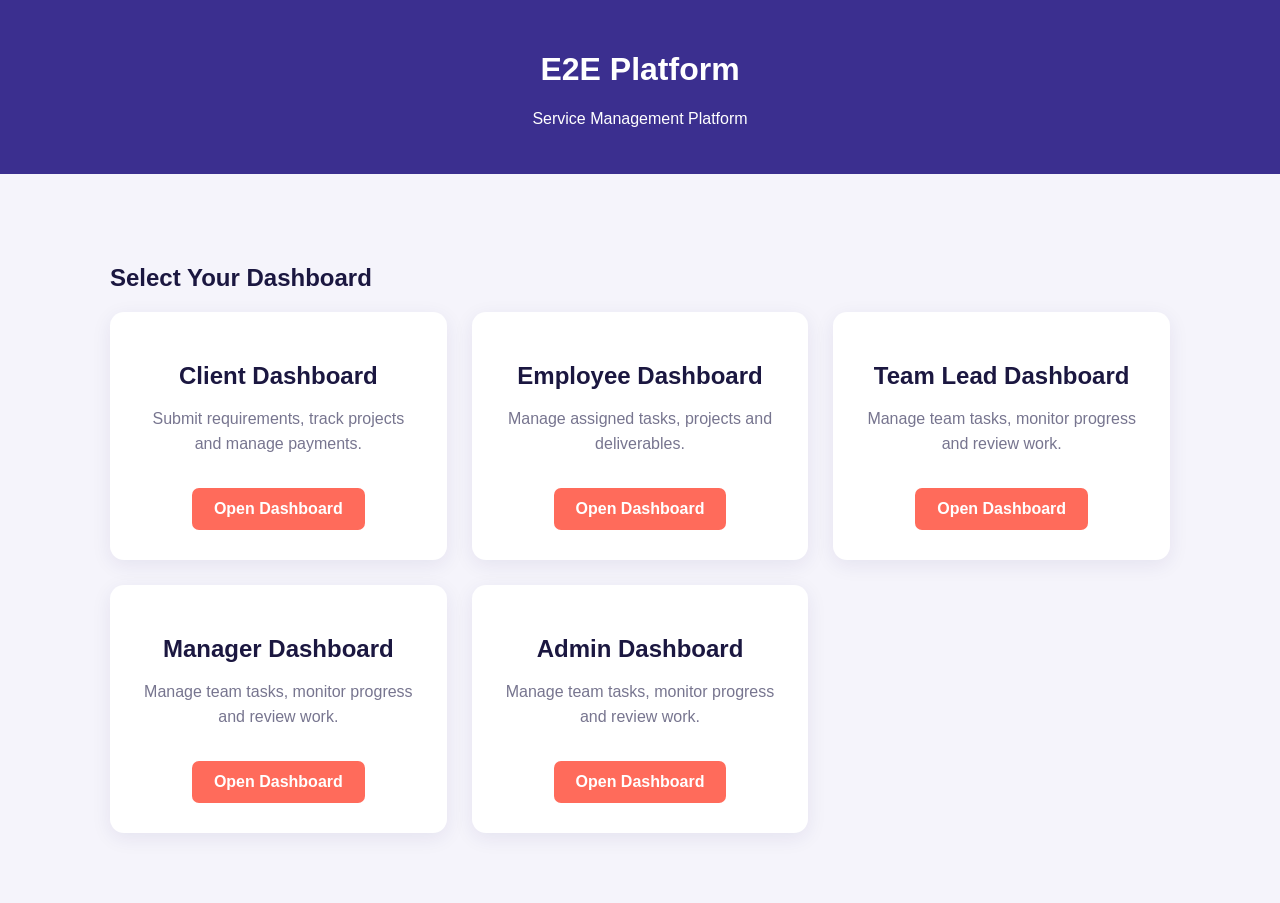
<file: index.html>
<!DOCTYPE html>
<html lang="en">
<head>
    <meta charset="UTF-8">
    <meta name="viewport" content="width=device-width, initial-scale=1.0">
    <title>E2E Platform</title>
    <style>
        * {
            box-sizing: border-box;
        }

        body {
            margin: 0;
            font-family: Arial, sans-serif;
            background: #f5f4fb;
            color: #1b1740;
        }

        header {
            background: #3b2f8f;
            color: white;
            padding: 30px;
            text-align: center;
        }

        .container {
            max-width: 1100px;
            margin: 50px auto;
            padding: 20px;
        }

        .dashboard-grid {
            display: grid;
            grid-template-columns: repeat(auto-fit, minmax(250px, 1fr));
            gap: 25px;
        }

        .dashboard-card {
            background: white;
            padding: 30px;
            border-radius: 14px;
            text-align: center;
            box-shadow: 0 5px 20px rgba(42, 31, 101, 0.08);
        }

        .dashboard-card h2 {
            margin-bottom: 12px;
        }

        .dashboard-card p {
            color: #77758f;
            line-height: 1.6;
        }

        .dashboard-card a {
            display: inline-block;
            margin-top: 15px;
            padding: 12px 22px;
            background: #ff6b5b;
            color: white;
            text-decoration: none;
            border-radius: 7px;
            font-weight: bold;
        }

        .dashboard-card a:hover {
            opacity: 0.9;
        }
    </style>
</head>
<body>

<header>
    <h1>E2E Platform</h1>
    <p>Service Management Platform</p>
</header>

<main class="container">
    <h2>Select Your Dashboard</h2>

    <div class="dashboard-grid">

        <div class="dashboard-card">
            <h2>Client Dashboard</h2>
            <p>Submit requirements, track projects and manage payments.</p>
            <a href="./E2E-Client-Dashboard/index.html">Open Dashboard</a>
        </div>

        <div class="dashboard-card">
            <h2>Employee Dashboard</h2>
            <p>Manage assigned tasks, projects and deliverables.</p>
            <a href="./E2E_Developer_Dashboard/index.html">Open Dashboard</a>
        </div>

        <div class="dashboard-card">
            <h2>Team Lead Dashboard</h2>
            <p>Manage team tasks, monitor progress and review work.</p>
            <a href="./E2E-TeamLead-Dashboard/index.html">Open Dashboard</a>
        </div>

        <div class="dashboard-card">
            <h2>Manager Dashboard</h2>
            <p>Manage team tasks, monitor progress and review work.</p>
            <a href="./E2E-Manager-Dashboard/index.html">Open Dashboard</a>
        </div>

        <div class="dashboard-card">
            <h2>Admin Dashboard</h2>
            <p>Manage team tasks, monitor progress and review work.</p>
            <a href="./E2E_Admin_Dashboard/index.html">Open Dashboard</a>
        </div>

    </div>
</main>

</body>
</html>
</file>
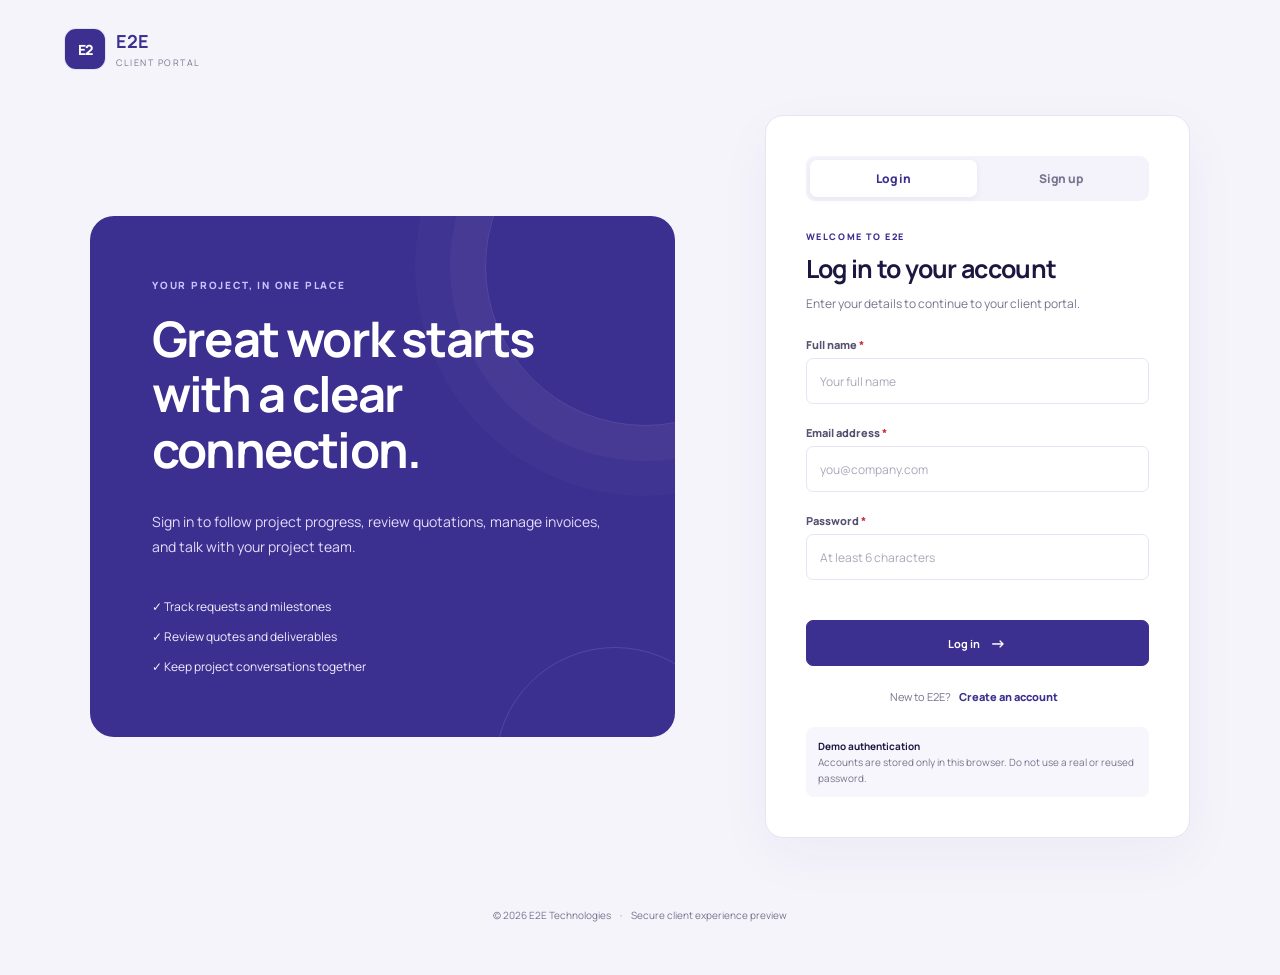
<file: E2E-Client-Dashboard/index.html>
<!doctype html>
  <html lang="en">
  <head>
    <meta charset="utf-8">
    <meta name="viewport" content="width=device-width, initial-scale=1">
    <meta name="theme-color" content="#3B2F8F">
    <title>E2E Client Portal</title>
    <link rel="preconnect" href="https://fonts.googleapis.com">
    <link rel="preconnect" href="https://fonts.gstatic.com" crossorigin>
    <link href="https://fonts.googleapis.com/css2?family=Manrope:wght@400;500;600;700;800&display=swap" rel="stylesheet">
    <link rel="stylesheet" href="style.css">
  </head>
  <body>
    <section class="auth-screen" id="authScreen" aria-labelledby="authTitle">
      <div class="auth-brand"><span class="brand-mark">E2</span><span><strong>E2E</strong><small>CLIENT PORTAL</small></span></div>
      <div class="auth-layout">
        <div class="auth-promo"><p class="eyebrow">YOUR PROJECT, IN ONE PLACE</p><h1>Great work starts with a clear connection.</h1><p>Sign in to follow project progress, review quotations, manage invoices, and talk with your project team.</p><div class="auth-points"><span>✓ Track requests and milestones</span><span>✓ Review quotes and deliverables</span><span>✓ Keep project conversations together</span></div><div class="auth-orbit orbit-one"></div><div class="auth-orbit orbit-two"></div></div>
        <div class="auth-card"><div class="auth-tabs"><button type="button" class="auth-tab active" data-auth-mode="login">Log in</button><button type="button" class="auth-tab" data-auth-mode="signup">Sign up</button></div>
          <p class="eyebrow">WELCOME TO E2E</p><h2 id="authTitle">Log in to your account</h2><p class="auth-subtitle" id="authSubtitle">Enter your details to continue to your client portal.</p>
          <form id="authForm" novalidate><div class="field" id="authNameField" hidden><label for="authName">Full name <span class="required">*</span></label><input id="authName" name="name" autocomplete="name" placeholder="Your full name"><small class="field-error"></small></div><div class="field"><label for="authEmail">Email address <span class="required">*</span></label><input id="authEmail" name="email" type="email" autocomplete="email" placeholder="you@company.com" required><small class="field-error"></small></div><div class="field"><label for="authPassword">Password <span class="required">*</span></label><input id="authPassword" name="password" type="password" autocomplete="current-password" placeholder="At least 6 characters" minlength="6" required><small class="field-error"></small></div><p class="auth-error" id="authError" role="alert"></p><button class="btn btn-primary auth-submit" id="authSubmit" type="submit">Log in <span>→</span></button></form>
          <p class="auth-switch" id="authSwitchText">New to E2E? <button type="button" data-auth-mode="signup">Create an account</button></p><p class="auth-demo-note"><strong>Demo authentication</strong><br>Accounts are stored only in this browser. Do not use a real or reused password.</p>
        </div>
      </div><p class="auth-footer">© 2026 E2E Technologies <span>·</span> Secure client experience preview</p>
    </section>
    <div class="app-shell" id="appShell">
      <aside class="sidebar" id="sidebar" aria-label="Main navigation">
        <a class="brand" href="#" data-page="dashboard" aria-label="E2E Client Portal home"><span class="brand-mark">E2</span><span><strong>E2E</strong><small>CLIENT PORTAL</small></span></a>
        <button class="mobile-close" id="closeSidebar" aria-label="Close navigation">×</button>
        <button class="new-request side-new" data-action="new-request"><span>＋</span> New Request</button>
        <p class="nav-label">WORKSPACE</p>
        <nav class="nav-list">
          <button class="nav-item active" data-page="dashboard"><span class="nav-icon">⌂</span>Dashboard</button>
          <button class="nav-item" data-page="requests"><span class="nav-icon">▤</span>My Requests <span class="nav-count">3</span></button>
          <button class="nav-item" data-page="quotations"><span class="nav-icon">▧</span>Quotations <span class="nav-count">1</span></button>
          <button class="nav-item" data-page="payments"><span class="nav-icon">₹</span>Payments</button>
          <button class="nav-item" data-page="invoices"><span class="nav-icon">▣</span>Invoices</button>
          <button class="nav-item" data-page="deliverables"><span class="nav-icon">◇</span>Deliverables <span class="nav-count">1</span></button>
          <button class="nav-item" data-page="messages"><span class="nav-icon">✉</span>Messages <span class="nav-count coral-count">2</span></button>
        </nav>
        <p class="nav-label profile-label">ACCOUNT</p>
        <nav class="nav-list"><button class="nav-item" data-page="profile"><span class="nav-icon">◎</span>Profile</button></nav>
        <div class="sidebar-bottom">
          <div class="support-card"><span class="support-icon">?</span><strong>Need a hand?</strong><p>Our team is here to help with your project.</p><button data-action="support">Contact support <span>↗</span></button></div>
          <div class="system-status"><span class="status-dot"></span><span>All systems operational</span></div>
        </div>
      </aside>
      <div class="mobile-scrim" id="scrim"></div>
      <main class="main-area">
        <header class="topbar">
          <button class="menu-toggle" id="menuToggle" aria-label="Open navigation">☰</button>
          <div class="crumb"><span>Client portal</span><span class="crumb-sep">/</span><strong id="topTitle">Dashboard</strong></div>
          <div class="top-actions">
            <label class="global-search"><span>⌕</span><input id="globalSearch" type="search" placeholder="Search requests..." aria-label="Search requests and projects"><kbd>⌘ K</kbd></label>
            <div class="notification-wrap"><button class="icon-button" id="notificationButton" aria-label="Notifications">♧<i></i></button><div class="notification-panel hidden" id="notificationPanel"><strong>Notifications</strong><p><b>Quotation received</b><small>Review QUO-002 when you have a moment.</small></p><p><b>Deliverable ready</b><small>Your landing page is waiting for review.</small></p><button class="text-button" data-page="quotations">View quotations</button></div></div>
            <button class="user-menu" data-page="profile"><span class="avatar">RS</span><span class="user-copy"><strong id="topUserName">Rahul Sharma</strong><small>Client Account</small></span><span class="chevron">⌄</span></button><button class="btn btn-small auth-logout" id="logoutButton" type="button">Log out</button>
          </div>
        </header>
        <section class="page-content" id="pageContent" aria-live="polite"></section>
        <footer class="footer"><span>© 2025 E2E Technologies</span><span><span class="status-dot"></span> Demo environment <span class="footer-sep">·</span> <a href="#" data-action="support">Help & support</a></span></footer>
      </main>
    </div>
    <div class="modal-backdrop hidden" id="modalBackdrop" role="presentation"><section class="modal" id="modal" role="dialog" aria-modal="true" aria-labelledby="modalTitle"><div class="modal-head"><div><p class="eyebrow">E2E CLIENT PORTAL</p><h2 id="modalTitle">Modal title</h2></div><button class="modal-close" id="modalClose" aria-label="Close dialog">×</button></div><div id="modalBody"></div></section></div>
    <div class="toast-region" id="toastRegion" aria-live="polite" aria-atomic="true"></div>
    <script src="app.js"></script>
  </body>
  </html>
</file>
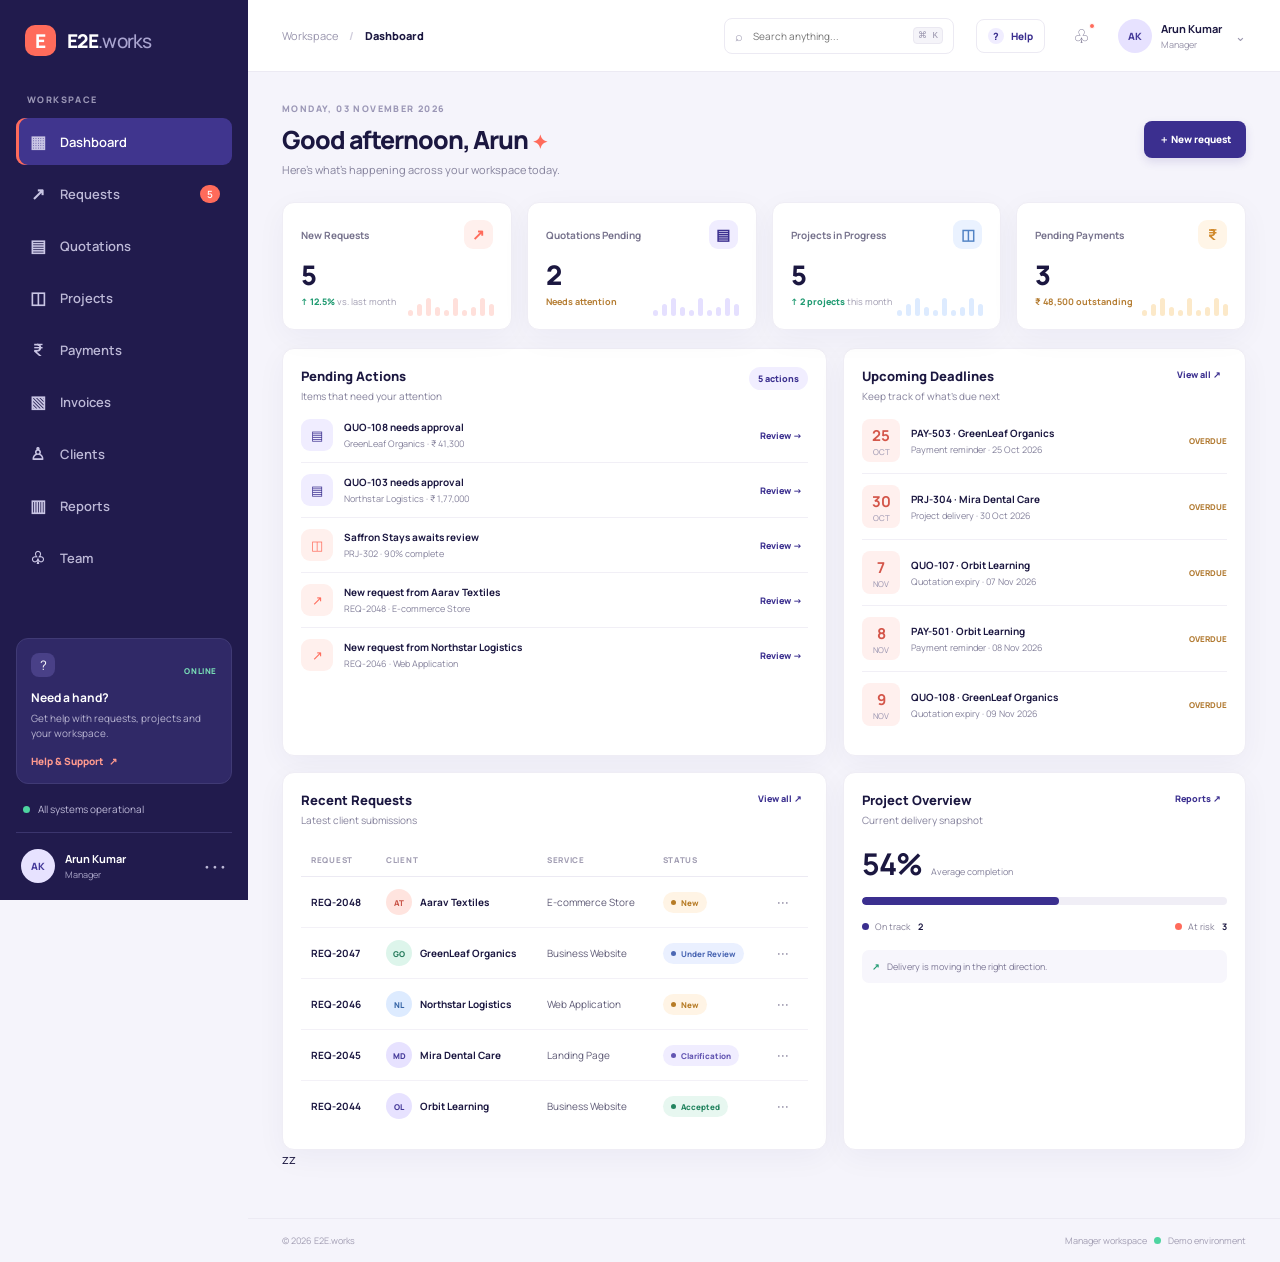
<file: E2E-Manager-Dashboard/index.html>
<!DOCTYPE html>
<html lang="en">
<head>
  <meta charset="UTF-8">
  <meta name="viewport" content="width=device-width, initial-scale=1.0">
  <meta name="description" content="E2E Manager Dashboard demo application">
  <title>E2E Manager Dashboard</title>
  <link rel="preconnect" href="https://fonts.googleapis.com">
  <link rel="preconnect" href="https://fonts.gstatic.com" crossorigin>
  <link href="https://fonts.googleapis.com/css2?family=Manrope:wght@400;500;600;700;800&display=swap" rel="stylesheet">
  <link rel="stylesheet" href="style.css">
</head>
<body>
  <div class="app-shell">
    <aside class="sidebar" id="sidebar">
      <a class="brand" href="#" aria-label="E2E dashboard home">
        <span class="brand-mark">E</span><span>E2E<span class="brand-light">.works</span></span>
      </a>
      <div class="workspace-label">WORKSPACE</div>
      <nav class="main-nav" aria-label="Main navigation">
        <button class="nav-item active" data-page="dashboard"><span class="nav-icon">▦</span>Dashboard</button>
        <button class="nav-item" data-page="requests"><span class="nav-icon">↗</span>Requests <span class="nav-count" id="requestNavCount">8</span></button>
        <button class="nav-item" data-page="quotations"><span class="nav-icon">▤</span>Quotations</button>
        <button class="nav-item" data-page="projects"><span class="nav-icon">◫</span>Projects</button>
        <button class="nav-item" data-page="payments"><span class="nav-icon">₹</span>Payments</button>
        <button class="nav-item" data-page="invoices"><span class="nav-icon">▧</span>Invoices</button>
        <button class="nav-item" data-page="clients"><span class="nav-icon">♙</span>Clients</button>
        <button class="nav-item" data-page="reports"><span class="nav-icon">▥</span>Reports</button>
        <button class="nav-item" data-page="team"><span class="nav-icon">♧</span>Team</button>
      </nav>
      <div class="sidebar-bottom">
        <div class="support-card">
          <div class="support-card-head"><span class="support-icon">?</span><span class="support-online">ONLINE</span></div>
          <strong>Need a hand?</strong>
          <p>Get help with requests, projects and your workspace.</p>
          <button class="support-link" type="button" data-action="open-help">Help &amp; Support <span>↗</span></button>
        </div>
        <div class="system-status"><span class="online-dot"></span><span>All systems operational</span></div>
        <button class="profile-mini profile-trigger" type="button" data-action="open-profile" aria-label="Open manager profile">
          <div class="avatar avatar-purple manager-avatar">AK</div>
          <span class="profile-mini-copy"><strong class="manager-name">Arun Kumar</strong><small>Manager</small></span>
          <span class="more-btn" aria-hidden="true">•••</span>
        </button>
      </div>
    </aside>

    <main class="main-area">
      <header class="topbar">
        <button class="mobile-menu" id="mobileMenu" aria-label="Toggle menu">☰</button>
        <div class="breadcrumb"><span>Workspace</span><b>/</b><strong id="pageTitle">Dashboard</strong></div>
        <div class="topbar-actions">
          <label class="global-search"><span>⌕</span><input id="globalSearch" type="search" placeholder="Search anything..." aria-label="Search anything"><kbd>⌘ K</kbd></label>
          <button class="top-help-btn" type="button" data-action="open-help"><span>?</span> Help</button>
          <button class="icon-btn notification-btn" id="notificationBtn" aria-label="Notifications">♧<i></i></button>
          <button class="top-profile profile-trigger" type="button" data-action="open-profile" aria-label="Open manager profile"><div class="avatar avatar-purple manager-avatar">AK</div><span class="top-profile-copy"><strong class="manager-name">Arun Kumar</strong><small>Manager</small></span><span class="chevron">⌄</span></button>
        </div>
      </header>

      <div class="content-wrap">
        <section class="page-section active" id="page-dashboard">
          <div class="welcome-row">
            <div><div class="eyebrow">MONDAY, 03 NOVEMBER 2026</div><h1>Good afternoon, Arun <span class="wave">✦</span></h1><p>Here's what's happening across your workspace today.</p></div>
            <button class="btn btn-primary" data-action="new-request">＋ New request</button>
          </div>
          <div class="stats-grid">
            <article class="stat-card"><div class="stat-top"><span>New Requests</span><span class="stat-icon coral">↗</span></div><div class="stat-number" id="statRequests">8</div><div class="stat-foot"><span class="trend-up">↑ 12.5%</span> <span>vs. last month</span></div><div class="mini-bars"><i></i><i></i><i></i><i></i><i></i><i></i><i></i><i></i><i></i><i></i></div></article>
            <article class="stat-card"><div class="stat-top"><span>Quotations Pending</span><span class="stat-icon purple">▤</span></div><div class="stat-number" id="statQuotes">3</div><div class="stat-foot"><span class="trend-neutral">Needs attention</span></div><div class="mini-bars purple-bars"><i></i><i></i><i></i><i></i><i></i><i></i><i></i><i></i><i></i><i></i></div></article>
            <article class="stat-card"><div class="stat-top"><span>Projects in Progress</span><span class="stat-icon blue">◫</span></div><div class="stat-number" id="statProjects">5</div><div class="stat-foot"><span class="trend-up">↑ 2 projects</span> <span>this month</span></div><div class="mini-bars blue-bars"><i></i><i></i><i></i><i></i><i></i><i></i><i></i><i></i><i></i><i></i></div></article>
            <article class="stat-card"><div class="stat-top"><span>Pending Payments</span><span class="stat-icon amber">₹</span></div><div class="stat-number" id="statPayments">2</div><div class="stat-foot"><span class="trend-neutral">₹ 48,500 outstanding</span></div><div class="mini-bars amber-bars"><i></i><i></i><i></i><i></i><i></i><i></i><i></i><i></i><i></i><i></i></div></article>
          </div>

          <div class="dashboard-grid">
            <section class="panel pending-panel">
              <div class="panel-heading"><div><h2>Pending Actions</h2><p>Items that need your attention</p></div><span class="soft-count" id="pendingCount">5 actions</span></div>
              <div id="pendingActions" class="action-list"></div>
            </section>
            <section class="panel deadlines-panel">
              <div class="panel-heading"><div><h2>Upcoming Deadlines</h2><p>Keep track of what's due next</p></div><button class="text-btn" data-page-link="projects">View all ↗</button></div>
              <div id="dashboardDeadlines" class="deadline-list"></div>
            </section>
            <section class="panel recent-panel">
              <div class="panel-heading"><div><h2>Recent Requests</h2><p>Latest client submissions</p></div><button class="text-btn" data-page-link="requests">View all ↗</button></div>
              <div class="table-wrap"><table><thead><tr><th>REQUEST</th><th>CLIENT</th><th>SERVICE</th><th>STATUS</th><th></th></tr></thead><tbody id="recentRequests"></tbody></table></div>
            </section>
            <section class="panel overview-panel">
              <div class="panel-heading"><div><h2>Project Overview</h2><p>Current delivery snapshot</p></div><button class="text-btn" data-page-link="reports">Reports ↗</button></div>
              <div class="overview-number"><strong id="overviewCompletion">68%</strong><span>Average completion</span></div>
              <div class="progress-track large"><span style="width:68%" id="overviewProgress"></span></div>
              <div class="overview-legend"><span><i class="legend-dot purple-dot"></i>On track <b id="onTrackCount">3</b></span><span><i class="legend-dot coral-dot"></i>At risk <b id="atRiskCount">2</b></span></div>
              <div class="overview-note"><span>↗</span> Delivery is moving in the right direction.</div>
            </section>
          </div>
        </section>

        <section class="page-section" id="page-requests">
          <div class="page-heading"><div><div class="eyebrow">CLIENT INTAKE</div><h1>Client Requests</h1><p>Review incoming requirements and decide the next step.</p></div><button class="btn btn-primary" data-action="new-request">＋ Add demo request</button></div>
          <div class="toolbar"><label class="search-field">⌕ <input id="requestSearch" placeholder="Search requests..."></label><select id="requestStatusFilter"><option value="all">All statuses</option><option>New</option><option>Under Review</option><option>Clarification</option><option>Accepted</option><option>Rejected</option></select><select id="requestServiceFilter"><option value="all">All services</option><option>Business Website</option><option>E-commerce Store</option><option>Web Application</option><option>Landing Page</option><option>Maintenance and Support</option></select></div>
          <div class="panel table-panel"><div class="table-wrap"><table><thead><tr><th>REQUEST ID</th><th>CLIENT</th><th>SERVICE</th><th>SUBMITTED</th><th>TIMELINE</th><th>STATUS</th><th></th></tr></thead><tbody id="requestsTable"></tbody></table></div></div>
        </section>
zz
        <section class="page-section" id="page-quotations">
          <div class="page-heading"><div><div class="eyebrow">COMMERCIALS</div><h1>Quotations</h1><p>Build, review and share client quotations.</p></div><button class="btn btn-primary" data-action="new-quotation">＋ Create quotation</button></div>
          <div class="stats-strip"><div><span>Total quotations</span><strong id="quoteTotal">6</strong></div><div><span>Awaiting approval</span><strong id="quoteAwaiting">3</strong></div><div><span>Sent to clients</span><strong id="quoteSent">2</strong></div><div><span>Accepted value</span><strong id="quoteValue">₹ 1,70,000</strong></div></div>
          <div class="toolbar"><label class="search-field">⌕ <input id="quoteSearch" placeholder="Search quotations..."></label><select id="quoteStatusFilter"><option value="all">All statuses</option><option>Draft</option><option>Pending Approval</option><option>Sent</option><option>Accepted</option><option>Rejected</option></select></div>
          <div class="panel table-panel"><div class="table-wrap"><table><thead><tr><th>QUOTE ID</th><th>CLIENT / REQUEST</th><th>SERVICE</th><th>AMOUNT</th><th>VALID UNTIL</th><th>STATUS</th><th></th></tr></thead><tbody id="quotationsTable"></tbody></table></div></div>
        </section>

        <section class="page-section" id="page-projects">
          <div class="page-heading"><div><div class="eyebrow">DELIVERY</div><h1>Projects</h1><p>Track delivery, ownership, milestones and progress.</p></div><button class="btn btn-primary" data-action="new-project">＋ Create project</button></div>
          <div class="toolbar"><label class="search-field">⌕ <input id="projectSearch" placeholder="Search projects..."></label><select id="projectStatusFilter"><option value="all">All statuses</option><option>Planning</option><option>In Progress</option><option>Client Review</option><option>On Hold</option><option>Completed</option></select><span id="projectCount" class="project-count" aria-live="polite"></span></div>
          <div class="project-grid" id="projectGrid"></div>
        </section>

        <section class="page-section" id="page-team">
          <div class="page-heading"><div><div class="eyebrow">PEOPLE & CAPACITY</div><h1>Team Coordination</h1><p>Review availability and workload before assigning ownership.</p></div><button class="btn btn-primary" data-action="new-assignment">＋ Assign team lead</button></div>
          <div class="team-summary" id="teamSummary"></div>
          <div class="team-grid" id="teamGrid"></div>
          <div class="panel table-panel"><div class="panel-heading"><div><h2>Project allocations</h2><p>Team ownership across active work</p></div></div><div class="table-wrap"><table><thead><tr><th>PROJECT</th><th>TEAM LEAD</th><th>DEVELOPERS</th><th>WORKLOAD</th><th>STATUS</th><th></th></tr></thead><tbody id="allocationTable"></tbody></table></div></div>
        </section>

        <section class="page-section" id="page-clients">
          <div class="page-heading"><div><div class="eyebrow">RELATIONSHIPS</div><h1>Clients</h1><p>Client directory with request and project history.</p></div></div>
          <div class="toolbar"><label class="search-field">⌕ <input id="clientSearch" placeholder="Search clients..."></label></div>
          <div class="client-grid" id="clientGrid"></div>
        </section>

        <section class="page-section" id="page-payments">
          <div class="page-heading"><div><div class="eyebrow">ACCOUNTS</div><h1>Payments</h1><p>Monitor payment progress. Verification requires a trusted provider or backend.</p></div></div>
          <div class="stats-strip"><div><span>Outstanding</span><strong>₹ 48,500</strong></div><div><span>Received (demo records)</span><strong>₹ 2,10,000</strong></div><div><span>Awaiting confirmation</span><strong id="paymentPendingCount">2</strong></div><div><span>Verified by provider</span><strong>0</strong></div></div>
          <div class="panel table-panel"><div class="table-wrap"><table><thead><tr><th>PAYMENT ID</th><th>CLIENT</th><th>PROJECT</th><th>AMOUNT</th><th>DUE DATE</th><th>STATUS</th></tr></thead><tbody id="paymentsTable"></tbody></table></div></div>
          <p class="notice"><span>ⓘ</span> Demo mode does not verify or settle payments. Payment status can only be confirmed by a production backend or payment-provider webhook.</p>
        </section>

        <section class="page-section" id="page-invoices">
          <div class="page-heading"><div><div class="eyebrow">ACCOUNTS</div><h1>Invoices</h1><p>View invoice records linked to client projects.</p></div><button class="btn btn-secondary" data-action="new-invoice">＋ Create demo invoice</button></div>
          <div class="panel table-panel"><div class="table-wrap"><table><thead><tr><th>INVOICE</th><th>CLIENT</th><th>PROJECT</th><th>ISSUED</th><th>DUE</th><th>AMOUNT</th><th>STATUS</th></tr></thead><tbody id="invoicesTable"></tbody></table></div></div>
        </section>

        <section class="page-section" id="page-reports">
          <div class="page-heading"><div><div class="eyebrow">INSIGHTS</div><h1>Reports & Analytics</h1><p>A live snapshot calculated from the current demo workspace.</p></div><button class="btn btn-secondary" id="exportReport">↓ Export CSV</button></div>
          <div class="report-grid" id="reportMetrics"></div>
          <div class="panel report-panel"><div class="panel-heading"><div><h2>Team workload</h2><p>Active project allocation by team lead</p></div></div><div id="workloadReport"></div></div>
          <div class="panel report-panel"><div class="panel-heading"><div><h2>Request conversion</h2><p>Request status distribution</p></div></div><div id="conversionReport"></div></div>
        </section>
      </div>
      <footer class="app-footer"><span>© 2026 E2E.works</span><span>Manager workspace <i></i> Demo environment</span></footer>
    </main>
  </div>

  <div class="modal-backdrop" id="modalBackdrop" aria-hidden="true">
    <section class="modal" role="dialog" aria-modal="true" aria-labelledby="modalTitle">
      <div class="modal-header"><div><span class="eyebrow" id="modalEyebrow">WORKSPACE</span><h2 id="modalTitle">Details</h2></div><button class="modal-close" id="modalClose" aria-label="Close">×</button></div>
      <div class="modal-body" id="modalBody"></div>
      <div class="modal-footer" id="modalFooter"></div>
    </section>
  </div>
  <div class="toast-region" id="toastRegion" aria-live="polite"></div>
  <script src="app.js"></script>
</body>
</html>
</file>
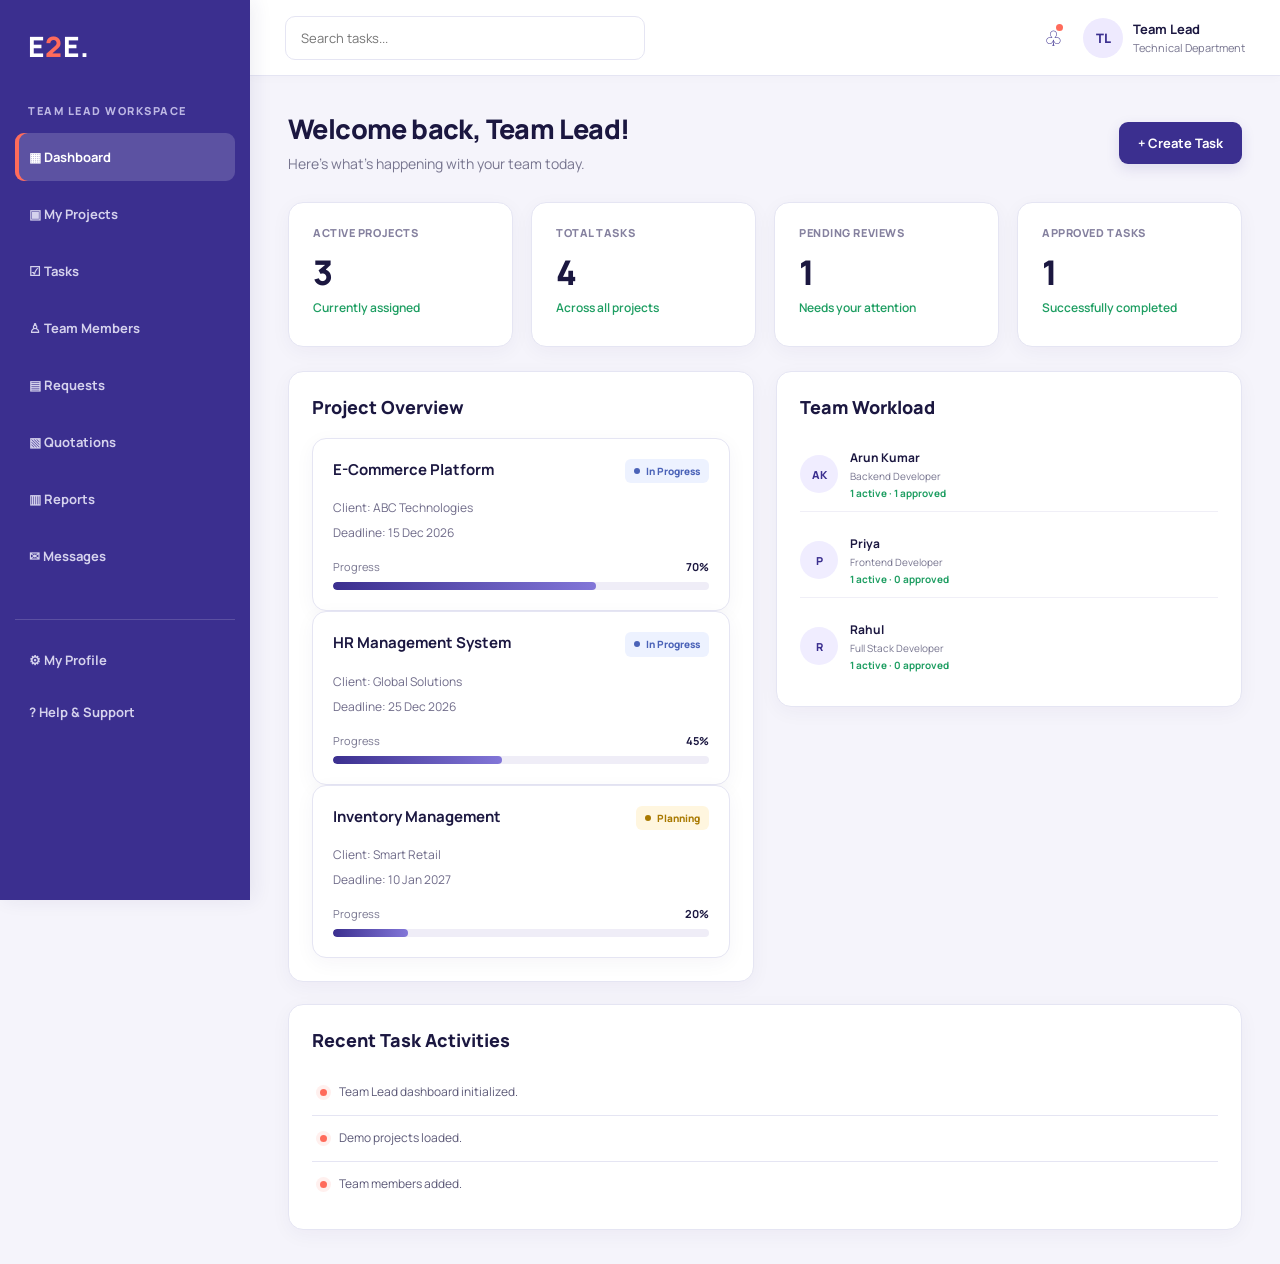
<file: E2E-TeamLead-Dashboard/index.html>
<!DOCTYPE html>
<html lang="en">
<head>
    <meta charset="UTF-8">
    <meta name="viewport" content="width=device-width, initial-scale=1.0">
    <title>E2E | Team Lead Dashboard</title>

    <link rel="preconnect" href="https://fonts.googleapis.com">
    <link rel="preconnect" href="https://fonts.gstatic.com" crossorigin>
    <link href="https://fonts.googleapis.com/css2?family=Manrope:wght@400;500;600;700;800&display=swap" rel="stylesheet">

    <link rel="stylesheet" href="style.css">
</head>
<body>

<div class="app">

    <aside class="sidebar" id="sidebar">
        <div class="logo">E<span>2</span>E.</div>
        <div class="role">TEAM LEAD WORKSPACE</div>

        <nav>
            <div class="nav-item active" data-page="dashboard">▦ Dashboard</div>
            <div class="nav-item" data-page="projects">▣ My Projects</div>
            <div class="nav-item" data-page="tasks">☑ Tasks</div>
            <div class="nav-item" data-page="team">♙ Team Members</div>
            <div class="nav-item" data-page="requests">▤ Requests</div>
            <div class="nav-item" data-page="quotations">▧ Quotations</div>
            <div class="nav-item" data-page="reports">▥ Reports</div>
            <div class="nav-item" data-page="messages">✉ Messages</div>
        </nav>  

        <div class="sidebar-bottom">
            <div class="nav-item" data-page="profile">⚙ My Profile</div>
            <div class="nav-item" onclick="showHelpSupport()">? Help & Support</div>
        </div>
    </aside>

    <main class="main">

        <header class="topbar">
            <button class="mobile-menu" onclick="toggleSidebar()">☰</button>

            <input type="search" class="search" id="globalSearch"
                   placeholder="Search tasks..." onkeydown="if(event.key === 'Enter') globalSearch()">

            <div class="top-actions">
                <div class="notification" id="notificationBell" onclick="showNotifications()">♧</div>
                <div class="profile">
                    <div class="avatar">TL</div>
                    <div class="profile-info">
                        <strong>Team Lead</strong>
                        <small>Technical Department</small>
                    </div>
                </div>
            </div>
        </header>

        <div class="content">

            <section class="page active" id="dashboard">
                <div class="page-header">
                    <div>
                        <h1>Welcome back, Team Lead!</h1>
                        <p>Here's what's happening with your team today.</p>
                    </div>
                    <button class="primary-btn" onclick="openTaskModal()">+ Create Task</button>
                </div>

                <div class="stats">
                    <div class="card">
                        <div class="stat-label">ACTIVE PROJECTS</div>
                        <div class="stat-number" id="activeProjects">0</div>
                        <div class="stat-note">Currently assigned</div>
                    </div>
                    <div class="card">
                        <div class="stat-label">TOTAL TASKS</div>
                        <div class="stat-number" id="totalTasks">0</div>
                        <div class="stat-note">Across all projects</div>
                    </div>
                    <div class="card">
                        <div class="stat-label">PENDING REVIEWS</div>
                        <div class="stat-number" id="pendingReviews">0</div>
                        <div class="stat-note">Needs your attention</div>
                    </div>
                    <div class="card">
                        <div class="stat-label">APPROVED TASKS</div>
                        <div class="stat-number" id="approvedTasks">0</div>
                        <div class="stat-note">Successfully completed</div>
                    </div>
                </div>

                <div class="grid">
                    <div class="card">
                        <h3 class="section-title">Project Overview</h3>
                        <div id="dashboardProjects"></div>
                    </div>
                    <div class="card">
                        <h3 class="section-title">Team Workload</h3>
                        <div id="dashboardTeam"></div>
                    </div>
                </div>

                <div class="card">
                    <h3 class="section-title">Recent Task Activities</h3>
                    <div id="recentActivities"></div>
                </div>
            </section>

            <section class="page" id="projects">
                <div class="page-header">
                    <div>
                        <h1>My Projects</h1>
                        <p>Manage assigned projects and monitor progress.</p>
                    </div>
                    <button class="primary-btn" onclick="openProjectModal()">+ Add Project</button>
                </div>
                <div class="grid" id="projectList"></div>
            </section>

            <section class="page" id="tasks">
                <div class="page-header">
                    <div>
                        <h1>Task Management</h1>
                        <p>Assign tasks, track progress and review submissions.</p>
                    </div>
                    <button class="primary-btn" onclick="openTaskModal()">+ Create Task</button>
                </div>

                <div class="table-card">
                    <div class="table-tools">
                        <input type="search" id="taskSearch" placeholder="Search tasks..." oninput="renderTasks()">
                        <select id="taskFilter" onchange="renderTasks()">
                            <option value="All">All Statuses</option>
                            <option>Pending</option>
                            <option>Assigned</option>
                            <option>In Progress</option>
                            <option>Submitted for Review</option>
                            <option>Revision Required</option>
                            <option>Approved</option>
                        </select>
                    </div>

                    <table>
                        <thead>
                            <tr>
                                <th>TASK</th>
                                <th>PROJECT</th>
                                <th>ASSIGNED TO</th>
                                <th>DEADLINE</th>
                                <th>STATUS</th>
                                <th>ACTIONS</th>
                            </tr>
                        </thead>
                        <tbody id="taskTable"></tbody>
                    </table>
                </div>
            </section>

            <section class="page" id="team">
                <div class="page-header">
                    <div>
                        <h1>Team Members</h1>
                        <p>Monitor developers and distribute workload.</p>
                    </div>
                    <button class="primary-btn" onclick="openMemberModal()">+ Add Member</button>
                </div>

                <div class="table-card">
                    <table>
                        <thead>
                            <tr>
                                <th>EMPLOYEE</th>
                                <th>ROLE</th>
                                <th>ACTIVE TASKS</th>
                                <th>APPROVED TASKS</th>
                                <th>STATUS</th>
                            </tr>
                        </thead>
                        <tbody id="teamTable"></tbody>
                    </table>
                </div>
            </section>

            <section class="page" id="requests">
                <div class="page-header">
                    <div>
                        <h1>Client Requests</h1>
                        <p>Review and manage project requirements.</p>
                    </div>
                </div>
                <div class="table-card">
                    <table>
                        <thead>
                            <tr>
                                <th>REQUEST</th>
                                <th>CLIENT</th>
                                <th>STATUS</th>
                                <th>SUBMITTED DATE</th>
                                <th>ACTIONS</th>
                            </tr>
                        </thead>
                        <tbody id="requestTable"></tbody>
                    </table>
                </div>
            </section>

            <section class="page" id="quotations">
                <div class="page-header">
                    <div>
                        <h1>Quotations</h1>
                        <p>View quotations and approval status.</p>
                    </div>
                </div>
                <div class="table-card">
                    <table>
                        <thead>
                            <tr>
                                <th>QUOTATION ID</th>
                                <th>PROJECT</th>
                                <th>AMOUNT</th>
                                <th>SUBMITTED DATE</th>
                                <th>STATUS</th>
                            </tr>
                        </thead>
                        <tbody id="quotationTable"></tbody>
                    </table>
                </div>
            </section>

            <section class="page" id="reports">
                <div class="page-header">
                    <div>
                        <h1>Reports & Analytics</h1>
                        <p>Understand team performance and task completion.</p>
                    </div>
                </div>

                <div class="stats">
                    <div class="card"><div class="stat-label">TOTAL TASKS</div><div class="stat-number" id="reportTotal">0</div></div>
                    <div class="card"><div class="stat-label">APPROVED</div><div class="stat-number" id="reportApproved">0</div></div>
                    <div class="card"><div class="stat-label">IN PROGRESS</div><div class="stat-number" id="reportProgress">0</div></div>
                    <div class="card"><div class="stat-label">REQUIRES REVIEW</div><div class="stat-number" id="reportReview">0</div></div>
                </div>

                <div class="card">
                    <h3 class="section-title">Task Completion Overview</h3>
                    <div id="reportBars"></div>
                    <button class="primary-btn" onclick="exportReport()">Download CSV Report</button>
                </div>
            </section>

            <section class="page" id="messages">
                <div class="page-header">
                    <div>
                        <h1>Messages</h1>
                        <p>Team communication and project updates.</p>
                    </div>
                </div>
                <div class="card">
                    <div id="messageList"></div>
                    <div class="form-group">
                        <textarea id="messageInput" placeholder="Write a message..."></textarea>
                    </div>
                    <button class="primary-btn" onclick="sendMessage()">Send Message</button>
                </div>
            </section>

            <section class="page" id="profile">
                <div class="page-header">
                    <div>
                        <h1>My Profile</h1>
                        <p>Manage your account information.</p>
                    </div>
                </div>
                <div class="card profile-form">
                    <div class="form-group">
                        <label>Full Name</label>
                        <input id="profileName" value="Team Lead">
                    </div>
                    <div class="form-group">
                        <label>Email</label>
                        <input id="profileEmail" value="teamlead@e2e.example">
                    </div>
                    <div class="form-group">
                        <label>Department</label>
                        <input id="profileDepartment" value="Technical Department">
                    </div>
                    <button class="primary-btn" onclick="saveProfile()">Save Changes</button>
                </div>
            </section>

        </div>
    </main>
</div>

<div class="modal" id="taskModal">
    <div class="modal-box">
        <h2>Create New Task</h2>
        <form id="taskForm">
            <div class="form-group">
                <label>Task Title</label>
                <input id="taskTitle" required>
            </div>
            <div class="form-group">
                <label>Project</label>
                <select id="taskProject"></select>
            </div>
            <div class="form-group">
                <label>Assign Developer</label>
                <select id="taskDeveloper"></select>
            </div>
            <div class="form-group">
                <label>Deadline</label>
                <input type="date" id="taskDeadline" required>
            </div>
            <div class="form-group">
                <label>Description</label>
                <textarea id="taskDescription"></textarea>
            </div>
            <div class="modal-actions">
                <button type="button" class="secondary-btn" onclick="closeModal('taskModal')">Cancel</button>
                <button class="primary-btn">Create Task</button>
            </div>
        </form>
    </div>
</div>

<div class="modal" id="taskDetailsModal" role="dialog" aria-modal="true" aria-labelledby="taskDetailsTitle">
    <div class="modal-box task-details-modal">
        <div class="task-details-modal-head">
            <h2 id="taskDetailsTitle">Task Details</h2>
            <button type="button" class="secondary-btn" onclick="closeModal('taskDetailsModal')" aria-label="Close task details">✕</button>
        </div>
        <div id="taskDetailsContent"></div>
        <div class="modal-actions">
            <button type="button" class="secondary-btn" onclick="closeModal('taskDetailsModal')">Close</button>
        </div>
    </div>
</div>

<div class="modal" id="projectModal">
    <div class="modal-box">
        <h2>Add Project</h2>
        <form id="projectForm">
            <div class="form-group">
                <label>Project Name</label>
                <input id="projectName" required>
            </div>
            <div class="form-group">
                <label>Client Name</label>
                <input id="projectClient" required>
            </div>
            <div class="form-group">
                <label>Deadline</label>
                <input type="date" id="projectDeadline">
            </div>
            <div class="modal-actions">
                <button type="button" class="secondary-btn" onclick="closeModal('projectModal')">Cancel</button>
                <button class="primary-btn">Add Project</button>
            </div>
        </form>
    </div>
</div>

<div class="modal" id="memberModal">
    <div class="modal-box">
        <h2>Add Team Member</h2>
        <form id="memberForm">
            <div class="form-group">
                <label>Employee Name</label>
                <input id="memberName" required>
            </div>
            <div class="form-group">
                <label>Role</label>
                <input id="memberRole" required>
            </div>
            <div class="form-group">
                <label>Email</label>
                <input type="email" id="memberEmail" required>
            </div>
            <div class="modal-actions">
                <button type="button" class="secondary-btn" onclick="closeModal('memberModal')">Cancel</button>
                <button class="primary-btn">Add Member</button>
            </div>
        </form>
    </div>
</div>

<div class="modal" id="reviewModal">
    <div class="modal-box">
        <h2>Review Task Submission</h2>
        <p id="reviewTaskName"></p>
        <div class="form-group">
            <label>Review Comments</label>
            <textarea id="reviewComment" placeholder="Enter feedback..."></textarea>
        </div>
        <div class="modal-actions">
            <button class="danger-btn" onclick="submitReview('Revision Required')">Request Revision</button>
            <button class="primary-btn" onclick="submitReview('Approved')">Approve Task</button>
        </div>
        <button class="secondary-btn cancel-full" onclick="closeModal('reviewModal')">Cancel</button>
    </div>
</div>

<script src="app.js"></script>
</body>
</html>
</file>
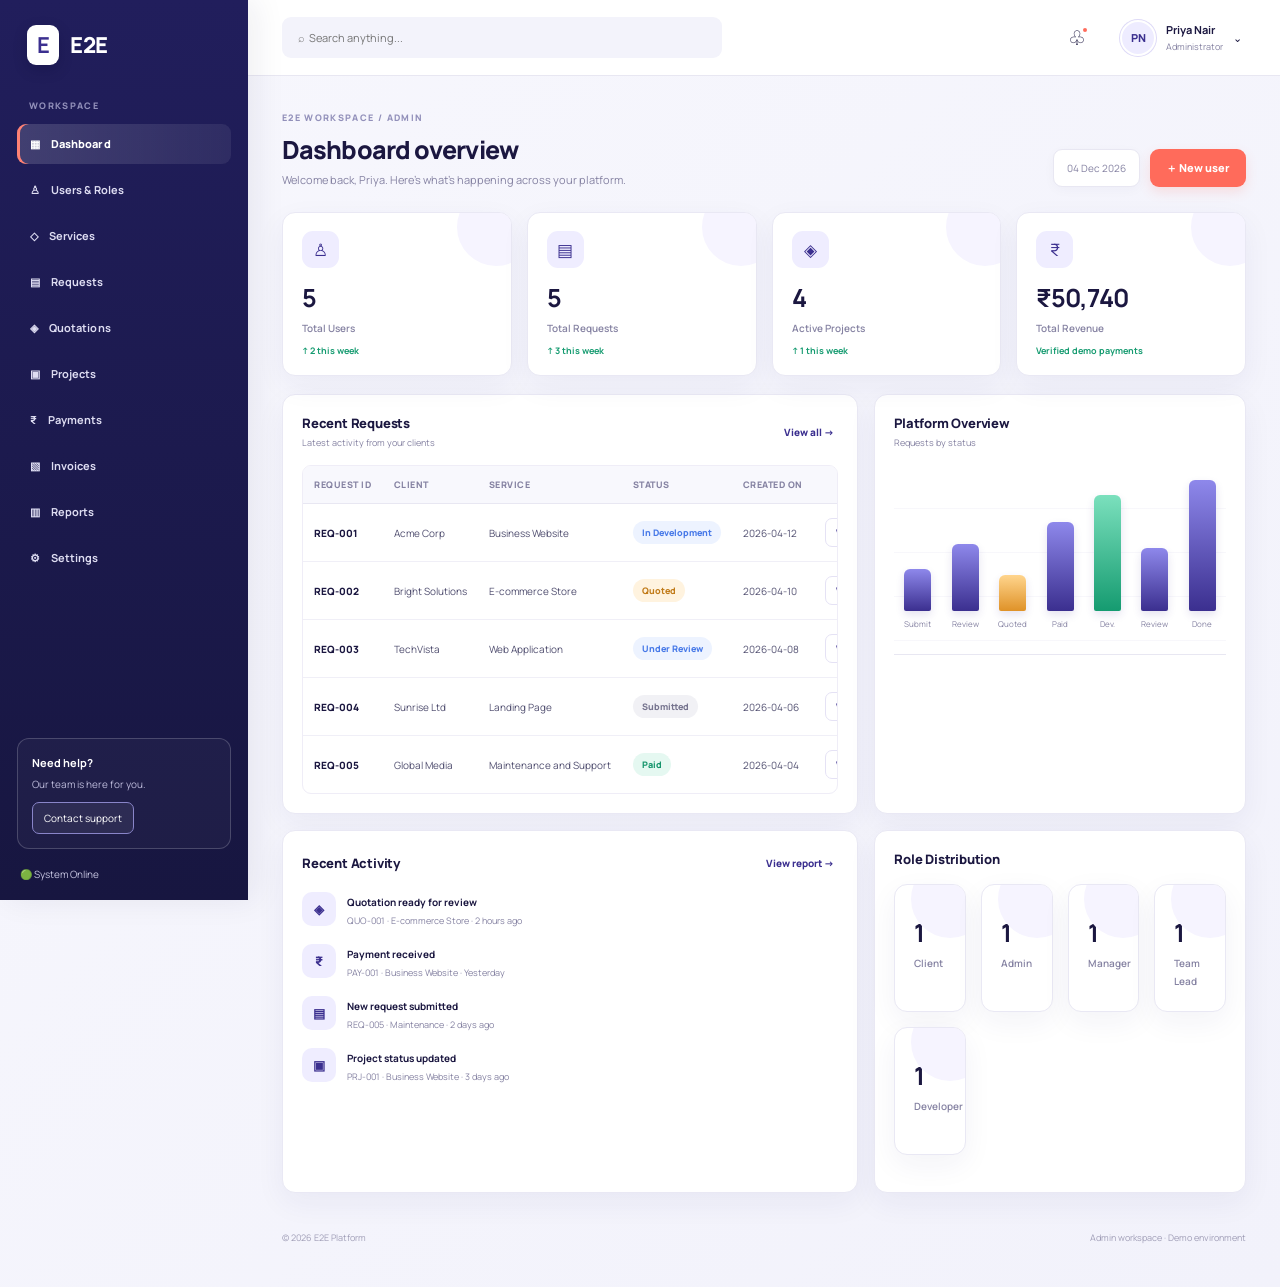
<file: E2E_Admin_Dashboard/index.html>
<!doctype html>
<html lang="en">
  <head>
    <meta charset="UTF-8" />
    <meta name="viewport" content="width=device-width,initial-scale=1" />
    <title>E2E | Admin Dashboard</title>
    <link rel="preconnect" href="https://fonts.googleapis.com" />
    <link
      href="https://fonts.googleapis.com/css2?family=Manrope:wght@400;500;600;700;800&display=swap"
      rel="stylesheet"
    />
    <link rel="stylesheet" href="style.css" />
  </head>
  <body>
    <aside class="sidebar" id="sidebar">
      <a class="brand" href="#">
        <b>E</b>
        E2E
      </a>
      <small class="nav-label">WORKSPACE</small>
      <nav id="nav">
        <button class="active" data-page="dashboard">▦　Dashboard</button>
        <button data-page="users">♙　Users &amp; Roles</button>
        <button data-page="services">◇　Services</button>
        <button data-page="requests">▤　Requests</button>
        <button data-page="quotations">◈　Quotations</button>
        <button data-page="projects">▣　Projects</button>
        <button data-page="payments">₹　Payments</button>
        <button data-page="invoices">▧　Invoices</button>
        <button data-page="reports">▥　Reports</button>
        <button data-page="settings">⚙　Settings</button>
      </nav>
      <div class="side-bottom">
        <div class="support">
          <b>Need help?</b>
          <p>Our team is here for you.</p>
          <button id="support">Contact support</button>
        </div>
        <small>🟢 System Online</small>
      </div>
    </aside>
    <main>
      <header class="topbar">
        <button class="mobile" id="menu">☰</button>
        <input id="globalSearch" placeholder="⌕  Search anything..." />
        <div class="top-right">
          <button id="notify">
            ♧
            <i></i>
          </button>
          <button id="profile">
            <span class="avatar">PN</span>
            <span>
              <b>Priya Nair</b>
              <small>Administrator</small>
            </span>
            ⌄
          </button>
          <div id="profileMenu" class="profile-menu hidden">
            <button id="reset">Reset demo data</button>
          </div>
        </div>
      </header>
      <section class="content">
        <div class="page-head">
          <div>
            <small class="eyebrow">E2E WORKSPACE / ADMIN</small>
            <h1 id="title">Dashboard overview</h1>
            <p id="subtitle">Welcome back, Priya. Here's what's happening across your platform.</p>
          </div>
          <div class="head-actions">
            <span id="today" class="date"></span>
            <button id="primary" class="primary">＋ New user</button>
          </div>
        </div>
        <div id="view"></div>
        <footer>
          © 2026 E2E Platform
          <span>Admin workspace · Demo environment</span>
        </footer>
      </section>
    </main>
    <div id="modal" class="overlay hidden">
      <section class="dialog">
        <div class="dialog-head">
          <div>
            <small class="eyebrow">E2E WORKSPACE</small>
            <h2 id="modalTitle">Create record</h2>
          </div>
          <button id="close" class="x">×</button>
        </div>
        <form id="form">
          <div id="fields" class="fields"></div>
          <div class="modal-actions">
            <button type="button" id="cancel" class="light">Cancel</button>
            <button class="primary">Save changes</button>
          </div>
        </form>
      </section>
    </div>
    <div id="toasts" class="toasts"></div>
    <script src="app.js"></script>
  </body>
</html>
</file>
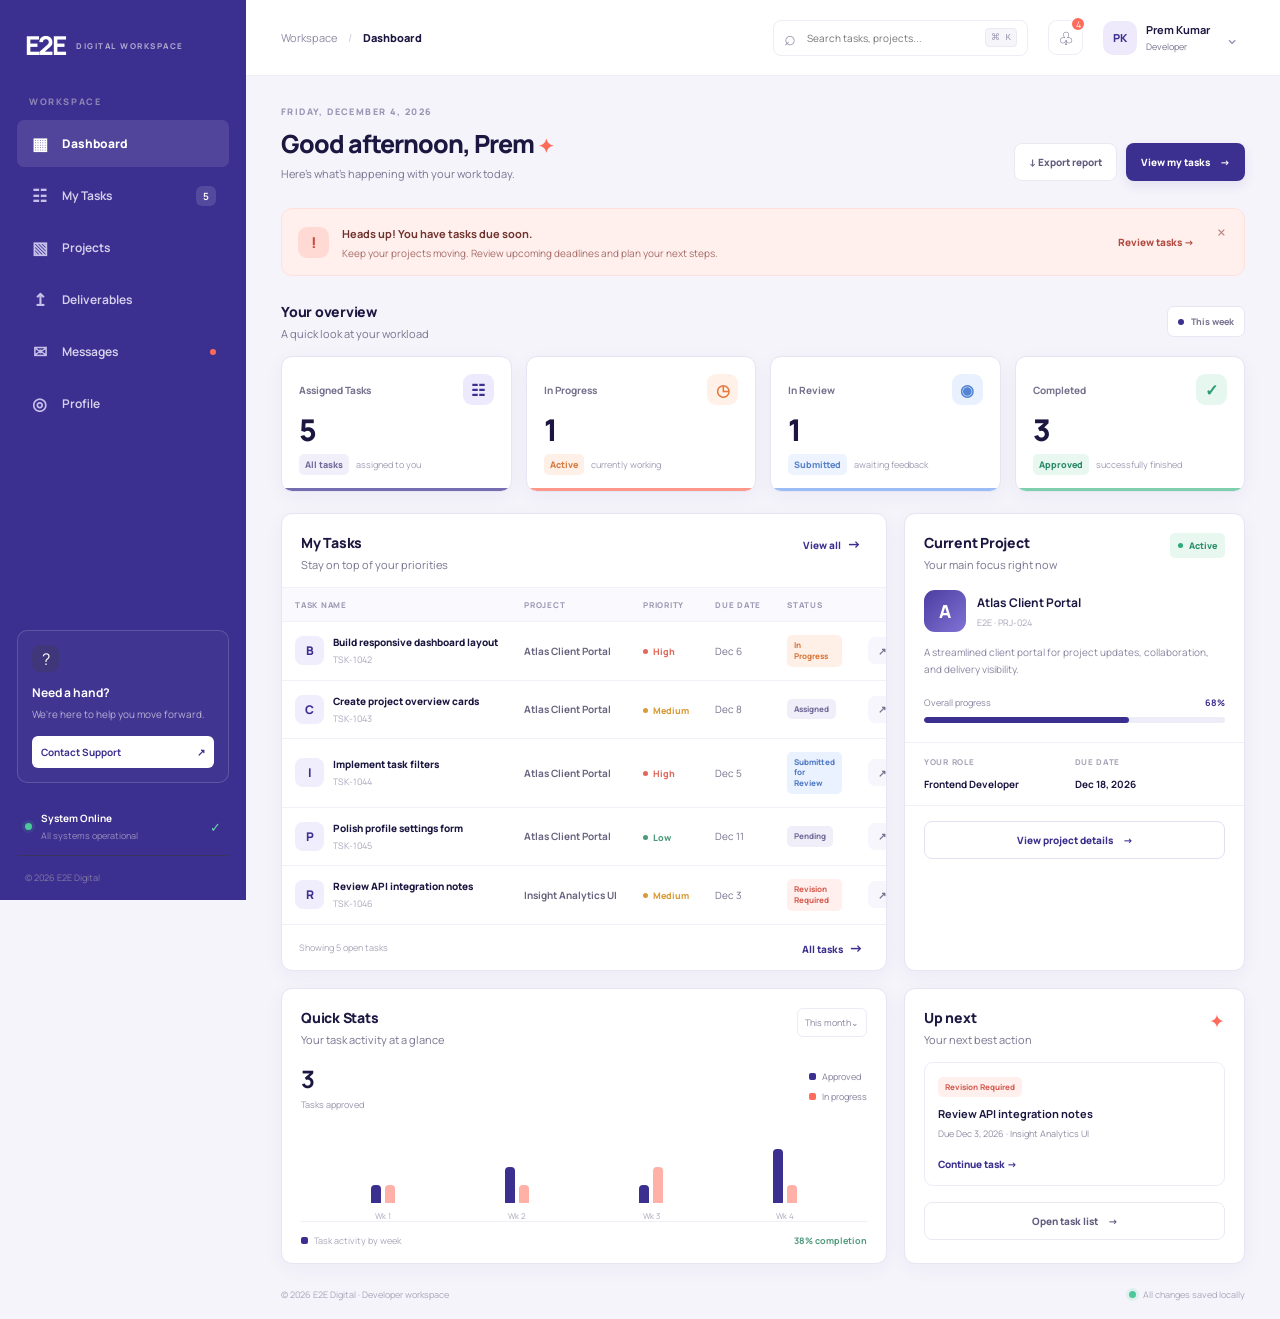
<file: E2E_Developer_Dashboard/index.html>
<!DOCTYPE html>
<html lang="en">
<head>
  <meta charset="UTF-8">
  <meta name="viewport" content="width=device-width, initial-scale=1.0">
  <meta name="theme-color" content="#3B2F8F">
  <title>E2E | Developer Dashboard</title>
  <link rel="preconnect" href="https://fonts.googleapis.com">
  <link rel="preconnect" href="https://fonts.gstatic.com" crossorigin>
  <link href="https://fonts.googleapis.com/css2?family=Manrope:wght@400;500;600;700;800&display=swap" rel="stylesheet">
  <link rel="stylesheet" href="style.css">
</head>
<body>
  <div class="app-shell">
    <aside class="sidebar" id="sidebar" aria-label="Main navigation">
      <a class="brand" href="#" aria-label="E2E home"><span class="brand-mark">E2E</span><span class="brand-caption">DIGITAL WORKSPACE</span></a>
      <div class="workspace-label">WORKSPACE</div>
      <nav class="nav-list">
        <button class="nav-item active" data-view="dashboard"><span class="nav-icon">▦</span>Dashboard</button>
        <button class="nav-item" data-view="tasks"><span class="nav-icon">☷</span>My Tasks <span class="nav-count" id="navTaskCount">5</span></button>
        <button class="nav-item" data-view="projects"><span class="nav-icon">▧</span>Projects</button>
        <button class="nav-item" data-view="deliverables"><span class="nav-icon">↥</span>Deliverables</button>
        <button class="nav-item" data-view="messages"><span class="nav-icon">✉</span>Messages <span class="nav-dot" id="messageDot"></span></button>
        <button class="nav-item" data-view="profile"><span class="nav-icon">◎</span>Profile</button>
      </nav>
      <div class="sidebar-bottom">
        <div class="support-card"><div class="support-icon">?</div><strong>Need a hand?</strong><p>We're here to help you move forward.</p><button id="supportBtn">Contact Support <span>↗</span></button></div>
        <div class="system-status"><span class="online-dot"></span><span><b>System Online</b><small>All systems operational</small></span><span class="status-check">✓</span></div>
        <div class="sidebar-footer">© 2026 E2E Digital</div>
      </div>
    </aside>

    <main class="main-area">
      <header class="topbar">
        <button class="mobile-menu" id="mobileMenu" aria-label="Toggle navigation">☰</button>
        <div class="breadcrumbs"><span>Workspace</span><span class="crumb-slash">/</span><strong id="breadcrumbCurrent">Dashboard</strong></div>
        <div class="top-actions">
          <label class="search-box"><span>⌕</span><input id="globalSearch" type="search" placeholder="Search tasks, projects..." aria-label="Search tasks and projects"><kbd>⌘ K</kbd></label>
          <div class="notification-wrap"><button class="icon-button" id="notificationBtn" aria-label="Notifications">♧<span class="notification-badge" id="notificationBadge">3</span></button><div class="notification-popover hidden" id="notificationPopover"><div class="popover-heading"><strong>Notifications</strong><button id="markReadBtn">Mark all read</button></div><div id="notificationList"></div></div></div>
          <div class="top-profile"><div class="avatar" id="topAvatar">PG</div><div><strong id="topName">Prem Kumar</strong><small>Developer</small></div><button class="chevron" data-view="profile" aria-label="Open profile">⌄</button></div>
        </div>
      </header>

      <section class="page-content">
        <div class="page-heading">
          <div><div class="eyebrow" id="todayLabel">THURSDAY, OCTOBER 29, 2026</div><h1 id="pageTitle">Good afternoon, Prem <span class="wave">✦</span></h1><p id="pageSubtitle">Here's what's happening with your work today.</p></div>
          <div class="heading-actions"><button class="button button-light" id="exportBtn">↓ Export report</button><button class="button button-primary" id="viewTasksBtn">View my tasks <span>→</span></button></div>
        </div>

        <div id="view-dashboard" class="view active-view">
          <div class="notice-banner"><div class="notice-symbol">!</div><div><strong>Heads up! You have tasks due soon.</strong><p>Keep your projects moving. Review upcoming deadlines and plan your next steps.</p></div><button data-view="tasks" class="notice-link">Review tasks <span>→</span></button><button class="dismiss-notice" id="dismissNotice" aria-label="Dismiss notice">×</button></div>
          <div class="section-heading"><div><h2>Your overview</h2><p>A quick look at your workload</p></div><span class="period-pill"><span class="tiny-dot"></span> This week</span></div>
          <div class="stats-grid">
            <article class="stat-card"><div class="stat-top"><span>Assigned Tasks</span><span class="stat-icon purple">☷</span></div><div class="stat-value" id="assignedStat">5</div><div class="stat-foot"><span class="mini-pill neutral">All tasks</span><span class="muted">assigned to you</span></div><div class="stat-accent purple-accent"></div></article>
            <article class="stat-card"><div class="stat-top"><span>In Progress</span><span class="stat-icon orange">◷</span></div><div class="stat-value" id="progressStat">2</div><div class="stat-foot"><span class="mini-pill orange-pill">Active</span><span class="muted">currently working</span></div><div class="stat-accent orange-accent"></div></article>
            <article class="stat-card"><div class="stat-top"><span>In Review</span><span class="stat-icon blue">◉</span></div><div class="stat-value" id="reviewStat">1</div><div class="stat-foot"><span class="mini-pill blue-pill">Submitted</span><span class="muted">awaiting feedback</span></div><div class="stat-accent blue-accent"></div></article>
            <article class="stat-card"><div class="stat-top"><span>Completed</span><span class="stat-icon green">✓</span></div><div class="stat-value" id="completedStat">3</div><div class="stat-foot"><span class="mini-pill green-pill">Approved</span><span class="muted">successfully finished</span></div><div class="stat-accent green-accent"></div></article>
          </div>
          <div class="dashboard-grid">
            <section class="panel task-panel"><div class="panel-heading"><div><h2>My Tasks</h2><p>Stay on top of your priorities</p></div><button class="text-button" data-view="tasks">View all <span>→</span></button></div>
              <div class="table-wrap"><table><thead><tr><th>TASK NAME</th><th>PROJECT</th><th>PRIORITY</th><th>DUE DATE</th><th>STATUS</th><th></th></tr></thead><tbody id="dashboardTaskRows"></tbody></table></div>
              <div class="panel-bottom"><span id="taskTableCount">Showing your assigned tasks</span><button class="text-button" data-view="tasks">All tasks <span>→</span></button></div>
            </section>
            <section class="panel project-panel"><div class="panel-heading"><div><h2>Current Project</h2><p>Your main focus right now</p></div><span class="live-tag"><span></span> Active</span></div>
              <div class="project-hero"><div class="project-logo">A</div><div><h3 id="currentProjectName">Atlas Client Portal</h3><p id="currentProjectCode">E2E · PRJ-024</p></div></div>
              <p class="project-description" id="currentProjectDescription">Building a streamlined client portal for project updates and collaboration.</p>
              <div class="progress-label"><span>Overall progress</span><strong id="projectProgressText">68%</strong></div><div class="progress-track"><span id="projectProgressBar" style="width:68%"></span></div>
              <div class="project-meta"><div><small>YOUR ROLE</small><strong>Frontend Developer</strong></div><div><small>DUE DATE</small><strong id="currentProjectDue">Nov 12, 2026</strong></div></div>
              <button class="button button-outline full-width" id="projectDetailsBtn">View project details <span>→</span></button>
            </section>
            <section class="panel quick-stats"><div class="panel-heading"><div><h2>Quick Stats</h2><p>Your task activity at a glance</p></div><span class="chart-period">This month⌄</span></div><div class="chart-summary"><div><strong id="chartDone">3</strong><small>Tasks approved</small></div><div class="chart-legend"><span><i class="legend-purple"></i>Approved</span><span><i class="legend-orange"></i>In progress</span></div></div><div class="bar-chart" id="barChart" aria-label="Weekly task activity chart"></div><div class="chart-footer"><span><i class="legend-purple"></i> Task activity by week</span><strong id="chartCompletion">60% completion</strong></div></section>
            <section class="panel focus-panel"><div class="panel-heading"><div><h2>Up next</h2><p>Your next best action</p></div><span class="sparkle">✦</span></div><div id="nextTaskContent"></div><button class="button button-light full-width" data-view="tasks">Open task list <span>→</span></button></section>
          </div>
        </div>

        <div id="view-tasks" class="view">
          <div class="section-heading"><div><h2>My Tasks</h2><p>Manage your assigned work from start to review.</p></div><span class="period-pill" id="taskCountPill">5 tasks</span></div>
          <div class="filter-panel"><label class="filter-field">Search tasks<input id="taskSearch" type="search" placeholder="Find a task..."></label><label class="filter-field">Project<select id="projectFilter"><option value="">All projects</option></select></label><label class="filter-field">Priority<select id="priorityFilter"><option value="">All priorities</option><option>High</option><option>Medium</option><option>Low</option></select></label><label class="filter-field">Due date<select id="dueFilter"><option value="">Any date</option><option value="overdue">Overdue</option><option value="week">Next 7 days</option><option value="later">Later</option></select></label><label class="filter-field">Status<select id="statusFilter"><option value="">All statuses</option><option>Pending</option><option>Assigned</option><option>In Progress</option><option>Submitted for Review</option><option>Revision Required</option><option>Approved</option></select></label><button class="button button-light clear-filters" id="clearFilters">Reset</button></div>
          <section class="panel"><div class="panel-heading"><div><h2>Assigned to me</h2><p>Only tasks assigned to your demo account are shown.</p></div></div><div class="table-wrap"><table><thead><tr><th>TASK NAME</th><th>PROJECT</th><th>PRIORITY</th><th>DUE DATE</th><th>STATUS</th><th>ACTION</th></tr></thead><tbody id="allTaskRows"></tbody></table></div><div class="empty-state hidden" id="emptyTasks">No tasks match these filters. Try adjusting your search.</div></section>
        </div>

        <div id="view-projects" class="view">
          <div class="section-heading"><div><h2>My Projects</h2><p>Project spaces you have been assigned to.</p></div><span class="period-pill" id="projectCountPill">2 projects</span></div><div class="project-grid" id="projectGrid"></div>
        </div>

        <div id="view-deliverables" class="view">
          <div class="section-heading"><div><h2>Deliverables</h2><p>Share completed work with your Team Lead for review.</p></div><button class="button button-primary" id="newDeliverableBtn">＋ New submission</button></div>
          <div class="info-banner"><span>ⓘ</span><p><strong>Demo file references only.</strong> This prototype stores text and links in your browser. Real file storage, malware scanning, access control, and secure uploads require a backend.</p></div>
          <div class="deliverable-layout"><section class="panel"><div class="panel-heading"><div><h2>Submit a deliverable</h2><p>Attach a reference and describe what is ready.</p></div></div><form id="deliverableForm" class="form-grid"><label>Related task<select id="deliverableTask" required></select></label><label>Deliverable title<input id="deliverableTitle" required maxlength="100" placeholder="e.g. Responsive dashboard UI"></label><label>Demo file reference<input id="deliverableFile" maxlength="180" placeholder="e.g. dashboard-v2.zip (reference only)"></label><label>Link to completed work<input id="deliverableLink" type="url" placeholder="https://..." maxlength="500"></label><label class="full-span">Description<textarea id="deliverableDescription" rows="3" required maxlength="1000" placeholder="What does this deliverable include?"></textarea></label><label class="full-span">Submission notes<textarea id="deliverableNotes" rows="2" maxlength="1000" placeholder="Anything your Team Lead should know?"></textarea></label><div class="full-span form-actions"><button type="reset" class="button button-light">Clear</button><button type="submit" class="button button-primary">Send for review ↗</button></div></form></section><section class="panel"><div class="panel-heading"><div><h2>Submission history</h2><p>Your recent deliverables</p></div></div><div id="deliverableHistory" class="stack-list"></div></section></div>
        </div>

        <div id="view-messages" class="view">
          <div class="section-heading"><div><h2>Messages</h2><p>Project conversations with your Team Lead.</p></div><span class="period-pill">Demo workspace</span></div>
          <section class="panel messages-panel"><aside class="conversation-list"><div class="conversation-title">PROJECT CHATS</div><div id="conversationList"></div></aside><section class="chat-area"><div class="chat-header" id="chatHeader"><div class="avatar lead-avatar">AK</div><div><strong>Arun Kumar</strong><small>Team Lead · Atlas Client Portal</small></div><span class="online-dot"></span></div><div class="chat-messages" id="chatMessages" aria-live="polite"></div><form id="messageForm" class="chat-compose"><label class="sr-only" for="messageInput">Write a message</label><input id="messageInput" maxlength="1500" placeholder="Write a message..." required><button class="button button-primary" type="submit" aria-label="Send message">Send ↗</button></form></section></section>
        </div>

        <div id="view-profile" class="view">
          <div class="section-heading"><div><h2>My Profile</h2><p>Manage your developer details and preferences.</p></div><span class="period-pill">Developer account</span></div>
          <div class="profile-layout"><section class="panel profile-card"><div class="profile-cover"></div><div class="profile-identity"><div class="profile-avatar" id="profileAvatar">PG</div><h2 id="profileDisplayName">Prem Kumar</h2><p>Developer · E2E Digital</p><span class="live-tag"><span></span> Active member</span></div><div class="profile-details"><div><small>ASSIGNED ROLE</small><strong>Developer</strong></div><div><small>WORKSPACE</small><strong>E2E Digital</strong></div><div><small>ACCESS LEVEL</small><strong>Assigned projects only</strong></div></div></section><section class="panel"><div class="panel-heading"><div><h2>Personal information</h2><p>Changes are saved locally in this demo.</p></div></div><form id="profileForm" class="form-grid"><label>Full name<input id="profileName" required maxlength="80"></label><label>Email address<input id="profileEmail" type="email" required maxlength="120"></label><label>Role<input value="Developer" disabled></label><label>Team Lead<input value="Arun Kumar" disabled></label><div class="full-span preference-box"><div><strong>Notification preferences</strong><p>Choose which demo alerts you want to see.</p></div><label class="check-row"><input id="prefAssignments" type="checkbox"> New task assignments</label><label class="check-row"><input id="prefDeadlines" type="checkbox"> Upcoming deadlines</label><label class="check-row"><input id="prefReviews" type="checkbox"> Review updates and revisions</label><label class="check-row"><input id="prefMessages" type="checkbox"> New messages</label></div><div class="full-span form-actions"><span class="save-message" id="profileSaveMessage" role="status"></span><button class="button button-primary" type="submit">Save changes</button></div></form></section></div>
        </div>
        <footer class="page-footer"><span>© 2026 E2E Digital · Developer workspace</span><span><i class="online-dot"></i> All changes saved locally</span></footer>
      </section>
    </main>
  </div>

  <div class="modal-backdrop hidden" id="taskModal" role="dialog" aria-modal="true" aria-labelledby="taskModalTitle"><section class="modal task-modal"><div class="modal-header"><div><span class="eyebrow" id="taskModalId">TASK DETAILS</span><h2 id="taskModalTitle">Task title</h2></div><button class="modal-close" data-close-modal aria-label="Close task details">×</button></div><div id="taskModalBody"></div></section></div>
  <div class="toast-region" id="toastRegion" aria-live="polite" aria-atomic="true"></div>
  <script src="app.js"></script>
</body>
</html>
</file>
<file: E2E-Client-Dashboard/style.css>
@import url("https://fonts.googleapis.com/css2?family=Manrope:wght@400;500;600;700;800&display=swap");
:root {
  --indigo: #3b2f8f;
  --indigo-dark: #292164;
  --coral: #ff6b5b;
  --bg: #f5f4fb;
  --text: #1b1740;
  --muted: #77758f;
  --line: #e5e5f3;
  --green: #1e9e62;
  --amber: #f2b01e;
  --red: #c62e3e;
  --white: #fff;
  --shadow: 0 5px 20px rgba(42, 31, 101, 0.045);
}
* {
  box-sizing: border-box;
}
body {
  margin: 0;
  background: var(--bg);
  color: var(--text);
  font-family:
    Manrope,
    system-ui,
    -apple-system,
    BlinkMacSystemFont,
    "Segoe UI",
    sans-serif;
  font-size: 13px;
}
button,
input,
select,
textarea {
  font: inherit;
}
button {
  cursor: pointer;
}
button:focus-visible,
a:focus-visible,
input:focus-visible,
select:focus-visible,
textarea:focus-visible {
  outline: 3px solid #a7a0f5;
  outline-offset: 2px;
}
a {
  color: inherit;
  text-decoration: none;
}
.app-shell {
  min-height: 100vh;
}
.sidebar {
  width: 244px;
  position: fixed;
  inset: 0 auto 0 0;
  background: var(--indigo);
  color: #fff;
  padding: 27px 15px 16px;
  display: flex;
  flex-direction: column;
  z-index: 20;
}
.brand {
  display: flex;
  align-items: center;
  gap: 11px;
  padding: 0 12px 30px;
}
.brand-mark {
  width: 37px;
  height: 37px;
  border: 1.5px solid rgba(255, 255, 255, 0.85);
  border-radius: 11px;
  display: grid;
  place-items: center;
  font-size: 14px;
  font-weight: 800;
  letter-spacing: -1px;
}
.brand strong {
  font-size: 20px;
  letter-spacing: 1px;
  display: block;
  line-height: 1.15;
}
.brand small {
  font-size: 8px;
  letter-spacing: 1.7px;
  color: #c5c1e8;
  font-weight: 700;
}
.new-request {
  border: 0;
  background: var(--coral);
  color: #fff;
  border-radius: 8px;
  padding: 12px 13px;
  font-weight: 800;
  box-shadow: 0 5px 12px #21195b33;
  transition:
    transform 0.15s,
    filter 0.15s;
}
.new-request:hover {
  filter: brightness(1.04);
  transform: translateY(-1px);
}
.new-request span {
  font-size: 17px;
  margin-right: 8px;
}
.side-new {
  text-align: left;
  margin: 0 3px 29px;
}
.nav-label {
  font-size: 9px;
  letter-spacing: 1.7px;
  color: #aaa5d7;
  font-weight: 800;
  margin: 0 12px 12px;
}
.nav-list {
  display: grid;
  gap: 5px;
}
.nav-item {
  display: flex;
  align-items: center;
  gap: 12px;
  min-height: 41px;
  padding: 0 12px;
  border: 0;
  border-radius: 7px;
  background: transparent;
  color: #d5d2ed;
  text-align: left;
  font-weight: 600;
  width: 100%;
  transition:
    background 0.15s,
    color 0.15s;
}
.nav-item:hover {
  background: #ffffff12;
  color: #fff;
}
.nav-item.active {
  background: #ffffff1b;
  color: #fff;
  font-weight: 800;
}
.nav-icon {
  width: 18px;
  text-align: center;
  font-size: 17px;
  color: #c4c0e9;
}
.nav-item.active .nav-icon {
  color: #fff;
}
.nav-count {
  margin-left: auto;
  min-width: 20px;
  height: 19px;
  padding: 0 5px;
  border-radius: 6px;
  display: grid;
  place-items: center;
  font-size: 10px;
  background: #ffffff20;
  color: #fff;
}
.coral-count {
  background: var(--coral);
}
.profile-label {
  margin-top: 27px;
}
.sidebar-bottom {
  margin-top: auto;
}
.support-card {
  border: 1px solid #ffffff28;
  border-radius: 10px;
  padding: 14px 13px 13px;
  margin: 10px 2px 17px;
  background: #ffffff08;
}
.support-icon {
  width: 24px;
  height: 24px;
  display: grid;
  place-items: center;
  border-radius: 7px;
  background: #ffffff20;
  margin-bottom: 11px;
  font-weight: 800;
}
.support-card strong {
  font-size: 12px;
}
.support-card p {
  font-size: 10px;
  line-height: 1.6;
  color: #c7c3e7;
  margin: 6px 0 12px;
}
.support-card button {
  width: 100%;
  display: flex;
  justify-content: space-between;
  align-items: center;
  background: #fff;
  color: var(--indigo);
  border: 0;
  border-radius: 6px;
  padding: 9px 10px;
  font-size: 10px;
  font-weight: 800;
}
.system-status {
  display: flex;
  gap: 8px;
  align-items: center;
  color: #c6c3e4;
  font-size: 10px;
  padding: 0 8px;
}
.status-dot {
  display: inline-block;
  width: 7px;
  height: 7px;
  border-radius: 50%;
  background: #35ce87;
  flex-shrink: 0;
}
.main-area {
  margin-left: 244px;
  min-height: 100vh;
  display: flex;
  flex-direction: column;
}
.topbar {
  height: 75px;
  background: #fff;
  border-bottom: 1px solid var(--line);
  display: flex;
  align-items: center;
  justify-content: space-between;
  padding: 0 35px;
  gap: 20px;
  position: sticky;
  top: 0;
  z-index: 10;
}
.crumb {
  display: flex;
  gap: 10px;
  align-items: center;
  white-space: nowrap;
}
.crumb span:first-child {
  color: #9b99ae;
}
.crumb-sep {
  color: #d1cfe0;
}
.crumb strong {
  font-size: 13px;
}
.top-actions {
  display: flex;
  align-items: center;
  gap: 17px;
}
.global-search {
  width: 235px;
  height: 37px;
  border: 1px solid var(--line);
  border-radius: 7px;
  display: flex;
  align-items: center;
  padding: 0 10px;
  gap: 8px;
  color: #9290a6;
}
.global-search > span {
  font-size: 20px;
}
.global-search input {
  border: 0;
  outline: none;
  min-width: 0;
  width: 100%;
  color: var(--text);
  background: transparent;
  font-size: 11px;
}
.global-search kbd {
  font-size: 9px;
  white-space: nowrap;
  border: 1px solid var(--line);
  border-radius: 4px;
  padding: 3px 4px;
  background: #fafaff;
}
.icon-button {
  position: relative;
  width: 36px;
  height: 36px;
  background: #fff;
  border: 1px solid var(--line);
  border-radius: 8px;
  font-size: 18px;
  color: #6c6988;
}
.icon-button i {
  position: absolute;
  width: 6px;
  height: 6px;
  background: var(--coral);
  border: 1px solid white;
  border-radius: 50%;
  right: 7px;
  top: 7px;
}
.notification-wrap {
  position: relative;
}
.notification-panel {
  position: absolute;
  right: 0;
  top: 46px;
  width: 260px;
  padding: 16px;
  background: #fff;
  border: 1px solid var(--line);
  border-radius: 10px;
  box-shadow: 0 12px 35px #20194b20;
  z-index: 30;
}
.notification-panel > strong {
  font-size: 13px;
}
.notification-panel p {
  padding: 11px 0;
  margin: 0;
  border-bottom: 1px solid var(--line);
}
.notification-panel p b,
.notification-panel small {
  display: block;
}
.notification-panel p b {
  font-size: 11px;
}
.notification-panel small {
  color: var(--muted);
  font-size: 10px;
  margin-top: 4px;
}
.user-menu {
  display: flex;
  align-items: center;
  gap: 9px;
  border: 0;
  background: transparent;
  text-align: left;
  padding: 0;
}
.avatar {
  width: 35px;
  height: 35px;
  border-radius: 50%;
  display: grid;
  place-items: center;
  background: #f0edff;
  color: var(--indigo);
  font-weight: 800;
  font-size: 11px;
}
.user-copy strong,
.user-copy small {
  display: block;
}
.user-copy strong {
  font-size: 11px;
}
.user-copy small {
  font-size: 9px;
  color: var(--muted);
  margin-top: 3px;
}
.chevron {
  color: #aaa7bf;
  margin-left: 3px;
}
.page-content {
  padding: 30px 35px 24px;
  flex: 1;
  max-width: 1600px;
  width: 100%;
  margin: 0 auto;
}
.footer {
  padding: 15px 35px;
  border-top: 1px solid var(--line);
  display: flex;
  justify-content: space-between;
  gap: 15px;
  color: #9290a6;
  font-size: 10px;
}
.footer .status-dot {
  margin-right: 5px;
  width: 6px;
  height: 6px;
}
.footer a {
  color: var(--indigo);
  font-weight: 700;
}
.footer-sep {
  margin: 0 7px;
}
.page-heading {
  display: flex;
  align-items: flex-start;
  justify-content: space-between;
  gap: 15px;
  margin-bottom: 25px;
}
.page-heading h1 {
  font-size: 23px;
  letter-spacing: -0.7px;
  margin: 0 0 7px;
  font-weight: 800;
}
.page-heading p {
  margin: 0;
  color: var(--muted);
  font-size: 12px;
}
.eyebrow {
  font-size: 9px;
  letter-spacing: 1.5px;
  font-weight: 800;
  color: #9b97bd;
  margin: 0 0 7px;
}
.btn {
  border: 1px solid var(--line);
  border-radius: 7px;
  background: #fff;
  color: var(--text);
  padding: 10px 13px;
  font-weight: 700;
  font-size: 11px;
  min-height: 36px;
  display: inline-flex;
  align-items: center;
  justify-content: center;
  gap: 7px;
  transition:
    background 0.15s,
    border 0.15s;
}
.btn:hover {
  background: #f8f7ff;
  border-color: #c9c5e8;
}
.btn-primary {
  background: var(--indigo);
  color: #fff;
  border-color: var(--indigo);
}
.btn-primary:hover {
  background: #302572;
  border-color: #302572;
}
.btn-coral {
  background: var(--coral);
  border-color: var(--coral);
  color: #fff;
}
.btn-coral:hover {
  background: #f45c4c;
  border-color: #f45c4c;
}
.btn-small {
  min-height: 29px;
  padding: 6px 10px;
  font-size: 10px;
}
.btn-plain {
  border: 0;
  background: transparent;
  color: var(--indigo);
  padding: 6px;
  font-weight: 800;
}
.btn-danger {
  color: var(--red);
}
.card {
  background: #fff;
  border: 1px solid var(--line);
  border-radius: 10px;
  box-shadow: var(--shadow);
}
.summary-grid {
  display: grid;
  grid-template-columns: repeat(4, minmax(0, 1fr));
  gap: 14px;
  margin-bottom: 22px;
}
.summary-card {
  padding: 17px 17px 15px;
  min-height: 124px;
}
.summary-top {
  display: flex;
  align-items: center;
  justify-content: space-between;
  margin-bottom: 12px;
}
.summary-label {
  font-size: 11px;
  font-weight: 700;
  color: #77758f;
}
.summary-icon {
  width: 31px;
  height: 31px;
  display: grid;
  place-items: center;
  border-radius: 8px;
  background: #f0edff;
  color: var(--indigo);
  font-size: 16px;
}
.summary-icon.coral {
  background: #fff0ee;
  color: var(--coral);
}
.summary-icon.green {
  background: #e9f8f0;
  color: var(--green);
}
.summary-icon.amber {
  background: #fff6dc;
  color: #b98500;
}
.summary-number {
  font-size: 27px;
  letter-spacing: -1px;
  font-weight: 800;
  line-height: 1.15;
}
.summary-foot {
  font-size: 10px;
  color: #9a98ac;
  margin-top: 6px;
}
.summary-foot strong {
  color: var(--green);
  font-weight: 800;
}
.dashboard-grid {
  display: grid;
  grid-template-columns: minmax(0, 1.55fr) minmax(260px, 1fr);
  gap: 18px;
  margin-bottom: 18px;
}
.stack {
  display: grid;
  gap: 18px;
  align-content: start;
}
.section-card {
  padding: 19px 19px 15px;
  min-width: 0;
}
.section-head {
  display: flex;
  align-items: center;
  justify-content: space-between;
  gap: 10px;
  margin-bottom: 16px;
}
.section-head h2 {
  font-size: 13px;
  margin: 0;
  font-weight: 800;
}
.section-head p {
  font-size: 10px;
  color: var(--muted);
  margin: 5px 0 0;
}
.table-wrap {
  overflow-x: auto;
  width: 100%;
}
table {
  border-collapse: collapse;
  width: 100%;
  text-align: left;
  white-space: nowrap;
}
th {
  font-size: 9px;
  color: #9996ac;
  font-weight: 800;
  letter-spacing: 0.4px;
  text-transform: uppercase;
  padding: 11px 10px;
  border-bottom: 1px solid var(--line);
}
td {
  font-size: 10px;
  padding: 13px 10px;
  border-bottom: 1px solid #f0eff7;
  color: #5d5a78;
}
tbody tr:last-child td {
  border-bottom: 0;
}
td strong {
  font-size: 11px;
  color: var(--text);
}
.id-link {
  color: var(--indigo);
  font-weight: 800;
}
.badge {
  display: inline-flex;
  align-items: center;
  gap: 5px;
  padding: 5px 8px;
  border-radius: 5px;
  font-size: 9px;
  font-weight: 800;
  white-space: nowrap;
  background: #f1efff;
  color: var(--indigo);
}
.badge:before {
  content: "";
  width: 5px;
  height: 5px;
  border-radius: 50%;
  background: currentColor;
}
.badge.success {
  background: #e8f7ef;
  color: var(--green);
}
.badge.warning {
  background: #fff6dc;
  color: #a67800;
}
.badge.danger {
  background: #ffedf0;
  color: var(--red);
}
.badge.neutral {
  background: #f0eff5;
  color: #747188;
}
.project-list {
  display: grid;
  gap: 15px;
}
.project-item {
  padding-bottom: 14px;
  border-bottom: 1px solid #f0eff7;
}
.project-item:last-child {
  padding-bottom: 0;
  border: 0;
}
.project-top {
  display: flex;
  justify-content: space-between;
  gap: 10px;
  align-items: flex-start;
}
.project-top strong {
  font-size: 11px;
}
.project-top small {
  display: block;
  font-size: 9px;
  color: #9996ac;
  margin-top: 5px;
}
.progress-value {
  font-size: 10px;
  color: var(--indigo);
  font-weight: 800;
}
.progress-track {
  height: 6px;
  background: #f0eff8;
  border-radius: 10px;
  overflow: hidden;
  margin-top: 11px;
}
.progress-fill {
  height: 100%;
  background: var(--indigo);
  border-radius: 10px;
}
.project-meta {
  display: flex;
  justify-content: space-between;
  gap: 8px;
  color: #9996ac;
  font-size: 9px;
  margin-top: 8px;
}
.action-list {
  display: grid;
  gap: 11px;
}
.action-item {
  display: flex;
  align-items: flex-start;
  gap: 10px;
  padding: 12px;
  background: #faf9ff;
  border: 1px solid #f0eff8;
  border-radius: 8px;
}
.action-symbol {
  width: 29px;
  height: 29px;
  border-radius: 8px;
  display: grid;
  place-items: center;
  background: #fff1df;
  color: #b98400;
  font-size: 14px;
  flex-shrink: 0;
}
.action-symbol.coral {
  background: #fff0ee;
  color: var(--coral);
}
.action-copy {
  min-width: 0;
  flex: 1;
}
.action-copy strong {
  font-size: 10px;
  display: block;
  margin: 1px 0 4px;
}
.action-copy p {
  font-size: 9px;
  color: var(--muted);
  margin: 0;
  line-height: 1.5;
}
.action-item .btn {
  margin-top: 8px;
}
.activity-list {
  display: grid;
  gap: 14px;
}
.activity {
  display: flex;
  gap: 10px;
  align-items: flex-start;
}
.activity-icon {
  width: 28px;
  height: 28px;
  display: grid;
  place-items: center;
  border-radius: 8px;
  background: #f1efff;
  color: var(--indigo);
  flex-shrink: 0;
}
.activity strong {
  display: block;
  font-size: 10px;
}
.activity p {
  font-size: 9px;
  color: var(--muted);
  margin: 4px 0 0;
}
.activity time {
  display: block;
  font-size: 9px;
  color: #aaa7b9;
  margin-top: 5px;
}
.stats-strip {
  display: grid;
  grid-template-columns: repeat(3, 1fr);
  gap: 10px;
  padding: 16px 19px;
}
.mini-stat {
  border-right: 1px solid var(--line);
}
.mini-stat:last-child {
  border: 0;
}
.mini-stat strong {
  font-size: 19px;
  display: block;
}
.mini-stat span {
  font-size: 9px;
  color: var(--muted);
}
.mini-stat small {
  display: block;
  color: #aaa7b9;
  font-size: 8px;
  margin-top: 4px;
}
.toolbar {
  display: flex;
  flex-wrap: wrap;
  align-items: center;
  gap: 9px;
  margin-bottom: 16px;
}
.toolbar .search-field {
  flex: 1;
  min-width: 180px;
}
.search-field,
.field input,
.field select,
.field textarea,
.toolbar select {
  border: 1px solid var(--line);
  border-radius: 7px;
  background: #fff;
  padding: 10px 11px;
  color: var(--text);
  min-height: 37px;
  font-size: 11px;
  width: 100%;
}
.toolbar select {
  width: auto;
  min-width: 140px;
}
.search-field::placeholder,
.field input::placeholder,
.field textarea::placeholder {
  color: #aaa7ba;
}
.empty-state {
  text-align: center;
  padding: 35px 20px;
  color: var(--muted);
}
.empty-state .empty-icon {
  font-size: 25px;
  color: #aaa4df;
  margin-bottom: 8px;
}
.empty-state strong {
  display: block;
  color: var(--text);
  margin-bottom: 6px;
}
.empty-state p {
  font-size: 11px;
  margin: 0 0 14px;
}
.detail-grid {
  display: grid;
  grid-template-columns: minmax(0, 1.4fr) minmax(240px, 0.8fr);
  gap: 18px;
}
.detail-block {
  padding: 20px;
}
.detail-block h2 {
  font-size: 14px;
  margin: 0 0 15px;
}
.detail-row {
  display: flex;
  justify-content: space-between;
  gap: 15px;
  padding: 12px 0;
  border-bottom: 1px solid #f0eff7;
  font-size: 11px;
}
.detail-row:last-child {
  border: 0;
}
.detail-row span {
  color: var(--muted);
}
.detail-row strong {
  text-align: right;
}
.amount-total {
  border-top: 1px solid var(--line);
  margin-top: 9px;
  padding-top: 15px;
  display: flex;
  justify-content: space-between;
  font-weight: 800;
  font-size: 13px;
}
.amount-total strong {
  font-size: 20px;
}
.feature-list {
  padding-left: 18px;
  line-height: 2;
  color: #686580;
  font-size: 11px;
}
.notice {
  background: #f3f1ff;
  border: 1px solid #e5e1ff;
  color: #51469c;
  padding: 12px 14px;
  border-radius: 8px;
  font-size: 10px;
  line-height: 1.6;
  margin-top: 14px;
}
.form-grid {
  display: grid;
  grid-template-columns: 1fr 1fr;
  gap: 14px;
}
.field {
  display: grid;
  gap: 6px;
  min-width: 0;
}
.field.full {
  grid-column: 1/-1;
}
.field label {
  font-size: 10px;
  font-weight: 800;
  color: #55516f;
}
.field label .required {
  color: var(--red);
}
.field textarea {
  resize: vertical;
  min-height: 84px;
}
.field .hint {
  font-size: 9px;
  color: #9a97ac;
}
.field-error {
  color: var(--red);
  font-size: 10px;
  min-height: 0;
}
.field.invalid input,
.field.invalid select,
.field.invalid textarea {
  border-color: var(--red);
  background: #fffafb;
}
.modal-backdrop {
  position: fixed;
  inset: 0;
  background: #17113c80;
  z-index: 50;
  display: grid;
  place-items: center;
  padding: 20px;
  overflow: auto;
}
.modal {
  background: #fff;
  width: min(620px, 100%);
  max-height: calc(100vh - 40px);
  overflow: auto;
  border-radius: 13px;
  box-shadow: 0 24px 70px #15103d40;
  padding: 24px;
}
.modal-head {
  display: flex;
  justify-content: space-between;
  align-items: flex-start;
  gap: 15px;
  margin-bottom: 21px;
}
.modal-head h2 {
  margin: 0;
  font-size: 20px;
  letter-spacing: -0.5px;
}
.modal-close {
  width: 30px;
  height: 30px;
  border: 1px solid var(--line);
  background: #fff;
  border-radius: 7px;
  font-size: 20px;
  color: #77758f;
}
.modal-actions {
  display: flex;
  justify-content: flex-end;
  gap: 9px;
  margin-top: 22px;
}
.toast-region {
  position: fixed;
  right: 22px;
  bottom: 22px;
  z-index: 80;
  display: grid;
  gap: 8px;
}
.toast {
  background: #211b54;
  color: #fff;
  border-radius: 8px;
  padding: 13px 16px;
  box-shadow: 0 10px 30px #211b5433;
  min-width: 230px;
  max-width: 360px;
  display: flex;
  align-items: center;
  gap: 9px;
  font-size: 11px;
  animation: toastIn 0.2s ease;
}
.toast:before {
  content: "✓";
  width: 20px;
  height: 20px;
  display: grid;
  place-items: center;
  background: #35bd80;
  border-radius: 50%;
  font-weight: 800;
}
.hidden {
  display: none !important;
}
@keyframes toastIn {
  from {
    opacity: 0;
    transform: translateY(8px);
  }
  to {
    opacity: 1;
    transform: translateY(0);
  }
}
.tabs {
  display: flex;
  gap: 5px;
  border-bottom: 1px solid var(--line);
  margin-bottom: 16px;
}
.tab {
  padding: 10px 13px;
  background: transparent;
  border: 0;
  border-bottom: 2px solid transparent;
  color: var(--muted);
  font-weight: 700;
  font-size: 11px;
}
.tab.active {
  border-color: var(--indigo);
  color: var(--indigo);
}
.conversation-layout {
  display: grid;
  grid-template-columns: 230px minmax(0, 1fr);
  min-height: 440px;
  overflow: hidden;
}
.conversation-list {
  border-right: 1px solid var(--line);
  padding: 14px;
}
.conversation-choice {
  display: flex;
  gap: 9px;
  align-items: center;
  width: 100%;
  padding: 11px 9px;
  border: 0;
  background: transparent;
  border-radius: 7px;
  text-align: left;
}
.conversation-choice.active,
.conversation-choice:hover {
  background: #f4f2ff;
}
.conversation-choice .avatar {
  width: 31px;
  height: 31px;
  flex-shrink: 0;
}
.conversation-choice strong {
  display: block;
  font-size: 10px;
}
.conversation-choice small {
  display: block;
  color: var(--muted);
  font-size: 9px;
  margin-top: 4px;
  max-width: 125px;
  overflow: hidden;
  text-overflow: ellipsis;
}
.chat-pane {
  display: flex;
  flex-direction: column;
  min-width: 0;
}
.chat-head {
  padding: 16px;
  border-bottom: 1px solid var(--line);
  font-weight: 800;
  font-size: 12px;
}
.chat-messages {
  padding: 17px;
  display: flex;
  flex-direction: column;
  gap: 13px;
  flex: 1;
  max-height: 340px;
  overflow: auto;
}
.message {
  max-width: 80%;
  align-self: flex-start;
}
.message.mine {
  align-self: flex-end;
}
.message p {
  margin: 0;
  padding: 10px 12px;
  border-radius: 9px;
  background: #f3f1ff;
  color: #514d6d;
  font-size: 10px;
  line-height: 1.6;
}
.message.mine p {
  background: var(--indigo);
  color: #fff;
}
.message time {
  display: block;
  font-size: 8px;
  color: #aaa7b9;
  margin-top: 5px;
}
.message.mine time {
  text-align: right;
}
.chat-compose {
  display: flex;
  gap: 8px;
  padding: 13px;
  border-top: 1px solid var(--line);
}
.chat-compose input {
  flex: 1;
  min-width: 0;
  border: 1px solid var(--line);
  border-radius: 7px;
  padding: 10px;
  font-size: 11px;
}
.profile-header {
  display: flex;
  gap: 14px;
  align-items: center;
  padding: 20px;
  margin-bottom: 17px;
}
.profile-header .avatar {
  width: 55px;
  height: 55px;
  font-size: 16px;
}
.profile-header h2 {
  font-size: 16px;
  margin: 0 0 5px;
}
.profile-header p {
  margin: 0;
  color: var(--muted);
  font-size: 11px;
}
.profile-layout {
  display: grid;
  grid-template-columns: minmax(0, 1.3fr) minmax(240px, 0.7fr);
  gap: 18px;
}
.check-row {
  display: flex;
  align-items: flex-start;
  gap: 9px;
  color: #66627e;
  font-size: 11px;
  line-height: 1.5;
}
.check-row input {
  accent-color: var(--indigo);
  margin-top: 2px;
}
.security-row {
  display: flex;
  justify-content: space-between;
  gap: 10px;
  align-items: center;
  padding: 13px 0;
  border-bottom: 1px solid #f0eff7;
}
.security-row:last-child {
  border: 0;
}
.security-row strong {
  font-size: 11px;
  display: block;
}
.security-row small {
  font-size: 9px;
  color: var(--muted);
  display: block;
  margin-top: 5px;
}

.hero-panel {
  background: #fff;
  border: 1px solid var(--line);
  border-radius: 10px;
  padding: 21px 23px;
  display: flex;
  justify-content: space-between;
  align-items: center;
  gap: 20px;
  margin-bottom: 20px;
  position: relative;
  overflow: hidden;
}

.hero-panel h1 {
  font-size: 23px;
  letter-spacing: -0.8px;
  margin: 0 0 8px;
}

.hero-panel p {
  margin: 0;
  color: var(--muted);
  font-size: 11px;
}

.hero-panel .hero-copy {
  position: relative;
  z-index: 1;
}

.hero-panel .new-request {
  position: relative;
  z-index: 2;
  flex-shrink: 0;
}

/* .hero-panel {
  background: #fff;
  border: 1px solid var(--line);
  border-radius: 10px;
  padding: 21px 23px;
  display: flex;
  justify-content: space-between;
  align-items: center;
  gap: 20px;
  margin-bottom: 20px;
  position: relative;
  overflow: hidden;
  isolation: isolate;
} */

/* Remove the oversized decorative circle from the dashboard banner */
.hero-panel::after {
  content: none !important;
  display: none !important;
}

/* 
.hero-panel:after {
  content: "";
  position: absolute;
  width: 130px;
  height: 130px;
  border: 1px solid #eeebff;
  border-radius: 50%;
  right: 5%;
  top: -85px;
  box-shadow:
    0 0 0 15px #f9f8ff,
    0 0 0 30px #fcfbff;
  pointer-events: none;
  z-index: 0;
}
  */
.hero-panel .btn {
  position: relative;
  z-index: 1;
}
.stat-change {
  font-size: 9px;
  color: var(--green);
  font-weight: 800;
}
.mobile-close,
.menu-toggle {
  display: none;
}
@media (max-width: 1200px) {
  .page-content {
    padding: 25px 23px;
  }
  .topbar {
    padding: 0 23px;
  }
  .summary-grid {
    gap: 10px;
  }
  .summary-card {
    padding: 14px;
  }
  .summary-number {
    font-size: 24px;
  }
  .user-copy {
    display: none;
  }
  .global-search {
    width: 210px;
  }
}
@media (max-width: 1023px) {
  .sidebar {
    width: 218px;
  }
  .main-area {
    margin-left: 218px;
  }
  .topbar {
    height: 68px;
  }
  .global-search {
    width: 180px;
  }
  .global-search kbd {
    display: none;
  }
  .summary-grid {
    grid-template-columns: repeat(2, minmax(0, 1fr));
  }
  .dashboard-grid {
    grid-template-columns: minmax(0, 1fr);
  }
  .detail-grid,
  .profile-layout {
    grid-template-columns: minmax(0, 1fr);
  }
  .stats-strip {
    grid-template-columns: repeat(3, 1fr);
  }
}
@media (max-width: 700px) {
  .sidebar {
    transform: translateX(-100%);
    transition: transform 0.22s ease;
    width: 260px;
  }
  .sidebar.open {
    transform: translateX(0);
  }
  .mobile-scrim {
    position: fixed;
    inset: 0;
    background: #17113c75;
    z-index: 15;
  }
  .mobile-scrim:not(.hidden) {
    display: block;
  }
  .mobile-close {
    display: block;
    position: absolute;
    right: 15px;
    top: 25px;
    border: 0;
    background: transparent;
    color: #fff;
    font-size: 24px;
  }
  .main-area {
    margin-left: 0;
  }
  .topbar {
    padding: 0 15px;
    height: 64px;
    gap: 10px;
  }
  .menu-toggle {
    display: block;
    border: 1px solid var(--line);
    background: #fff;
    border-radius: 7px;
    width: 34px;
    height: 34px;
    color: var(--indigo);
  }
  .crumb {
    margin-right: auto;
    gap: 6px;
  }
  .crumb span:first-child,
  .crumb-sep {
    display: none;
  }
  .top-actions {
    gap: 8px;
  }
  .global-search {
    width: 36px;
    height: 36px;
    padding: 0;
    justify-content: center;
    border: 0;
  }
  .global-search input,
  .global-search kbd {
    display: none;
  }
  .global-search > span {
    font-size: 23px;
  }
  .user-menu .user-copy,
  .user-menu .chevron {
    display: none;
  }
  .user-menu .avatar {
    width: 33px;
    height: 33px;
  }
  .page-content {
    padding: 22px 14px;
  }
  .page-heading {
    margin-bottom: 19px;
  }
  .page-heading h1,
  .hero-panel h1 {
    font-size: 20px;
  }
  .page-heading p {
    line-height: 1.5;
  }
  .page-heading > .btn {
    flex-shrink: 0;
  }
  .summary-grid {
    gap: 9px;
  }
  .summary-card {
    min-height: 112px;
    padding: 12px;
  }
  .summary-label {
    font-size: 10px;
  }
  .summary-icon {
    width: 28px;
    height: 28px;
  }
  .summary-number {
    font-size: 23px;
  }
  .summary-foot {
    font-size: 9px;
  }
  .hero-panel {
    padding: 18px;
    align-items: flex-start;
    flex-direction: column;
  }
  .hero-panel .btn {
    width: 100%;
  }
  .section-card {
    padding: 15px 12px;
  }
  .section-head {
    margin-bottom: 12px;
  }
  .dashboard-grid {
    gap: 13px;
    margin-bottom: 13px;
  }
  .stack {
    gap: 13px;
  }
  .footer {
    padding: 13px 14px;
    font-size: 9px;
    flex-wrap: wrap;
  }
  .footer > span:last-child {
    display: none;
  }
  .modal {
    padding: 19px;
  }
  .modal-head h2 {
    font-size: 18px;
  }
  .form-grid {
    grid-template-columns: 1fr;
  }
  .field.full {
    grid-column: auto;
  }
  .conversation-layout {
    grid-template-columns: 90px minmax(0, 1fr);
    min-height: 430px;
  }
  .conversation-list {
    padding: 7px;
  }
  .conversation-choice {
    justify-content: center;
    padding: 10px 2px;
  }
  .conversation-choice > span:last-child {
    display: none;
  }
  .conversation-choice .avatar {
    width: 34px;
    height: 34px;
  }
  .chat-messages {
    padding: 10px;
  }
  .chat-compose {
    padding: 9px;
  }
  .chat-compose .btn {
    padding: 8px;
  }
  .profile-header {
    padding: 14px;
  }
  .stats-strip {
    padding: 14px;
    gap: 5px;
  }
  .mini-stat strong {
    font-size: 17px;
  }
  .mini-stat span {
    font-size: 8px;
  }
  .toolbar .search-field {
    min-width: 100%;
  }
  .toolbar select {
    flex: 1;
  }
  .detail-block {
    padding: 16px;
  }
  .toast-region {
    left: 12px;
    right: 12px;
    bottom: 12px;
  }
  .toast {
    max-width: none;
  }
}
@media (max-width: 360px) {
  .topbar {
    padding: 0 10px;
  }
  .page-content {
    padding: 18px 10px;
  }
  .summary-grid {
    gap: 7px;
  }
  .summary-card {
    padding: 10px;
  }
  .summary-number {
    font-size: 21px;
  }
  .summary-label {
    font-size: 9px;
  }
  .summary-foot {
    font-size: 8px;
  }
  .page-heading > .btn {
    font-size: 9px;
    padding: 8px;
  }
  .footer {
    padding: 12px 10px;
  }
  .crumb strong {
    font-size: 12px;
  }
}
@media (prefers-reduced-motion: reduce) {
  *,
  *:before,
  *:after {
    animation-duration: 0.01ms !important;
    animation-iteration-count: 1 !important;
    scroll-behavior: auto !important;
    transition-duration: 0.01ms !important;
  }
}


.auth-screen {
  min-height: 100vh;
  background: var(--bg);
  padding: 28px clamp(18px, 5vw, 76px);
  display: flex;
  flex-direction: column;
}
.auth-brand {
  display: flex;
  align-items: center;
  gap: 10px;
  color: var(--indigo);
  font-size: 18px;
}
.auth-brand .brand-mark {
  display: grid;
  place-items: center;
  width: 42px;
  height: 42px;
  background: var(--indigo);
  color: #fff;
  border-radius: 12px;
  font-weight: 800;
  letter-spacing: -1px;
}
.auth-brand strong,
.auth-brand small {
  display: block;
}
.auth-brand small {
  font-size: 9px;
  letter-spacing: 1.5px;
  margin-top: 3px;
  color: var(--muted);
}
.auth-layout {
  width: min(1100px, 100%);
  margin: auto;
  display: grid;
  grid-template-columns: minmax(0, 1.1fr) minmax(340px, 0.8fr);
  gap: clamp(30px, 7vw, 100px);
  align-items: center;
  padding: 45px 0;
}
.auth-promo {
  position: relative;
  overflow: hidden;
  isolation: isolate;
  background: var(--indigo);
  color: #fff;
  border-radius: 24px;
  padding: clamp(30px, 5vw, 62px);
  min-height: 430px;
  display: flex;
  flex-direction: column;
  justify-content: center;
}
.auth-promo .eyebrow {
  color: #c9c4ff;
  font-size: 10px;
  letter-spacing: 1.8px;
  font-weight: 800;
}
.auth-promo h1 {
  font-size: clamp(32px, 4vw, 49px);
  letter-spacing: -1.8px;
  line-height: 1.13;
  max-width: 520px;
  margin: 12px 0 18px;
  position: relative;
  z-index: 1;
}
.auth-promo > p:not(.eyebrow) {
  font-size: 14px;
  line-height: 1.8;
  color: #e1defb;
  max-width: 470px;
  position: relative;
  z-index: 1;
}
.auth-points {
  display: grid;
  gap: 13px;
  margin-top: 25px;
  font-size: 12px;
  color: #f3f1ff;
  position: relative;
  z-index: 1;
}
.auth-points span {
  display: flex;
  gap: 10px;
  align-items: center;
}
.auth-points span:first-letter {
  color: #ff9a8e;
}
.auth-orbit {
  position: absolute;
  border: 1px solid #ffffff1f;
  border-radius: 50%;
  z-index: -1;
}
.orbit-one {
  width: 320px;
  height: 320px;
  right: -130px;
  top: -110px;
  box-shadow:
    0 0 0 35px #ffffff08,
    0 0 0 70px #ffffff06;
}
.orbit-two {
  width: 240px;
  height: 240px;
  right: -60px;
  bottom: -150px;
}
.auth-card {
  background: #fff;
  border: 1px solid var(--line);
  border-radius: 18px;
  padding: clamp(24px, 4vw, 40px);
  box-shadow: 0 18px 55px #2921640b;
}
.auth-tabs {
  display: grid;
  grid-template-columns: 1fr 1fr;
  background: #f4f3fb;
  padding: 4px;
  border-radius: 9px;
  margin-bottom: 29px;
}
.auth-tab {
  border: 0;
  background: transparent;
  padding: 10px;
  border-radius: 7px;
  color: var(--muted);
  font-size: 12px;
  font-weight: 800;
  cursor: pointer;
}
.auth-tab.active {
  background: #fff;
  color: var(--indigo);
  box-shadow: 0 2px 7px #211b540f;
}
.auth-card .eyebrow {
  font-size: 9px;
  letter-spacing: 1.6px;
  font-weight: 800;
  color: var(--indigo);
}
.auth-card h2 {
  font-size: 25px;
  letter-spacing: -0.7px;
  margin: 8px 0;
}
.auth-subtitle {
  font-size: 12px;
  color: var(--muted);
  line-height: 1.6;
  margin: 0 0 24px;
}
.auth-card form {
  display: grid;
  gap: 15px;
}
.auth-card .field label {
  font-size: 11px;
}
.auth-card .field input {
  min-height: 46px;
  font-size: 12px;
  padding: 12px 13px;
}
.auth-submit {
  width: 100%;
  justify-content: center;
  min-height: 46px;
  display: flex;
  align-items: center;
  gap: 10px;
  margin-top: 4px;
}
.auth-submit span {
  font-size: 16px;
}
.auth-switch {
  text-align: center;
  font-size: 11px;
  color: var(--muted);
  margin: 22px 0 0;
}
.auth-switch button {
  border: 0;
  background: transparent;
  color: var(--indigo);
  font-weight: 800;
  cursor: pointer;
}
.auth-demo-note {
  margin: 22px 0 0;
  padding: 11px 12px;
  background: #f7f6fc;
  border-radius: 8px;
  color: var(--muted);
  font-size: 10px;
  line-height: 1.6;
}
.auth-demo-note strong {
  color: var(--text);
}
.auth-error {
  color: var(--red);
  font-size: 11px;
  margin: 0;
  min-height: 0;
}
.auth-footer {
  text-align: center;
  font-size: 10px;
  color: var(--muted);
  padding: 15px;
}
.auth-footer span {
  padding: 0 7px;
}
.auth-logout {
  white-space: nowrap;
}
.app-shell.auth-hidden {
  display: none !important;
}
.auth-screen.auth-hidden {
  display: none !important;
}
@media (max-width: 800px) {
  .auth-layout {
    grid-template-columns: 1fr;
    max-width: 520px;
    gap: 20px;
    padding: 30px 0;
  }
  .auth-promo {
    min-height: 0;
    padding: 28px;
  }
  .auth-promo h1 {
    font-size: 32px;
  }
  .auth-promo > p:not(.eyebrow) {
    font-size: 12px;
  }
  .auth-points {
    margin-top: 17px;
  }
  .auth-points span:nth-child(n + 3) {
    display: none;
  }
  .auth-card {
    padding: 25px;
  }
  .auth-footer {
    padding-bottom: 4px;
  }
}
@media (max-width: 420px) {
  .auth-screen {
    padding: 18px;
  }
  .auth-layout {
    padding: 22px 0;
  }
  .auth-promo {
    border-radius: 16px;
  }
  .auth-promo h1 {
    font-size: 28px;
  }
  .auth-card h2 {
    font-size: 22px;
  }
  .auth-logout {
    padding: 7px 8px;
    font-size: 9px;
  }
}
</file>
<file: E2E-Manager-Dashboard/style.css>
:root{--primary:#3B2F8F;--primary-dark:#292064;--accent:#FF6B5B;--bg:#F5F4FB;--ink:#1B1740;--muted:#85829C;--line:#ECEAF3;--white:#fff;--green:#219B72;--amber:#D18A2D;--shadow:0 8px 30px rgba(34,25,83,.045)}
*{box-sizing:border-box}body{margin:0;background:var(--bg);color:var(--ink);font-family:'Manrope',sans-serif;font-size:13px}button,input,select,textarea{font:inherit}button{cursor:pointer}.app-shell{min-height:100vh}.sidebar{width:248px;background:#211B4D;color:#fff;position:fixed;inset:0 auto 0 0;display:flex;flex-direction:column;padding:25px 16px 17px;z-index:20;overflow-y:auto}.brand{display:flex;align-items:center;gap:11px;color:#fff;text-decoration:none;font-size:19px;font-weight:800;letter-spacing:-.7px;padding:0 9px 37px}.brand-mark{width:31px;height:31px;border-radius:10px;background:var(--accent);display:grid;place-items:center;font-size:19px}.brand-light{font-weight:500;color:#AAA5D0}.workspace-label,.eyebrow{font-size:9px;letter-spacing:1.4px;font-weight:800;color:#9B97B6}.workspace-label{padding:0 11px 12px}.main-nav{display:grid;gap:5px}.nav-item{border:0;background:transparent;color:#BDB9D7;text-align:left;padding:12px 12px;border-radius:9px;display:flex;align-items:center;gap:13px;font-weight:600;transition:.2s}.nav-item:hover{background:#302967;color:#fff}.nav-item.active{background:#40358E;color:#fff;box-shadow:inset 3px 0 var(--accent)}.nav-icon{font-size:17px;width:19px;text-align:center;color:#C9C5E4}.nav-count{margin-left:auto;background:#FF6B5B;color:white;border-radius:20px;padding:2px 7px;font-size:10px}.sidebar-bottom{margin-top:auto}.support-card{background:#302967;border:1px solid #403A75;border-radius:12px;padding:14px;margin-bottom:18px}.support-icon{width:24px;height:24px;border-radius:8px;background:#494087;display:grid;place-items:center;margin-bottom:11px}.support-card strong{font-size:12px}.support-card p{font-size:10px;color:#B9B5D2;line-height:1.5;margin:5px 0 10px}.support-card a{color:#FF9A8E;font-size:10px;font-weight:800;text-decoration:none}.system-status{display:flex;align-items:center;gap:8px;color:#BDB9D7;font-size:10px;padding:0 7px 16px}.online-dot,.app-footer i{width:7px;height:7px;border-radius:50%;background:#4ED4A0;display:inline-block}.profile-mini{width:100%;border:0;border-top:1px solid #3B356D;padding:16px 5px 0;display:flex;align-items:center;gap:10px;background:transparent;color:#fff;text-align:left}.profile-trigger{cursor:pointer}.profile-trigger:hover .manager-name{color:#FF9A8E}.profile-mini-copy{min-width:0}.profile-mini-copy strong{display:block;font-size:11px}.profile-mini-copy small{display:block;color:#AAA5C8;font-size:9px;margin-top:2px}.avatar{width:34px;height:34px;border-radius:50%;display:grid;place-items:center;font-weight:800;font-size:10px;flex-shrink:0}.avatar-purple{background:#E7E2FF;color:#453A9A}.avatar-coral{background:#FFE4DF;color:#C95649}.avatar-blue{background:#DDEBFF;color:#3866A7}.avatar-green{background:#DDF5EB;color:#267B5C}.profile-mini strong,.top-profile strong{display:block;font-size:11px}.profile-mini small,.top-profile small{display:block;color:#AAA5C8;font-size:9px;margin-top:2px}.more-btn{margin-left:auto;background:none;border:0;color:#BDB9D7;font-size:12px}.support-card-head{display:flex;align-items:center;justify-content:space-between}.support-online{font-size:8px;letter-spacing:.6px;color:#78DDB6;font-weight:800}.support-link{border:0;padding:0;background:none;color:#FF9A8E;font-size:10px;font-weight:800;text-align:left}.support-link span{margin-left:4px}.top-help-btn{display:flex;align-items:center;gap:7px;border:1px solid var(--line);background:#fff;color:var(--primary);border-radius:8px;padding:8px 11px;font-size:10px;font-weight:800}.top-help-btn span{display:grid;place-items:center;width:16px;height:16px;border-radius:50%;background:#F0EDFF}.top-profile{border:0;background:transparent;color:var(--ink);padding:0;text-align:left;font-family:inherit}.top-profile-copy{display:block}.main-area{margin-left:248px;min-height:100vh;display:flex;flex-direction:column}.topbar{height:72px;background:#fff;border-bottom:1px solid var(--line);display:flex;align-items:center;justify-content:space-between;padding:0 34px;position:sticky;top:0;z-index:10}.breadcrumb{display:flex;gap:11px;align-items:center;color:#9995AD;font-size:11px}.breadcrumb b{color:#D0CDDC}.breadcrumb strong{color:var(--ink);font-weight:800}.topbar-actions{display:flex;align-items:center;gap:22px}.global-search{width:230px;height:36px;border:1px solid var(--line);border-radius:8px;display:flex;align-items:center;gap:8px;padding:0 10px;color:#9995AD}.global-search input,.search-field input{border:0;outline:0;min-width:0;width:100%;color:var(--ink);background:transparent;font-size:10px}.global-search kbd{white-space:nowrap;font-size:9px;background:#F5F4F9;border:1px solid #EAE8F1;border-radius:4px;padding:2px 4px}.icon-btn{border:0;background:transparent;font-size:19px;color:#77728F;position:relative}.notification-btn i{position:absolute;width:6px;height:6px;border-radius:50%;background:var(--accent);right:1px;top:1px;border:1px solid white}.top-profile{display:flex;align-items:center;gap:9px}.top-profile small{color:#9692A8}.chevron{color:#9995AD;margin-left:4px}.mobile-menu{display:none;background:none;border:0;font-size:20px;color:var(--ink)}.content-wrap{width:min(1500px,100%);padding:30px 34px 50px;margin:0 auto;flex:1}.page-section{display:none}.page-section.active{display:block}.welcome-row,.page-heading{display:flex;justify-content:space-between;align-items:center;margin-bottom:25px}.welcome-row h1,.page-heading h1{font-size:25px;letter-spacing:-1.1px;margin:7px 0 5px;font-weight:800}.welcome-row p,.page-heading p{color:var(--muted);margin:0;font-size:11px}.wave{color:var(--accent);font-size:19px}.btn{border:0;border-radius:8px;padding:11px 15px;font-size:10px;font-weight:800;transition:.2s}.btn-primary{background:var(--primary);color:white;box-shadow:0 4px 10px #3B2F8F22}.btn-primary:hover{background:#2E246F;transform:translateY(-1px)}.btn-secondary{background:#fff;border:1px solid var(--line);color:var(--ink)}.btn-danger{background:#FFF0EE;color:#C64F43}.btn-quiet{background:#F3F1FA;color:var(--primary)}.stats-grid{display:grid;grid-template-columns:repeat(4,1fr);gap:15px;margin-bottom:18px}.stat-card,.panel,.stats-strip,.project-card,.team-card,.client-card,.report-metric{background:#fff;border:1px solid #EFEDF5;border-radius:12px;box-shadow:var(--shadow)}.stat-card{padding:17px 18px 13px;position:relative;overflow:hidden;min-height:128px}.stat-top{display:flex;align-items:center;justify-content:space-between;color:#77738D;font-size:10px;font-weight:700}.stat-icon{width:29px;height:29px;border-radius:9px;display:grid;place-items:center;font-size:15px}.stat-icon.coral{background:#FFF0ED;color:var(--accent)}.stat-icon.purple{background:#F0EDFF;color:var(--primary)}.stat-icon.blue{background:#EAF2FF;color:#5283C5}.stat-icon.amber{background:#FFF5E7;color:#D18A2D}.stat-number{font-size:27px;font-weight:800;letter-spacing:-1px;margin-top:7px}.stat-foot{font-size:9px;color:#A19DB1;margin-top:2px}.trend-up{color:var(--green);font-weight:800}.trend-neutral{color:#B47C31;font-weight:700}.mini-bars{height:21px;display:flex;gap:4px;align-items:end;position:absolute;right:17px;bottom:13px}.mini-bars i{width:5px;border-radius:4px;background:#FFE0DB;height:30%}.mini-bars i:nth-child(2n){height:58%}.mini-bars i:nth-child(3n){height:85%}.mini-bars i:nth-child(4n){height:45%}.purple-bars i{background:#E5E0FF}.blue-bars i{background:#DDEBFF}.amber-bars i{background:#FCE9C9}.dashboard-grid{display:grid;grid-template-columns:1.15fr .85fr;gap:16px}.panel{padding:18px;min-width:0}.panel-heading{display:flex;justify-content:space-between;align-items:flex-start;margin-bottom:16px}.panel-heading h2{font-size:13px;margin:0 0 4px;font-weight:800}.panel-heading p{font-size:10px;color:var(--muted);margin:0}.soft-count{background:#F1EEFF;color:var(--primary);border-radius:20px;padding:5px 9px;font-size:9px;font-weight:800}.action-list,.deadline-list{display:grid;gap:0}.action-item,.deadline-item{display:flex;align-items:center;gap:11px;padding:11px 0;border-top:1px solid #F1EFF6}.action-item:first-child,.deadline-item:first-child{border-top:0;padding-top:0}.action-symbol{width:32px;height:32px;border-radius:9px;background:#FFF0ED;color:var(--accent);display:grid;place-items:center;flex-shrink:0}.action-symbol.purple-bg{background:#F0EDFF;color:var(--primary)}.action-copy,.deadline-copy{min-width:0;flex:1}.action-copy strong,.deadline-copy strong{font-size:10px;display:block}.action-copy small,.deadline-copy small{font-size:9px;color:var(--muted);display:block;margin-top:3px}.action-item button{border:0;background:none;color:var(--primary);font-size:9px;font-weight:800}.deadline-date{width:38px;height:43px;border-radius:8px;background:#F6F4FC;display:grid;place-content:center;text-align:center;flex-shrink:0}.deadline-date b{font-size:15px}.deadline-date small{font-size:8px;color:#9994B0}.deadline-date.overdue{background:#FFF0EE;color:#D45549}.deadline-tag{font-size:8px;color:#B17A31;font-weight:800}.text-btn{border:0;background:none;color:var(--primary);font-size:9px;font-weight:800}.recent-panel{grid-column:1/2}.overview-panel{grid-column:2/3}.table-wrap{overflow-x:auto}table{width:100%;border-collapse:collapse;white-space:nowrap}th{text-align:left;font-size:8px;letter-spacing:.7px;color:#A29EB3;font-weight:800;padding:11px 10px;border-bottom:1px solid var(--line)}td{font-size:10px;padding:12px 10px;border-bottom:1px solid #F3F1F7;color:#5F5B76}tbody tr:last-child td{border-bottom:0}td strong{color:var(--ink);font-size:10px}.client-cell{display:flex;align-items:center;gap:8px}.client-cell .avatar{width:26px;height:26px;font-size:8px}.status{display:inline-flex;align-items:center;gap:5px;padding:5px 8px;border-radius:20px;font-size:8px;font-weight:800;background:#F1F0F5;color:#77728F}.status:before{content:"";width:5px;height:5px;border-radius:50%;background:currentColor}.status.new,.status.pending-approval,.status.pending{background:#FFF4E5;color:#B67B26}.status.under-review,.status.in-progress,.status.sent{background:#EAF0FF;color:#4C68B4}.status.accepted,.status.completed,.status.paid{background:#E7F7F0;color:#23845F}.status.rejected,.status.overdue,.status.on-hold{background:#FFF0EE;color:#C8564B}.status.draft,.status.planning,.status.client-review,.status.clarification{background:#F0EDFF;color:#6255B2}.row-action{border:0;background:none;color:#88839D;font-size:16px}.overview-number{display:flex;align-items:baseline;gap:9px}.overview-number strong{font-size:30px;letter-spacing:-1px}.overview-number span{font-size:9px;color:var(--muted)}.progress-track{height:7px;border-radius:10px;background:#F0EEF6;overflow:hidden}.progress-track span{height:100%;display:block;border-radius:10px;background:var(--primary)}.progress-track.large{margin:13px 0 15px;height:8px}.overview-legend{display:flex;justify-content:space-between;color:#858198;font-size:9px}.overview-legend span{display:flex;align-items:center;gap:6px}.overview-legend b{color:var(--ink);margin-left:2px}.legend-dot{width:7px;height:7px;border-radius:50%}.purple-dot{background:var(--primary)}.coral-dot{background:var(--accent)}.overview-note{margin-top:17px;background:#F7F6FC;padding:10px;border-radius:7px;color:#7D7896;font-size:9px}.overview-note span{color:var(--green);font-weight:800;margin-right:5px}.app-footer{padding:15px 34px;border-top:1px solid var(--line);color:#A29EB3;font-size:9px;display:flex;justify-content:space-between}.app-footer span:last-child{display:flex;align-items:center;gap:7px}.page-heading{margin-bottom:22px}.toolbar{display:flex;gap:9px;margin-bottom:14px;flex-wrap:wrap}.search-field{height:36px;background:#fff;border:1px solid var(--line);border-radius:8px;display:flex;align-items:center;gap:8px;padding:0 11px;color:#9995AD;width:245px}.toolbar select,.form-control{height:36px;background:#fff;border:1px solid var(--line);border-radius:8px;padding:0 11px;color:#67627D;font-size:10px;outline:none}.table-panel{padding:5px 15px}.stats-strip{display:grid;grid-template-columns:repeat(4,1fr);padding:15px 18px;margin-bottom:15px}.stats-strip div{padding:2px 16px;border-left:1px solid var(--line)}.stats-strip div:first-child{border-left:0;padding-left:0}.stats-strip span{display:block;color:#9691A8;font-size:9px}.stats-strip strong{display:block;font-size:17px;margin-top:5px}.project-grid,.team-grid,.client-grid{display:grid;grid-template-columns:repeat(2,1fr);gap:14px}.project-card{padding:17px}.project-card-top{display:flex;justify-content:space-between;gap:10px}.project-card h3,.team-card h3,.client-card h3{font-size:12px;margin:0 0 5px}.project-card p,.team-card p,.client-card p{font-size:9px;color:var(--muted);margin:0}.project-meta{display:flex;gap:17px;color:#858098;font-size:9px;margin:15px 0}.project-progress{display:flex;justify-content:space-between;font-size:9px;margin-bottom:7px}.project-progress b{color:var(--ink)}.project-card-footer{display:flex;align-items:center;justify-content:space-between;border-top:1px solid var(--line);padding-top:12px;margin-top:14px}.team-summary{display:grid;grid-template-columns:repeat(3,1fr);gap:12px;margin-bottom:15px}.team-summary div{background:#fff;border:1px solid var(--line);border-radius:10px;padding:14px}.team-summary span{display:block;color:var(--muted);font-size:9px}.team-summary strong{display:block;font-size:20px;margin-top:5px}.team-card{padding:16px}.team-card-head{display:flex;gap:10px;align-items:center}.team-card-head .avatar{width:39px;height:39px}.team-card-head div:nth-child(2){flex:1}.availability{font-size:8px;font-weight:800;color:var(--green)}.availability.busy{color:#B67B26}.workload-row{margin-top:15px}.workload-row div{display:flex;justify-content:space-between;font-size:9px;margin-bottom:6px;color:#8C879F}.workload-row b{color:var(--ink)}.team-skills{margin-top:12px;display:flex;gap:5px;flex-wrap:wrap}.skill{font-size:8px;padding:4px 7px;background:#F4F2FA;border-radius:20px;color:#77718F}.client-card{padding:17px}.client-card-head{display:flex;gap:10px;align-items:center}.client-card-head .avatar{width:39px;height:39px}.client-card-head div:nth-child(2){flex:1}.client-stats{display:flex;gap:20px;margin-top:17px;padding-top:13px;border-top:1px solid var(--line)}.client-stats span{font-size:9px;color:var(--muted)}.client-stats b{display:block;color:var(--ink);font-size:15px;margin-top:3px}.notice{font-size:10px;color:#827D96;background:#F0EDFF;border-radius:8px;padding:12px 14px;margin-top:14px}.notice span{color:var(--primary);margin-right:7px}.report-grid{display:grid;grid-template-columns:repeat(3,1fr);gap:12px;margin-bottom:15px}.report-metric{padding:16px}.report-metric span{color:var(--muted);font-size:9px}.report-metric strong{display:block;font-size:24px;margin:6px 0}.report-metric small{color:var(--green);font-size:9px}.report-panel{margin-bottom:15px}.bar-row{display:grid;grid-template-columns:125px 1fr 35px;gap:10px;align-items:center;margin:12px 0;font-size:9px;color:#7D7894}.bar-row .progress-track{height:8px}.bar-row b{text-align:right;color:var(--ink)}.conversion-bars{display:flex;gap:10px;align-items:end;height:115px;padding:10px 5px 0}.conversion-item{flex:1;display:flex;flex-direction:column;align-items:center;gap:6px;height:100%;justify-content:end}.conversion-item i{width:100%;max-width:48px;border-radius:5px 5px 0 0;background:#DCD6FF;min-height:5px}.conversion-item:nth-child(2) i{background:#B8ADEE}.conversion-item:nth-child(3) i{background:#FFB2A8}.conversion-item:nth-child(4) i{background:#9BDCC3}.conversion-item span{font-size:8px;color:#88839B}.modal-backdrop{position:fixed;inset:0;background:rgba(20,15,52,.48);z-index:50;display:none;align-items:center;justify-content:center;padding:20px}.modal-backdrop.open{display:flex}.modal{background:#fff;width:min(690px,100%);max-height:90vh;overflow:auto;border-radius:14px;box-shadow:0 20px 80px #17113B44}.modal-header{padding:20px 22px 15px;border-bottom:1px solid var(--line);display:flex;justify-content:space-between;align-items:flex-start}.modal-header h2{font-size:18px;margin:5px 0 0}.modal-close{border:0;background:#F4F2F8;border-radius:8px;width:29px;height:29px;font-size:20px;color:#77718F}.modal-body{padding:20px 22px}.modal-footer{border-top:1px solid var(--line);padding:14px 22px;display:flex;justify-content:flex-end;gap:8px}.form-grid{display:grid;grid-template-columns:1fr 1fr;gap:13px}.form-group{display:flex;flex-direction:column;gap:6px}.form-group.full{grid-column:1/-1}.form-group label{font-size:9px;font-weight:800;color:#77728D}.form-control{width:100%;height:39px;font-size:11px}.form-group textarea.form-control{height:auto;min-height:76px;padding:10px;resize:vertical}.form-hint{font-size:9px;color:#9994AA}.detail-grid{display:grid;grid-template-columns:repeat(2,1fr);gap:13px}.detail-block{background:#F8F7FC;border-radius:8px;padding:11px}.detail-block span{display:block;color:#9994AA;font-size:8px;text-transform:uppercase;letter-spacing:.6px;margin-bottom:5px}.detail-block strong{font-size:10px;line-height:1.5}.detail-section{margin-top:17px}.detail-section h3{font-size:10px;margin:0 0 7px}.detail-section p{font-size:10px;line-height:1.7;color:#77728D;margin:0}.detail-actions{display:flex;gap:7px;flex-wrap:wrap;margin-top:17px}.quote-total{background:#F7F5FC;border-radius:9px;padding:13px;margin-top:13px}.quote-total div{display:flex;justify-content:space-between;font-size:10px;margin:6px 0;color:#77728D}.quote-total .grand{border-top:1px solid #E7E3F1;padding-top:9px;font-weight:800;color:var(--ink);font-size:13px}.toast-region{position:fixed;right:20px;bottom:20px;z-index:80;display:grid;gap:8px}.toast{background:#211B4D;color:#fff;border-radius:9px;padding:12px 15px;box-shadow:0 8px 25px #211B4D33;font-size:10px;animation:toastIn .2s ease}.toast.error{background:#A33D37}@keyframes toastIn{from{opacity:0;transform:translateY(8px)}to{opacity:1;transform:translateY(0)}}.empty-state{text-align:center;color:#9994AA;padding:28px;font-size:10px}.muted{color:var(--muted)}.inline-link{border:0;background:none;color:var(--primary);font-weight:800;font-size:9px}
@media(max-width:1100px){.sidebar{width:220px}.main-area{margin-left:220px}.content-wrap{padding:25px 22px}.topbar{padding:0 22px}.stats-grid{grid-template-columns:repeat(2,1fr)}.dashboard-grid{grid-template-columns:1fr 1fr}.recent-panel{grid-column:1/-1}.overview-panel{grid-column:1/-1}}
@media(max-width:760px){.top-help-btn{padding:7px 8px}.top-help-btn span{display:none}.sidebar{transform:translateX(-100%);transition:.25s;width:248px}.sidebar.open{transform:translateX(0);box-shadow:10px 0 35px #17113B33}.main-area{margin-left:0}.topbar{height:62px;padding:0 15px}.mobile-menu{display:block}.breadcrumb{margin-right:auto;margin-left:12px}.topbar-actions{gap:12px}.global-search{width:36px;border:0;padding:0;justify-content:center}.global-search input,.global-search kbd{display:none}.top-profile-copy,.top-profile .chevron{display:none}.content-wrap{padding:22px 14px 35px}.welcome-row,.page-heading{align-items:flex-start;gap:15px}.welcome-row h1,.page-heading h1{font-size:21px}.welcome-row .btn,.page-heading .btn{white-space:nowrap;padding:10px}.dashboard-grid{grid-template-columns:1fr}.recent-panel,.overview-panel{grid-column:auto}.stats-strip{grid-template-columns:repeat(2,1fr);gap:14px}.stats-strip div:nth-child(3){border-left:0;padding-left:0}.project-grid,.team-grid,.client-grid{grid-template-columns:1fr}.report-grid{grid-template-columns:repeat(2,1fr)}.app-footer{padding:14px;gap:8px;flex-wrap:wrap}.team-summary{grid-template-columns:repeat(3,1fr)}.team-summary div{padding:10px}.team-summary strong{font-size:17px}}
@media(max-width:480px){.stats-grid{gap:9px}.stat-card{padding:13px;min-height:119px}.stat-number{font-size:24px}.stat-top{font-size:9px}.mini-bars{right:10px}.welcome-row{display:block}.welcome-row .btn{margin-top:15px}.page-heading{display:block}.page-heading .btn{margin-top:13px}.toolbar>*{flex:1}.toolbar .search-field{width:100%;flex-basis:100%}.team-summary{gap:6px}.team-summary div{padding:9px 7px}.team-summary span{font-size:8px}.team-summary strong{font-size:15px}.report-grid{grid-template-columns:1fr 1fr}.report-metric{padding:12px}.report-metric strong{font-size:20px}.form-grid,.detail-grid{grid-template-columns:1fr}.form-group.full{grid-column:auto}.modal-backdrop{padding:9px}.modal-header,.modal-body{padding:16px}.modal-footer{padding:12px 16px}.topbar-actions{gap:8px}.notification-btn{font-size:17px}.breadcrumb{font-size:10px}.app-footer span:last-child{font-size:8px}}
/* Profile and support panels */
.profile-modal-hero{display:flex;align-items:center;gap:13px;padding:13px;background:#F7F5FC;border:1px solid var(--line);border-radius:11px;margin-bottom:17px}.profile-large-avatar{width:48px;height:48px;font-size:14px}.profile-modal-hero strong,.profile-modal-hero span{display:block}.profile-modal-hero strong{font-size:13px}.profile-modal-hero span{font-size:10px;color:var(--muted);margin-top:4px}.help-intro{display:flex;gap:12px;align-items:center;padding:14px;background:#F7F5FC;border-radius:11px}.help-intro-icon{width:38px;height:38px;display:grid;place-items:center;border-radius:11px;background:#EAE5FF;color:var(--primary);font-size:20px;font-weight:800}.help-intro strong{font-size:12px}.help-intro p{margin:4px 0 0;color:var(--muted);font-size:10px;line-height:1.5}.help-contact-grid{display:grid;grid-template-columns:1fr 1fr;gap:10px;margin-top:12px}.help-contact-card{display:grid;gap:5px;padding:13px;border:1px solid var(--line);border-radius:10px;text-decoration:none;color:var(--ink)}.help-contact-card>span{color:var(--primary);font-size:17px}.help-contact-card strong{font-size:10px}.help-contact-card small{font-size:9px;color:var(--muted)}.faq-item{padding:10px 0;border-top:1px solid var(--line)}.faq-item strong{font-size:10px}.faq-item p{margin:4px 0 0;font-size:9px;line-height:1.6;color:var(--muted)}.help-footer-note{margin-top:13px;padding:10px;border-radius:8px;background:#F0FAF5;color:#348064;font-size:9px;font-weight:700}
@media(max-width:760px){.top-profile-copy{display:none}.topbar-actions{gap:9px}.support-card{margin-bottom:14px}}

.project-count{align-self:center;color:var(--muted);font-size:10px;margin-left:auto}.inline-link{cursor:pointer}.modal-backdrop{pointer-events:auto}.modal{pointer-events:auto}
</file>
<file: E2E-TeamLead-Dashboard/style.css>
:root {
    --primary: #3B2F8F;
    --accent: #FF6B5B;
    --background: #F5F4FB;
    --text: #1B1740;
    --muted: #77738F;
    --white: #FFFFFF;
    --border: #EAE8F2;
    --green: #1D9B69;
    --orange: #E99B35;
    --red: #E15A68;
}

* {
    margin: 0;
    padding: 0;
    box-sizing: border-box;
    font-family: 'Manrope', sans-serif;
}

body {
    background: var(--background);
    color: var(--text);
    min-height: 100vh;
}

button,
input,
select,
textarea {
    font: inherit;
}

button {
    cursor: pointer;
    border: none;
    font-weight: 700;
}

.app {
    display: flex;
    min-height: 100vh;
}

/* =========================
   SIDEBAR
========================= */

.sidebar {
    width: 250px;
    background: var(--white);
    border-right: 1px solid var(--border);
    padding: 25px 17px;
    position: fixed;
    top: 0;
    left: 0;
    height: 100vh;
    overflow-y: auto;
    z-index: 50;
}

.logo {
    font-size: 28px;
    font-weight: 800;
    color: var(--primary);
    padding: 0 13px;
    margin-bottom: 35px;
}

.logo span {
    color: var(--accent);
}

.role {
    font-size: 11px;
    color: var(--muted);
    font-weight: 800;
    padding: 0 13px;
    margin-bottom: 15px;
    letter-spacing: 1px;
}

nav {
    display: flex;
    flex-direction: column;
    gap: 5px;
}

.nav-item {
    display: flex;
    align-items: center;
    gap: 12px;
    padding: 13px 14px;
    margin-bottom: 4px;
    border-radius: 9px;
    cursor: pointer;
    color: #68647D;
    font-size: 13px;
    font-weight: 700;
    transition: all 0.2s ease;
}

.nav-item:hover,
.nav-item.active {
    background: #F0EDFF;
    color: var(--primary);
}

.sidebar-bottom {
    margin-top: 35px;
    border-top: 1px solid var(--border);
    padding-top: 20px;
}

/* =========================
   MAIN CONTENT
========================= */

.main {
    margin-left: 250px;
    width: calc(100% - 250px);
    min-width: 0;
}

.topbar {
    height: 75px;
    background: var(--white);
    border-bottom: 1px solid var(--border);
    display: flex;
    align-items: center;
    justify-content: space-between;
    padding: 0 35px;
    position: sticky;
    top: 0;
    z-index: 10;
}

.search {
    width: 300px;
    padding: 11px 15px;
    border: 1px solid var(--border);
    background: #FAFAFC;
    border-radius: 9px;
    outline: none;
    font-size: 12px;
}

.search:focus,
.form-group input:focus,
.form-group textarea:focus,
.form-group select:focus,
.table-tools input:focus,
.table-tools select:focus {
    border-color: var(--primary);
    box-shadow: 0 0 0 3px rgba(59, 47, 143, 0.08);
}

.top-actions {
    display: flex;
    align-items: center;
    gap: 22px;
}

.notification {
    cursor: pointer;
    font-size: 21px;
    position: relative;
}

.notification::after {
    content: "";
    display: none;
    position: absolute;
    width: 7px;
    height: 7px;
    background: var(--accent);
    border-radius: 50%;
    top: 0;
    right: 0;
}

.notification.has-notifications::after {
    display: block;
}

.profile {
    display: flex;
    align-items: center;
    gap: 10px;
}

.avatar {
    width: 40px;
    height: 40px;
    background: #E8E3FF;
    color: var(--primary);
    border-radius: 50%;
    display: grid;
    place-items: center;
    font-weight: 800;
    font-size: 13px;
}

.profile strong {
    font-size: 13px;
}

.profile small {
    color: var(--muted);
    display: block;
    font-size: 11px;
    margin-top: 2px;
}

.content {
    padding: 30px 35px;
    max-width: 1600px;
    margin: auto;
}

.page-header {
    display: flex;
    justify-content: space-between;
    align-items: center;
    margin-bottom: 25px;
    gap: 15px;
}

.page-header h1 {
    font-size: 25px;
    font-weight: 800;
}

.page-header p {
    color: var(--muted);
    font-size: 13px;
    margin-top: 6px;
}

/* =========================
   BUTTONS
========================= */

.primary-btn {
    background: var(--primary);
    color: white;
    padding: 11px 17px;
    border-radius: 8px;
    font-size: 12px;
    transition: 0.2s;
}

.primary-btn:hover {
    background: #2e236f;
    transform: translateY(-1px);
}

.secondary-btn {
    background: #F0EDFF;
    color: var(--primary);
    padding: 9px 13px;
    border-radius: 7px;
    font-size: 11px;
}

.secondary-btn:hover {
    background: #E4DFFF;
}

.danger-btn {
    background: #FFF0EF;
    color: var(--red);
    padding: 9px 13px;
    border-radius: 7px;
    font-size: 11px;
}

.danger-btn:hover {
    background: #FFE2DF;
}

/* =========================
   DASHBOARD STATISTICS
========================= */

.stats {
    display: grid;
    grid-template-columns: repeat(4, 1fr);
    gap: 18px;
    margin-bottom: 25px;
}

.card {
    background: var(--white);
    border: 1px solid var(--border);
    border-radius: 12px;
    padding: 21px;
    box-shadow: 0 3px 12px rgba(27, 23, 64, 0.025);
}

.card:hover {
    box-shadow: 0 5px 18px rgba(27, 23, 64, 0.05);
}

.stat-label {
    color: var(--muted);
    font-size: 11px;
    font-weight: 800;
    letter-spacing: 0.5px;
}

.stat-number {
    font-size: 29px;
    font-weight: 800;
    margin: 12px 0 5px;
    color: var(--text);
}

.stat-note {
    font-size: 11px;
    color: var(--green);
    font-weight: 600;
}

/* =========================
   DASHBOARD GRID
========================= */

.grid {
    display: grid;
    grid-template-columns: 1.5fr 1fr;
    gap: 20px;
    margin-bottom: 22px;
}

.section-title {
    font-size: 16px;
    font-weight: 800;
    margin-bottom: 17px;
}

.project-item,
.activity-item,
.team-item {
    padding: 14px 0;
    border-bottom: 1px solid var(--border);
}

.project-item:last-child,
.activity-item:last-child,
.team-item:last-child {
    border-bottom: none;
}

.project-top {
    display: flex;
    justify-content: space-between;
    align-items: center;
    gap: 10px;
}

.project-name {
    font-weight: 800;
    font-size: 13px;
}

.muted {
    color: var(--muted);
    font-size: 11px;
    margin-top: 5px;
}

.progress {
    background: #EFEDF5;
    height: 7px;
    border-radius: 20px;
    margin-top: 12px;
    overflow: hidden;
}

.progress-fill {
    height: 100%;
    background: var(--primary);
    border-radius: 20px;
    transition: width 0.3s ease;
}

/* =========================
   STATUS BADGES
========================= */

.badge {
    padding: 5px 9px;
    border-radius: 20px;
    font-size: 10px;
    font-weight: 800;
    display: inline-block;
    white-space: nowrap;
}

.badge.green {
    background: #E5F7EF;
    color: var(--green);
}

.badge.orange {
    background: #FFF3DF;
    color: #B87819;
}

.badge.red {
    background: #FFF0EF;
    color: var(--red);
}

.badge.purple {
    background: #F0EDFF;
    color: var(--primary);
}

/* =========================
   TABLES
========================= */

.table-card {
    background: white;
    border: 1px solid var(--border);
    border-radius: 12px;
    padding: 22px;
    margin-bottom: 22px;
    overflow-x: auto;
}

.table-tools {
    display: flex;
    gap: 10px;
    flex-wrap: wrap;
    margin-bottom: 18px;
}

.table-tools input,
.table-tools select {
    padding: 10px 12px;
    border: 1px solid var(--border);
    border-radius: 7px;
    outline: none;
    background: white;
    font-size: 12px;
}

table {
    width: 100%;
    border-collapse: collapse;
    min-width: 650px;
}

th {
    text-align: left;
    color: var(--muted);
    font-size: 10px;
    padding: 14px 10px;
    background: #FAF9FC;
    font-weight: 800;
    letter-spacing: 0.5px;
}

td {
    padding: 14px 10px;
    font-size: 12px;
    border-bottom: 1px solid var(--border);
    vertical-align: middle;
}

td strong {
    font-size: 12px;
}

tbody tr:hover {
    background: #FCFBFF;
}

tbody tr:last-child td {
    border-bottom: none;
}

/* =========================
   TEAM MEMBERS
========================= */

.team-item {
    display: flex;
    justify-content: space-between;
    align-items: center;
    gap: 10px;
}

.member {
    display: flex;
    align-items: center;
    gap: 10px;
}

.member-avatar {
    width: 36px;
    height: 36px;
    border-radius: 50%;
    background: #EEEAFE;
    color: var(--primary);
    display: grid;
    place-items: center;
    font-weight: 800;
    font-size: 12px;
    flex-shrink: 0;
}

/* =========================
   PAGE VISIBILITY
========================= */

.page {
    display: none;
    animation: fadeIn 0.25s ease;
}

.page.active {
    display: block;
}

@keyframes fadeIn {
    from {
        opacity: 0;
        transform: translateY(5px);
    }

    to {
        opacity: 1;
        transform: translateY(0);
    }
}

.empty {
    text-align: center;
    padding: 35px;
    color: var(--muted);
    font-size: 12px;
}

/* =========================
   FORMS
========================= */

.form-group {
    margin-bottom: 16px;
}

.form-group label {
    display: block;
    font-size: 12px;
    font-weight: 800;
    margin-bottom: 7px;
    color: var(--text);
}

.form-group input,
.form-group select,
.form-group textarea {
    width: 100%;
    padding: 11px 12px;
    border: 1px solid var(--border);
    border-radius: 7px;
    outline: none;
    background: white;
    font-size: 12px;
    color: var(--text);
    transition: 0.2s;
}

.form-group textarea {
    min-height: 85px;
    resize: vertical;
}

.profile-form {
    max-width: 600px;
}

/* =========================
   MODALS
========================= */

.modal {
    display: none;
    position: fixed;
    inset: 0;
    background: rgba(20, 15, 50, 0.5);
    z-index: 100;
    align-items: center;
    justify-content: center;
    padding: 15px;
}

.modal.show {
    display: flex;
}

.modal-box {
    background: white;
    width: 440px;
    max-width: 100%;
    padding: 25px;
    border-radius: 13px;
    max-height: 90vh;
    overflow-y: auto;
    box-shadow: 0 15px 50px rgba(0, 0, 0, 0.15);
    animation: modalOpen 0.2s ease;
}

.modal-box h2 {
    margin-bottom: 20px;
    font-size: 19px;
    font-weight: 800;
}

.modal-box > p {
    font-size: 13px;
    margin-bottom: 15px;
}

.modal-actions {
    display: flex;
    justify-content: flex-end;
    flex-wrap: wrap;
    gap: 10px;
    margin-top: 20px;
}

.cancel-full {
    margin-top: 12px;
    width: 100%;
}

@keyframes modalOpen {
    from {
        opacity: 0;
        transform: scale(0.96);
    }

    to {
        opacity: 1;
        transform: scale(1);
    }
}

/* =========================
   MOBILE MENU
========================= */

.mobile-menu {
    display: none;
    font-size: 22px;
    background: none;
    color: var(--primary);
}

/* =========================
   RESPONSIVE DESIGN
========================= */

@media (max-width: 1200px) {
    .content {
        padding: 25px;
    }

    .stats {
        grid-template-columns: repeat(2, 1fr);
    }
}

@media (max-width: 1000px) {
    .grid {
        grid-template-columns: 1fr;
    }
}

@media (max-width: 700px) {
    .sidebar {
        display: none;
        width: 250px;
        box-shadow: 5px 0 20px rgba(0, 0, 0, 0.08);
    }

    .sidebar.open {
        display: block;
    }

    .main {
        margin-left: 0;
        width: 100%;
    }

    .topbar {
        padding: 0 15px;
        height: 65px;
        gap: 12px;
    }

    .mobile-menu {
        display: block;
    }

    .search {
        width: 100%;
        max-width: 220px;
    }

    .top-actions {
        gap: 12px;
    }

    .profile-info {
        display: none;
    }

    .content {
        padding: 20px 15px;
    }

    .page-header {
        align-items: flex-start;
        flex-wrap: wrap;
    }

    .page-header h1 {
        font-size: 21px;
    }

    .stats {
        grid-template-columns: repeat(2, 1fr);
        gap: 10px;
    }

    .card {
        padding: 15px;
    }

    .stat-number {
        font-size: 23px;
    }

    .table-card {
        padding: 14px;
    }

    .modal-box {
        padding: 20px;
    }
}

@media (max-width: 400px) {
    .stats {
        grid-template-columns: 1fr;
    }

    .search {
        max-width: 150px;
    }
}
/* =====================================================
   E2E CLIENT-STYLE THEME FOR TEAM LEAD DASHBOARD
   Keeps all existing Team Lead selectors and functionality.
===================================================== */
:root {
    --primary: #3B2F8F;
    --primary-dark: #292164;
    --accent: #FF6B5B;
    --background: #F5F4FB;
    --text: #1B1740;
    --muted: #77758F;
    --white: #FFFFFF;
    --border: #E5E5F3;
    --green: #1E9E62;
    --orange: #F2B01E;
    --red: #C62E3E;
    --shadow: 0 5px 20px rgba(42, 31, 101, 0.045);
}

html { scroll-behavior: smooth; }
body { background: var(--background); color: var(--text); font-size: 13px; }
button:focus-visible, a:focus-visible, input:focus-visible,
select:focus-visible, textarea:focus-visible {
    outline: 3px solid #A7A0F5;
    outline-offset: 2px;
}

/* Purple client-style sidebar */
.sidebar {
    width: 250px;
    padding: 27px 15px 18px;
    background: var(--primary);
    color: #fff;
    border: 0;
    box-shadow: 4px 0 18px rgba(41, 33, 100, .08);
    scrollbar-width: thin;
    scrollbar-color: rgba(255,255,255,.28) transparent;
}
.logo { color: #fff; padding: 0 13px; margin-bottom: 38px; letter-spacing: .4px; }
.logo span { color: var(--accent); }
.role { color: #BDB8E4; padding: 0 13px; margin-bottom: 15px; letter-spacing: 1.5px; }
nav { gap: 5px; }
.nav-item {
    min-height: 48px;
    padding: 0 14px;
    margin: 0 0 4px;
    border-radius: 9px;
    color: #D5D2ED;
    background: transparent;
    font-size: 13px;
    transition: background .18s ease, color .18s ease, transform .18s ease;
}
.nav-item:hover {
    background: rgba(255,255,255,.10);
    color: #fff;
    transform: translateX(2px);
}
.nav-item.active {
    background: rgba(255,255,255,.17);
    color: #fff;
    box-shadow: inset 4px 0 0 var(--accent);
}
.sidebar-bottom { border-top: 1px solid rgba(255,255,255,.16); }

/* Header and page background */
.main { margin-left: 250px; width: calc(100% - 250px); min-height: 100vh; }
.topbar {
    height: 76px;
    padding: 0 35px;
    background: #fff;
    border-bottom: 1px solid var(--border);
    box-shadow: 0 2px 10px rgba(42,31,101,.025);
}
.search {
    width: min(360px, 42vw);
    padding: 12px 15px;
    background: #fff;
    border: 1px solid var(--border);
    border-radius: 10px;
    color: var(--text);
    font-size: 13px;
    transition: border-color .18s, box-shadow .18s;
}
.search:focus { border-color: var(--primary); box-shadow: 0 0 0 3px rgba(59,47,143,.09); }
.top-actions { gap: 20px; }
.notification { color: var(--primary); }
.avatar { background: #EEEAFE; color: var(--primary); }
.profile strong { color: var(--text); }
.profile small { color: var(--muted); }
.content { padding: 34px 38px; max-width: 1700px; }
.page-header { margin-bottom: 27px; }
.page-header h1 { font-size: 27px; letter-spacing: -.6px; color: var(--text); }
.page-header p { color: var(--muted); font-size: 14px; line-height: 1.6; }

/* Buttons */
.primary-btn {
    background: var(--primary);
    color: #fff;
    padding: 12px 19px;
    border-radius: 9px;
    font-size: 13px;
    box-shadow: 0 5px 14px rgba(59,47,143,.13);
    transition: background .18s, transform .18s, box-shadow .18s;
}
.primary-btn:hover {
    background: var(--primary-dark);
    transform: translateY(-2px);
    box-shadow: 0 8px 18px rgba(59,47,143,.18);
}
.secondary-btn {
    background: #F0EDFF;
    color: var(--primary);
    border: 1px solid #E4DFFF;
    padding: 10px 15px;
    border-radius: 8px;
    font-size: 12px;
    transition: background .18s, transform .18s;
}
.secondary-btn:hover { background: #E7E2FF; transform: translateY(-1px); }
.danger-btn { border-radius: 8px; }

/* Cards, dashboard panels and statistics */
.card, .table-card {
    background: #fff;
    border: 1px solid var(--border);
    border-radius: 15px;
    box-shadow: var(--shadow);
}
.card { padding: 23px; transition: transform .2s ease, box-shadow .2s ease; }
.card:hover { transform: translateY(-2px); box-shadow: 0 10px 26px rgba(42,31,101,.075); }
.stat-label { font-size: 11px; letter-spacing: .7px; color: #85819F; }
.stat-number { font-size: 32px; color: var(--text); margin: 13px 0 6px; }
.stat-note { font-size: 12px; }
.grid { gap: 22px; }
.section-title { font-size: 18px; color: var(--text); }
.project-item, .activity-item, .team-item { border-bottom-color: var(--border); }
.project-name { font-size: 14px; }
.progress { background: #EFEDF7; }
.progress-fill { background: var(--accent); }

/* Tables and filters */
.table-card { padding: 23px; margin-bottom: 24px; }
.table-tools { gap: 12px; }
.table-tools input, .table-tools select,
.form-group input, .form-group select, .form-group textarea {
    border: 1px solid var(--border);
    border-radius: 9px;
    background: #fff;
    color: var(--text);
    transition: border-color .18s, box-shadow .18s;
}
.table-tools input, .table-tools select { padding: 11px 13px; font-size: 12px; }
.table-tools input:focus, .table-tools select:focus,
.form-group input:focus, .form-group select:focus, .form-group textarea:focus {
    border-color: var(--primary);
    box-shadow: 0 0 0 3px rgba(59,47,143,.08);
    outline: none;
}
th { background: #FAF9FD; color: #85819F; letter-spacing: .7px; }
td { color: #514D6E; }
tbody tr { transition: background .15s ease; }
tbody tr:hover { background: #F8F7FD; }

/* Status colours */
.badge.green { background: #E5F7EF; color: #168657; }
.badge.orange { background: #FFF1E9; color: #D96B2B; }
.badge.red { background: #FFF0EF; color: #C62E3E; }
.badge.purple { background: #F0EDFF; color: var(--primary); }
.member-avatar { background: #EEEAFE; color: var(--primary); }

/* Forms and modal */
.form-group label { color: var(--text); font-size: 12px; }
.form-group input, .form-group select, .form-group textarea { padding: 12px 13px; font-size: 13px; }
.modal { background: rgba(27,23,64,.48); backdrop-filter: blur(3px); }
.modal-box {
    border: 1px solid var(--border);
    border-radius: 16px;
    box-shadow: 0 20px 60px rgba(27,23,64,.2);
    padding: 28px;
}
.modal-box h2 { color: var(--text); }
.mobile-menu { color: var(--primary); }

/* Responsive layout */
@media (max-width: 1200px) {
    .content { padding: 28px 25px; }
}
@media (max-width: 700px) {
    .sidebar { width: 270px; box-shadow: 8px 0 28px rgba(27,23,64,.18); }
    .main { margin-left: 0; width: 100%; }
    .topbar { padding: 0 15px; }
    .content { padding: 23px 16px; }
    .page-header h1 { font-size: 23px; }
    .card { border-radius: 12px; }
}
@media (prefers-reduced-motion: reduce) {
    *, *::before, *::after { scroll-behavior: auto !important; animation-duration: .01ms !important; transition-duration: .01ms !important; }
}


/* Task details popup */
.task-details-modal { width: 650px; }
.task-details-modal-head { display:flex; align-items:center; justify-content:space-between; gap:14px; margin-bottom:18px; }
.task-details-modal-head h2 { margin:0; }
.task-detail-heading { display:flex; align-items:flex-start; justify-content:space-between; gap:16px; padding:16px; background:#F8F7FF; border:1px solid #E5E5F3; border-radius:10px; margin-bottom:16px; }
.task-detail-id { display:block; color:#8985A5; font-size:9px; font-weight:800; letter-spacing:1px; margin-bottom:6px; }
.task-detail-heading h3 { margin:0; color:#1B1740; font-size:17px; }
.task-detail-grid { display:grid; grid-template-columns:1fr 1fr; gap:0 18px; }
.task-detail-row { display:flex; flex-direction:column; gap:5px; padding:12px 2px; border-bottom:1px solid #F0EFF7; min-width:0; }
.task-detail-row span { color:#77758F; font-size:10px; }
.task-detail-row strong { color:#1B1740; font-size:11px; overflow-wrap:anywhere; }
.task-detail-description { padding:14px; margin-top:14px; background:#FAF9FF; border:1px solid #F0EFF8; border-radius:9px; }
.task-detail-description h4 { margin:0 0 8px; color:#1B1740; font-size:11px; }
.task-detail-description p { margin:0; color:#5D5A78; font-size:11px; line-height:1.7; overflow-wrap:anywhere; }
.task-detail-description p + p { margin-top:8px; }
.task-detail-description a { color:#3B2F8F; font-weight:800; text-decoration:underline; }
@media (max-width:520px) { .task-details-modal { padding:18px; } .task-detail-grid { grid-template-columns:1fr; } .task-detail-heading { flex-direction:column; } }


/* =====================================================
   FINAL UI POLISH — aligned with the E2E Client Portal
===================================================== */
.sidebar { overflow-y: auto; }
.sidebar nav { display: flex; flex-direction: column; gap: 5px; }
.sidebar .nav-item { width: 100%; text-align: left; }
.sidebar-bottom { padding-top: 16px; }
.main { min-width: 0; }
.content { width: 100%; }
.page { display: none; }
.page.active { display: block; animation: pageFadeIn .18s ease-out; }
@keyframes pageFadeIn { from { opacity: .7; transform: translateY(3px); } to { opacity: 1; transform: translateY(0); } }

.stats { display: grid; grid-template-columns: repeat(4, minmax(0, 1fr)); gap: 18px; margin-bottom: 24px; }
.stats .card { min-width: 0; min-height: 145px; padding: 22px 24px; }
.stat-label { font-size: 11px; font-weight: 800; letter-spacing: .55px; color: #85819f; }
.stat-number { margin: 14px 0 7px; font-size: 34px; line-height: 1.1; font-weight: 800; color: var(--text); }
.stat-note { color: var(--green); font-size: 12px; font-weight: 600; }
.grid { display: grid; grid-template-columns: repeat(2, minmax(0, 1fr)); gap: 22px; align-items: start; margin-bottom: 22px; }
#dashboard .grid > .card { min-width: 0; min-height: 250px; }
.section-title { margin: 0 0 18px; font-size: 18px; line-height: 1.35; font-weight: 800; }

/* Project cards replace unformatted project text. */
#projectList { align-items: stretch; }
.project-card { min-width: 0; padding: 20px; background: #fff; border: 1px solid var(--border); border-radius: 14px; box-shadow: var(--shadow); transition: transform .18s ease, box-shadow .18s ease; }
.project-card:hover { transform: translateY(-2px); box-shadow: 0 10px 25px rgba(42,31,101,.08); }
.project-card-header { display: flex; justify-content: space-between; align-items: flex-start; gap: 12px; margin-bottom: 16px; }
.project-card h3 { margin: 0; color: var(--text); font-size: 15px; line-height: 1.45; }
.project-card p { margin: 7px 0; color: #6f6b89; font-size: 12px; line-height: 1.5; }
.progress-info { display: flex; justify-content: space-between; align-items: center; margin: 17px 0 8px; color: #77758f; font-size: 11px; }
.progress-info strong { color: var(--text); }
.progress-bar { height: 8px; width: 100%; overflow: hidden; border-radius: 99px; background: #efedf7; }
.progress-fill { height: 100%; border-radius: inherit; background: linear-gradient(90deg, var(--primary), #8276d8); }

/* Status chips are shared by tasks, projects, requests and quotations. */
.status { display: inline-flex; align-items: center; max-width: 100%; padding: 6px 9px; border-radius: 6px; background: #f0edff; color: var(--primary); font-size: 10px; font-weight: 800; line-height: 1.25; white-space: nowrap; }
.status::before { content: ''; width: 6px; height: 6px; margin-right: 6px; border-radius: 50%; background: currentColor; flex: 0 0 auto; }
.status.approved, .status.completed, .status.active { background: #e8f7ef; color: #168657; }
.status.pending, .status.assigned, .status.planning { background: #fff6df; color: #a97900; }
.status.in-progress, .status.under-review, .status.submitted-for-review { background: #edf2ff; color: #4b63b8; }
.status.revision-required, .status.rejected, .status.overdue { background: #fff0ef; color: #c62e3e; }

/* Team workload list on the dashboard. */
#dashboardTeam { display: grid; gap: 12px; }
.team-workload-item { display: flex; align-items: center; gap: 12px; padding: 11px 0; border-bottom: 1px solid #f0eff7; }
.team-workload-item:last-child { border-bottom: 0; }
.member-avatar { width: 38px; height: 38px; flex: 0 0 38px; display: grid; place-items: center; border-radius: 50%; background: #f0edff; color: var(--primary); font-size: 11px; font-weight: 800; }
.team-workload-copy { min-width: 0; display: grid; gap: 3px; }
.team-workload-copy strong { color: var(--text); font-size: 12px; }
.team-workload-copy span { color: #77758f; font-size: 10px; }
.team-workload-copy small { color: var(--green); font-size: 10px; font-weight: 700; }
.table-subtext { display: block; margin-top: 4px; color: #9290a6; font-size: 10px; }

/* Activity timeline. */
#recentActivities { display: grid; }
.activity-item { position: relative; padding: 13px 10px 13px 27px; border-bottom: 1px solid var(--border); }
.activity-item:last-child { border-bottom: 0; }
.activity-item::before { content: ''; position: absolute; left: 8px; top: 19px; width: 7px; height: 7px; border-radius: 50%; background: var(--accent); box-shadow: 0 0 0 4px #fff0ee; }
.activity-item p { margin: 0; color: #5d5a78; font-size: 12px; line-height: 1.55; }

/* Tables: consistent column spacing, status chips and actions. */
.table-card { width: 100%; overflow-x: auto; padding: 22px; }
.table-card table { min-width: 720px; width: 100%; border-collapse: separate; border-spacing: 0; }
.table-card th { padding: 14px 13px; background: #faf9fd; color: #85819f; font-size: 10px; text-align: left; white-space: nowrap; }
.table-card td { padding: 15px 13px; color: #5d5a78; font-size: 11px; vertical-align: middle; }
.table-card tbody tr:hover { background: #fbfaff; }
.table-card tbody tr:last-child td { border-bottom: 0; }
.table-card td strong { color: var(--text); font-size: 11px; }
.action-cell { white-space: nowrap; }
.action-cell .table-action + .table-action { margin-left: 6px; }
.table-action { min-height: 30px; padding: 7px 10px; font-size: 10px; border-radius: 6px; white-space: nowrap; }
.empty-cell { text-align: center; padding: 28px !important; color: #9290a6 !important; }
.table-tools { display: flex; justify-content: flex-end; flex-wrap: wrap; margin-bottom: 16px; }
.table-tools input, .table-tools select { min-height: 39px; }

/* Reports and messages. */
#reportBars { display: grid; gap: 17px; margin: 5px 0 22px; max-width: 760px; }
.report-bar-item { display: grid; gap: 8px; }
.report-bar-label { display: flex; justify-content: space-between; gap: 12px; color: #6f6b89; font-size: 11px; }
.report-bar-label strong { color: var(--text); }
#reports > .card:last-child { padding: 24px; }
#reports .primary-btn { margin-top: 5px; }
.message-item { padding: 14px 0; border-bottom: 1px solid var(--border); }
.message-item:last-child { border-bottom: 0; }
.message-item strong { color: var(--text); font-size: 12px; }
.message-item p { margin: 6px 0; color: #5d5a78; font-size: 12px; line-height: 1.5; }
.message-item small { color: #9996ac; font-size: 10px; }

/* Modals and form controls. */
.modal-box { border: 1px solid var(--border); border-radius: 15px; }
.form-group input, .form-group select, .form-group textarea { width: 100%; min-height: 42px; padding: 11px 13px; border: 1px solid var(--border); border-radius: 8px; background: #fff; color: var(--text); }
.form-group textarea { min-height: 95px; }
.primary-btn, .secondary-btn, .danger-btn { transition: transform .15s ease, box-shadow .15s ease, background .15s ease; }
.primary-btn:hover, .secondary-btn:hover, .danger-btn:hover { transform: translateY(-1px); }

@media (max-width: 1100px) {
  .content { padding: 28px 25px; }
  .stats { grid-template-columns: repeat(2, minmax(0, 1fr)); }
  .grid { gap: 16px; }
}
@media (max-width: 900px) {
  .sidebar { width: 230px; }
  .main { margin-left: 230px; width: calc(100% - 230px); }
  .topbar { padding: 0 22px; }
  .content { padding: 25px 22px; }
}
@media (max-width: 700px) {
  .sidebar { display: none; width: 270px; }
  .sidebar.open { display: block; }
  .main { margin-left: 0; width: 100%; }
  .mobile-menu { display: block; }
  .topbar { padding: 0 15px; gap: 10px; }
  .search { width: min(54vw, 260px); }
  .top-actions { gap: 12px; }
  .profile-info { display: none; }
  .content { padding: 22px 15px; }
  .page-header { align-items: flex-start; flex-wrap: wrap; gap: 13px; }
  .page-header h1 { font-size: 22px; }
  .stats { gap: 11px; }
  .stats .card { min-height: 120px; padding: 17px; }
  .stat-number { font-size: 27px; }
  .grid { grid-template-columns: 1fr; }
  .table-card { padding: 13px; }
}
@media (max-width: 420px) {
  .stats { grid-template-columns: 1fr; }
  .search { width: min(48vw, 190px); }
  .topbar { height: 68px; }
}
</file>
<file: E2E_Admin_Dashboard/style.css>
/* @import url('https://fonts.googleapis.com/css2?family=Manrope:wght@400;500;600;700;800&display=swap');
:root{--p:#3B2F8F;--p2:#5145A6;--navy:#191747;--a:#FF6B5B;--bg:#F5F4FB;--ink:#1B1740;--muted:#8582a2;--line:#e8e7f2;--green:#159b70;--orange:#df9228;--surface:#fff;--shadow:0 10px 30px rgba(36,29,102,.055)}
*{box-sizing:border-box}html{scroll-behavior:smooth}body{margin:0;background:linear-gradient(135deg,#f7f7fd 0%,#f2f2fb 100%);color:var(--ink);font:13px Manrope,Arial,sans-serif}button,input,select,textarea{font:inherit}button{cursor:pointer;transition:transform .16s ease,background .16s ease,box-shadow .16s ease}button:focus-visible,input:focus-visible,select:focus-visible,textarea:focus-visible{outline:3px solid #aaa4f4;outline-offset:2px}
.sidebar{position:fixed;inset:0 auto 0 0;width:248px;overflow-y:auto;overscroll-behavior:contain;background:linear-gradient(180deg,#211e5c 0%,#171640 100%);color:white;padding:25px 17px 18px;display:flex;flex-direction:column;z-index:10;box-shadow:8px 0 30px #17164012}.brand{color:white;text-decoration:none;font-size:22px;font-weight:800;padding:0 10px 34px;display:flex;align-items:center;gap:11px;letter-spacing:-.6px}.brand b{background:#fff;color:var(--p);border-radius:9px;padding:5px 10px;box-shadow:0 5px 14px #08072a35}.nav-label,.eyebrow{font-size:9px;letter-spacing:1.35px;color:#9290ba;font-weight:800}.nav-label{padding:0 12px 12px}nav{display:grid;gap:6px}nav button{border:0;border-radius:9px;background:transparent;color:#deddf2;text-align:left;padding:12px 13px;font:700 11px Manrope;letter-spacing:.05px}nav button:hover,nav button.active{background:linear-gradient(90deg,#ffffff27,#ffffff12);color:white;box-shadow:inset 3px 0 #ff8174}nav button.active{font-weight:800}.side-bottom{margin-top:auto;flex-shrink:0}
.sidebar::-webkit-scrollbar{width:5px}.sidebar::-webkit-scrollbar-thumb{background:#ffffff35;border-radius:8px}.sidebar::-webkit-scrollbar-track{background:transparent}.support{border:1px solid #ffffff30;border-radius:12px;padding:14px;margin-bottom:15px;background:#ffffff08}.support b{font-size:11px}.support p{font-size:10px;color:#bcbada;margin:6px 0 11px}.support button{background:#ffffff10;border:1px solid #8985c9;color:white;padding:8px 11px;border-radius:7px;font-size:10px}.support button:hover{background:#ffffff25}.side-bottom>small{font-size:10px;color:#c7c6e1;padding-left:3px}
main{margin-left:248px;min-height:100vh}.topbar{height:76px;background:#ffffffed;border-bottom:1px solid var(--line);position:sticky;top:0;z-index:8;display:flex;align-items:center;justify-content:space-between;padding:0 34px;backdrop-filter:blur(12px)}.topbar>input{width:min(440px,52%);border:1px solid transparent;background:#f3f3fb;border-radius:9px;padding:12px 15px;outline:none;font:11px Manrope;color:var(--ink)}.topbar>input:focus{border-color:#c9c4f0;background:#fff}.top-right{display:flex;align-items:center;gap:22px}.top-right>button{border:0;background:none;color:var(--ink);cursor:pointer}.top-right #notify{font-size:20px;position:relative;width:34px;height:34px;border-radius:9px}.top-right #notify:hover{background:#f3f1ff}.top-right #notify i{position:absolute;width:8px;height:8px;background:var(--a);border:2px solid white;border-radius:50%;right:5px;top:5px}.top-right #profile{display:flex;align-items:center;gap:10px;text-align:left;font:11px Manrope;padding:4px;border-radius:10px}.top-right #profile:hover{background:#f6f5fc}.top-right small{display:block;color:var(--muted);font-size:9px;margin-top:3px}.avatar{display:grid;place-items:center;width:36px;height:36px;border-radius:50%;background:#eeecff;color:var(--p);font-weight:800;border:2px solid white;box-shadow:0 0 0 1px #dedaf7}.content{padding:31px 34px;max-width:1680px;margin:auto}.page-head{display:flex;justify-content:space-between;align-items:flex-end;margin-bottom:25px;gap:16px}.page-head h1{font-size:25px;margin:7px 0 5px;letter-spacing:-.9px;font-weight:800}.page-head p{margin:0;color:var(--muted);font-size:11px}.head-actions{display:flex;gap:10px;align-items:center}.date{padding:11px 13px;background:white;border:1px solid var(--line);border-radius:9px;font-size:10px;color:var(--muted);box-shadow:0 3px 12px #28236308}.primary{border:0;border-radius:9px;background:var(--a);color:white;padding:11px 16px;font:800 11px Manrope;box-shadow:0 5px 12px #ff6b5b2b}.primary:hover{filter:brightness(.97);transform:translateY(-1px);box-shadow:0 8px 16px #ff6b5b38}.light{border:1px solid var(--line);background:#f7f6fc;color:var(--p);padding:10px 14px;border-radius:8px;font-size:11px;font-weight:700}.light:hover{background:#eeecfb}
.stats{display:grid;grid-template-columns:repeat(4,minmax(0,1fr));gap:15px;margin-bottom:18px}.stat,.panel,.table-panel,.service{background:var(--surface);border:1px solid #e9e8f4;border-radius:13px;box-shadow:var(--shadow)}.stat{padding:18px 19px;position:relative;overflow:hidden;min-height:128px}.stat:after{content:"";position:absolute;width:78px;height:78px;border-radius:50%;background:#f6f4ff;right:-24px;top:-25px}.stat-icon{width:37px;height:37px;border-radius:11px;background:#efedff;color:var(--p);display:grid;place-items:center;font-size:17px;position:relative;z-index:1}.stat strong{display:block;font-size:25px;margin:12px 0 3px;letter-spacing:-.7px}.stat small{color:var(--muted);font-size:10px;font-weight:600}.trend{display:block;color:var(--green);font-size:9px;margin-top:8px;font-weight:700}.grid{display:grid;grid-template-columns:minmax(0,1.55fr) minmax(300px,1fr);gap:16px;margin-bottom:16px}.panel,.table-panel{padding:19px;min-width:0}.panel-head{display:flex;justify-content:space-between;align-items:center;margin-bottom:16px;gap:10px}.panel-head h3{font-size:13px;margin:0;font-weight:800;letter-spacing:-.2px}.panel-head small{display:block;color:var(--muted);font-size:9px;margin-top:4px}.link{border:0;background:none;color:var(--p);font-weight:800;font-size:10px;padding:6px 4px}.link:hover{text-decoration:underline}.chart{height:190px;display:flex;align-items:flex-end;gap:14px;padding:15px 7px 25px;border-bottom:1px solid var(--line);background:repeating-linear-gradient(to bottom,transparent 0,transparent 43px,#f0eff7 44px)}.bar-group{height:100%;flex:1;display:flex;flex-direction:column;justify-content:flex-end;align-items:center;gap:7px}.bar{width:27px;max-width:82%;background:linear-gradient(180deg,#8e88eb,var(--p));border-radius:6px 6px 2px 2px;box-shadow:0 4px 9px #3b2f8f22}.bar.orange{background:linear-gradient(180deg,#ffd58d,var(--orange))}.bar.green{background:linear-gradient(180deg,#7be0bd,var(--green))}.bar-group small{font-size:8px;color:var(--muted);white-space:nowrap}
.table-wrap{overflow-x:auto;border:1px solid #efedf7;border-radius:9px}table{border-collapse:separate;border-spacing:0;width:100%;white-space:nowrap}th{text-align:left;background:#f8f8fd;color:#8582a2;font-size:9px;letter-spacing:.55px;font-weight:800;padding:12px 11px;border-bottom:1px solid var(--line)}td{padding:12px 11px;border-bottom:1px solid #f0eff7;font-size:10px;color:#514f70;vertical-align:middle}tbody tr:hover{background:#fbfaff}tr:last-child td{border-bottom:0}.bold{font-weight:800;color:var(--ink)}.badge{display:inline-flex;align-items:center;gap:5px;padding:5px 9px;border-radius:20px;background:#efefff;color:var(--p);font-size:9px;font-weight:800;white-space:nowrap}.green{background:#e5f8f1;color:#15956c}.orange{background:#fff3df;color:#c17b19}.red{background:#fff0f0;color:#cf4e5d}.blue{background:#edf3ff;color:#4779e8}.gray{background:#f1f1f5;color:#77758f}.activity{display:grid;gap:17px}.activity-row{display:flex;gap:11px;align-items:flex-start}.activity-icon{width:34px;height:34px;flex:0 0 34px;display:grid;place-items:center;border-radius:10px;background:#efedff;color:var(--p);font-weight:800}.activity-row b{font-size:10px}.activity-row p{font-size:9px;color:var(--muted);margin:4px 0 0}.toolbar{display:flex;gap:9px;flex-wrap:wrap;margin:14px 0 16px}.toolbar input,.toolbar select{border:1px solid var(--line);border-radius:8px;padding:10px 12px;font:10px Manrope;background:white;color:var(--ink);min-height:38px}.toolbar input{flex:1;min-width:200px}.toolbar input:focus,.toolbar select:focus{border-color:#bdb6ee;outline:0;box-shadow:0 0 0 3px #eeecff}.table-panel{margin-bottom:16px}.action{border:1px solid #e5e2f5;background:white;color:var(--p);padding:7px 10px;border-radius:7px;font-size:9px;font-weight:800;margin:2px 3px 2px 0}.action:hover{background:#f2f0ff;border-color:#c9c3ef}.action.danger{color:#cf4e5d}.action.danger:hover{background:#fff2f2;border-color:#f3c9ce}.service-grid{display:grid;grid-template-columns:repeat(3,minmax(0,1fr));gap:15px}.service{padding:19px;transition:transform .18s ease,box-shadow .18s ease}.service:hover{transform:translateY(-2px);box-shadow:0 14px 28px #28236310}.service h3{font-size:13px;margin:15px 0 9px;line-height:1.5}.service p{font-size:10px;color:var(--muted);line-height:1.7;min-height:34px}.price{font-size:23px;font-weight:800;margin:13px 0;letter-spacing:-.6px}.notice{padding:13px 15px;background:#fff8e9;border:1px solid #f4e4bd;border-radius:9px;color:#92651d;font-size:10px;line-height:1.6;margin-top:15px}.roles{display:grid;grid-template-columns:repeat(5,minmax(0,1fr));gap:10px;margin-top:15px}.role{padding:14px;border:1px solid var(--line);border-radius:10px;background:#fafaff}.role b{font-size:10px}.role p{font-size:9px;color:var(--muted);line-height:1.6;min-height:42px}.role small{color:var(--p);font-size:9px;font-weight:800}.progress{height:7px;background:#eeedf7;border-radius:9px;min-width:65px;overflow:hidden;display:inline-block;vertical-align:middle;margin-right:6px}.progress span{display:block;height:100%;background:linear-gradient(90deg,#8179dc,var(--p));border-radius:9px}.settings-grid,.report-grid{display:grid;grid-template-columns:1fr 1fr;gap:16px}.field{display:grid;gap:7px;margin:13px 0}.field label{font-size:10px;font-weight:800;color:#514f70}.field input,.field select,.field textarea{border:1px solid var(--line);border-radius:8px;padding:11px 12px;font:11px Manrope;width:100%;background:#fff;color:var(--ink)}.field textarea{min-height:78px;resize:vertical}.setting-row{display:flex;justify-content:space-between;align-items:center;padding:15px 0;border-bottom:1px solid var(--line);font-size:10px;font-weight:700}.setting-row small{display:block;color:var(--muted);font-weight:500;margin-top:4px}.toggle{accent-color:var(--p);width:17px;height:17px}footer{display:flex;justify-content:space-between;color:#a09eb7;font-size:9px;padding:22px 0 12px}
.overlay{position:fixed;inset:0;background:#11103985;backdrop-filter:blur(4px);z-index:30;display:grid;place-items:center;padding:18px}.dialog{background:white;border:1px solid #eeedf7;border-radius:16px;padding:24px;width:min(650px,100%);max-height:90vh;overflow:auto;box-shadow:0 25px 80px #0f0d3a40}.dialog-head{display:flex;justify-content:space-between;align-items:flex-start}.dialog h2{font-size:19px;margin:6px 0 20px;letter-spacing:-.5px}.x{border:0;background:#f5f4fb;width:32px;height:32px;border-radius:8px;font-size:21px;color:var(--ink)}.fields{display:grid;grid-template-columns:1fr 1fr;gap:13px}.fields .field{margin:0}.fields .full{grid-column:1/-1}.modal-actions{display:flex;justify-content:flex-end;gap:9px;margin-top:23px;padding-top:17px;border-top:1px solid var(--line)}.toasts{position:fixed;right:22px;top:88px;z-index:40;display:grid;gap:8px}.toast{background:#211e60;color:white;padding:13px 17px;border-radius:9px;font-size:10px;box-shadow:0 8px 24px #0002;animation:toastIn .2s ease}@keyframes toastIn{from{opacity:0;transform:translateY(-5px)}to{opacity:1;transform:translateY(0)}}.profile-menu{position:absolute;right:32px;top:64px;background:white;padding:8px;border:1px solid var(--line);border-radius:10px;box-shadow:var(--shadow);min-width:160px}.profile-menu button{border:0;background:white;padding:10px;width:100%;text-align:left;border-radius:7px;font-size:10px;color:var(--ink)}.profile-menu button:hover{background:#f5f3ff}.hidden{display:none!important}.mobile{display:none}
@media(max-width:1150px){.sidebar{width:220px}main{margin-left:220px}.content{padding:25px 22px}.roles{grid-template-columns:repeat(3,1fr)}.grid{grid-template-columns:minmax(0,1.3fr) minmax(270px,1fr)}}
@media(max-width:850px){.sidebar{transform:translateX(-100%);transition:transform .22s ease;width:248px}.sidebar.open{transform:translateX(0)}main{margin-left:0}.mobile{display:block;border:0;background:#f3f1ff;color:var(--p);width:36px;height:36px;border-radius:8px;font-size:17px}.topbar{padding:0 17px;gap:12px}.content{padding:22px 17px}.grid{grid-template-columns:1fr}.service-grid{grid-template-columns:repeat(2,minmax(0,1fr))}}
@media(max-width:600px){.topbar{height:64px;padding:0 11px}.topbar>input{width:52%;font-size:10px;padding:10px}.top-right{gap:6px}.top-right #profile span:not(.avatar){display:none}.top-right #profile{gap:4px}.content{padding:19px 12px}.page-head{align-items:flex-start;flex-direction:column}.page-head h1{font-size:22px}.head-actions{width:100%;justify-content:space-between}.stats{grid-template-columns:repeat(2,minmax(0,1fr));gap:9px}.stat{padding:13px;min-height:118px}.stat strong{font-size:21px}.panel,.table-panel{padding:14px}.service-grid,.settings-grid,.report-grid{grid-template-columns:1fr}.roles{grid-template-columns:repeat(2,minmax(0,1fr))}.fields{grid-template-columns:1fr}.fields .full{grid-column:auto}.dialog{padding:18px}.date{font-size:9px}footer{flex-direction:column;gap:7px}.chart{gap:7px}}
@media(prefers-reduced-motion:reduce){*,*::before,*::after{scroll-behavior:auto!important;transition:none!important;animation:none!important}} */


@import url('https://fonts.googleapis.com/css2?family=Manrope:wght@400;500;600;700;800&display=swap');
:root {
    --p:#3B2F8F;
    --p2:#5145A6;
    --navy:#191747;
    --a:#FF6B5B;
    --bg:#F5F4FB;
    --ink:#1B1740;
    --muted:#8582a2;
    --line:#e8e7f2;
    --green:#159b70;
    --orange:#df9228;
    --surface:#fff;
    --shadow:0 10px 30px rgba(36,29,102,.055)
}

* {
    box-sizing:border-box
}

html {
    scroll-behavior:smooth
}

body {
    margin:0;
    background:linear-gradient(135deg,#f7f7fd 0%,#f2f2fb 100%);
    color:var(--ink);
    font:13px Manrope,Arial,sans-serif
}

button,input,select,textarea {
    font:inherit
}

button {
    cursor:pointer;
    transition:transform .16s ease,background .16s ease,box-shadow .16s ease
}

button:focus-visible,input:focus-visible,select:focus-visible,textarea:focus-visible {
    outline:3px solid #aaa4f4;
    outline-offset:2px
}

.sidebar {
    position:fixed;
    inset:0 auto 0 0;
    width:248px;
    overflow-y:auto;
    overscroll-behavior:contain;
    background:linear-gradient(180deg,#211e5c 0%,#171640 100%);
    color:white;
    padding:25px 17px 18px;
    display:flex;
    flex-direction:column;
    z-index:10;
    box-shadow:8px 0 30px #17164012
}

.brand {
    color:white;
    text-decoration:none;
    font-size:22px;
    font-weight:800;
    padding:0 10px 34px;
    display:flex;
    align-items:center;
    gap:11px;
    letter-spacing:-.6px
}

.brand b {
    background:#fff;
    color:var(--p);
    border-radius:9px;
    padding:5px 10px;
    box-shadow:0 5px 14px #08072a35
}

.nav-label,.eyebrow {
    font-size:9px;
    letter-spacing:1.35px;
    color:#9290ba;
    font-weight:800
}

.nav-label {
    padding:0 12px 12px
}

nav {
    display:grid;
    gap:6px
}

nav button {
    border:0;
    border-radius:9px;
    background:transparent;
    color:#deddf2;
    text-align:left;
    padding:12px 13px;
    font:700 11px Manrope;
    letter-spacing:.05px
}

nav button:hover,nav button.active {
    background:linear-gradient(90deg,#ffffff27,#ffffff12);
    color:white;
    box-shadow:inset 3px 0 #ff8174
}

nav button.active {
    font-weight:800
}

.side-bottom {
    margin-top:auto;
    flex-shrink:0
}

.sidebar::-webkit-scrollbar {
    width:5px
}

.sidebar::-webkit-scrollbar-thumb {
    background:#ffffff35;
    border-radius:8px
}

.sidebar::-webkit-scrollbar-track {
    background:transparent
}

.support {
    border:1px solid #ffffff30;
    border-radius:12px;
    padding:14px;
    margin-bottom:15px;
    background:#ffffff08
}

.support b {
    font-size:11px
}

.support p {
    font-size:10px;
    color:#bcbada;
    margin:6px 0 11px
}

.support button {
    background:#ffffff10;
    border:1px solid #8985c9;
    color:white;
    padding:8px 11px;
    border-radius:7px;
    font-size:10px
}

.support button:hover {
    background:#ffffff25
}

.side-bottom>small {
    font-size:10px;
    color:#c7c6e1;
    padding-left:3px
}

main {
    margin-left:248px;
    min-height:100vh
}

.topbar {
    height:76px;
    background:#ffffffed;
    border-bottom:1px solid var(--line);
    position:sticky;
    top:0;
    z-index:8;
    display:flex;
    align-items:center;
    justify-content:space-between;
    padding:0 34px;
    backdrop-filter:blur(12px)
}

.topbar>input {
    width:min(440px,52%);
    border:1px solid transparent;
    background:#f3f3fb;
    border-radius:9px;
    padding:12px 15px;
    outline:none;
    font:11px Manrope;
    color:var(--ink)
}

.topbar>input:focus {
    border-color:#c9c4f0;
    background:#fff
}

.top-right {
    display:flex;
    align-items:center;
    gap:22px
}

.top-right>button {
    border:0;
    background:none;
    color:var(--ink);
    cursor:pointer
}

.top-right #notify {
    font-size:20px;
    position:relative;
    width:34px;
    height:34px;
    border-radius:9px
}

.top-right #notify:hover {
    background:#f3f1ff
}

.top-right #notify i {
    position:absolute;
    width:8px;
    height:8px;
    background:var(--a);
    border:2px solid white;
    border-radius:50%;
    right:5px;
    top:5px
}

.top-right #profile {
    display:flex;
    align-items:center;
    gap:10px;
    text-align:left;
    font:11px Manrope;
    padding:4px;
    border-radius:10px
}

.top-right #profile:hover {
    background:#f6f5fc
}

.top-right small {
    display:block;
    color:var(--muted);
    font-size:9px;
    margin-top:3px
}

.avatar {
    display:grid;
    place-items:center;
    width:36px;
    height:36px;
    border-radius:50%;
    background:#eeecff;
    color:var(--p);
    font-weight:800;
    border:2px solid white;
    box-shadow:0 0 0 1px #dedaf7
}

.content {
    padding:31px 34px;
    max-width:1680px;
    margin:auto
}

.page-head {
    display:flex;
    justify-content:space-between;
    align-items:flex-end;
    margin-bottom:25px;
    gap:16px
}

.page-head h1 {
    font-size:25px;
    margin:7px 0 5px;
    letter-spacing:-.9px;
    font-weight:800
}

.page-head p {
    margin:0;
    color:var(--muted);
    font-size:11px
}

.head-actions {
    display:flex;
    gap:10px;
    align-items:center
}

.date {
    padding:11px 13px;
    background:white;
    border:1px solid var(--line);
    border-radius:9px;
    font-size:10px;
    color:var(--muted);
    box-shadow:0 3px 12px #28236308
}

.primary {
    border:0;
    border-radius:9px;
    background:var(--a);
    color:white;
    padding:11px 16px;
    font:800 11px Manrope;
    box-shadow:0 5px 12px #ff6b5b2b
}

.primary:hover {
    filter:brightness(.97);
    transform:translateY(-1px);
    box-shadow:0 8px 16px #ff6b5b38
}

.light {
    border:1px solid var(--line);
    background:#f7f6fc;
    color:var(--p);
    padding:10px 14px;
    border-radius:8px;
    font-size:11px;
    font-weight:700
}

.light:hover {
    background:#eeecfb
}

.stats {
    display:grid;
    grid-template-columns:repeat(4,minmax(0,1fr));
    gap:15px;
    margin-bottom:18px
}

.stat,.panel,.table-panel,.service {
    background:var(--surface);
    border:1px solid #e9e8f4;
    border-radius:13px;
    box-shadow:var(--shadow)
}

.stat {
    padding:18px 19px;
    position:relative;
    overflow:hidden;
    min-height:128px
}

.stat:after {
    content:"";
    position:absolute;
    width:78px;
    height:78px;
    border-radius:50%;
    background:#f6f4ff;
    right:-24px;
    top:-25px
}

.stat-icon {
    width:37px;
    height:37px;
    border-radius:11px;
    background:#efedff;
    color:var(--p);
    display:grid;
    place-items:center;
    font-size:17px;
    position:relative;
    z-index:1
}

.stat strong {
    display:block;
    font-size:25px;
    margin:12px 0 3px;
    letter-spacing:-.7px
}

.stat small {
    color:var(--muted);
    font-size:10px;
    font-weight:600
}

.trend {
    display:block;
    color:var(--green);
    font-size:9px;
    margin-top:8px;
    font-weight:700
}

.grid {
    display:grid;
    grid-template-columns:minmax(0,1.55fr) minmax(300px,1fr);
    gap:16px;
    margin-bottom:16px
}

.panel,.table-panel {
    padding:19px;
    min-width:0
}

.panel-head {
    display:flex;
    justify-content:space-between;
    align-items:center;
    margin-bottom:16px;
    gap:10px
}

.panel-head h3 {
    font-size:13px;
    margin:0;
    font-weight:800;
    letter-spacing:-.2px
}

.panel-head small {
    display:block;
    color:var(--muted);
    font-size:9px;
    margin-top:4px
}

.link {
    border:0;
    background:none;
    color:var(--p);
    font-weight:800;
    font-size:10px;
    padding:6px 4px
}

.link:hover {
    text-decoration:underline
}

.chart {
    height:190px;
    display:flex;
    align-items:flex-end;
    gap:14px;
    padding:15px 7px 25px;
    border-bottom:1px solid var(--line);
    background:repeating-linear-gradient(to bottom,transparent 0,transparent 43px,#f0eff7 44px)
}

.bar-group {
    height:100%;
    flex:1;
    display:flex;
    flex-direction:column;
    justify-content:flex-end;
    align-items:center;
    gap:7px
}

.bar {
    width:27px;
    max-width:82%;
    background:linear-gradient(180deg,#8e88eb,var(--p));
    border-radius:6px 6px 2px 2px;
    box-shadow:0 4px 9px #3b2f8f22
}

.bar.orange {
    background:linear-gradient(180deg,#ffd58d,var(--orange))
}

.bar.green {
    background:linear-gradient(180deg,#7be0bd,var(--green))
}

.bar-group small {
    font-size:8px;
    color:var(--muted);
    white-space:nowrap
}

.table-wrap {
    overflow-x:auto;
    border:1px solid #efedf7;
    border-radius:9px
}

table {
    border-collapse:separate;
    border-spacing:0;
    width:100%;
    white-space:nowrap
}

th {
    text-align:left;
    background:#f8f8fd;
    color:#8582a2;
    font-size:9px;
    letter-spacing:.55px;
    font-weight:800;
    padding:12px 11px;
    border-bottom:1px solid var(--line)
}

td {
    padding:12px 11px;
    border-bottom:1px solid #f0eff7;
    font-size:10px;
    color:#514f70;
    vertical-align:middle
}

tbody tr:hover {
    background:#fbfaff
}

tr:last-child td {
    border-bottom:0
}

.bold {
    font-weight:800;
    color:var(--ink)
}

.badge {
    display:inline-flex;
    align-items:center;
    gap:5px;
    padding:5px 9px;
    border-radius:20px;
    background:#efefff;
    color:var(--p);
    font-size:9px;
    font-weight:800;
    white-space:nowrap
}

.green {
    background:#e5f8f1;
    color:#15956c
}

.orange {
    background:#fff3df;
    color:#c17b19
}

.red {
    background:#fff0f0;
    color:#cf4e5d
}

.blue {
    background:#edf3ff;
    color:#4779e8
}

.gray {
    background:#f1f1f5;
    color:#77758f
}

.activity {
    display:grid;
    gap:17px
}

.activity-row {
    display:flex;
    gap:11px;
    align-items:flex-start
}

.activity-icon {
    width:34px;
    height:34px;
    flex:0 0 34px;
    display:grid;
    place-items:center;
    border-radius:10px;
    background:#efedff;
    color:var(--p);
    font-weight:800
}

.activity-row b {
    font-size:10px
}

.activity-row p {
    font-size:9px;
    color:var(--muted);
    margin:4px 0 0
}

.toolbar {
    display:flex;
    gap:9px;
    flex-wrap:wrap;
    margin:14px 0 16px
}

.toolbar input,.toolbar select {
    border:1px solid var(--line);
    border-radius:8px;
    padding:10px 12px;
    font:10px Manrope;
    background:white;
    color:var(--ink);
    min-height:38px
}

.toolbar input {
    flex:1;
    min-width:200px
}

.toolbar input:focus,.toolbar select:focus {
    border-color:#bdb6ee;
    outline:0;
    box-shadow:0 0 0 3px #eeecff
}

.table-panel {
    margin-bottom:16px
}

.action {
    border:1px solid #e5e2f5;
    background:white;
    color:var(--p);
    padding:7px 10px;
    border-radius:7px;
    font-size:9px;
    font-weight:800;
    margin:2px 3px 2px 0
}

.action:hover {
    background:#f2f0ff;
    border-color:#c9c3ef
}

.action.danger {
    color:#cf4e5d
}

.action.danger:hover {
    background:#fff2f2;
    border-color:#f3c9ce
}

.service-grid {
    display:grid;
    grid-template-columns:repeat(3,minmax(0,1fr));
    gap:15px
}

.service {
    padding:19px;
    transition:transform .18s ease,box-shadow .18s ease
}

.service:hover {
    transform:translateY(-2px);
    box-shadow:0 14px 28px #28236310
}

.service h3 {
    font-size:13px;
    margin:15px 0 9px;
    line-height:1.5
}

.service p {
    font-size:10px;
    color:var(--muted);
    line-height:1.7;
    min-height:34px
}

.price {
    font-size:23px;
    font-weight:800;
    margin:13px 0;
    letter-spacing:-.6px
}

.notice {
    padding:13px 15px;
    background:#fff8e9;
    border:1px solid #f4e4bd;
    border-radius:9px;
    color:#92651d;
    font-size:10px;
    line-height:1.6;
    margin-top:15px
}

.roles {
    display:grid;
    grid-template-columns:repeat(5,minmax(0,1fr));
    gap:10px;
    margin-top:15px
}

.role {
    padding:14px;
    border:1px solid var(--line);
    border-radius:10px;
    background:#fafaff
}

.role b {
    font-size:10px
}

.role p {
    font-size:9px;
    color:var(--muted);
    line-height:1.6;
    min-height:42px
}

.role small {
    color:var(--p);
    font-size:9px;
    font-weight:800
}

.progress {
    height:7px;
    background:#eeedf7;
    border-radius:9px;
    min-width:65px;
    overflow:hidden;
    display:inline-block;
    vertical-align:middle;
    margin-right:6px
}

.progress span {
    display:block;
    height:100%;
    background:linear-gradient(90deg,#8179dc,var(--p));
    border-radius:9px
}

.settings-grid,.report-grid {
    display:grid;
    grid-template-columns:1fr 1fr;
    gap:16px
}

.field {
    display:grid;
    gap:7px;
    margin:13px 0
}

.field label {
    font-size:10px;
    font-weight:800;
    color:#514f70
}

.field input,.field select,.field textarea {
    border:1px solid var(--line);
    border-radius:8px;
    padding:11px 12px;
    font:11px Manrope;
    width:100%;
    background:#fff;
    color:var(--ink)
}

.field textarea {
    min-height:78px;
    resize:vertical
}

.setting-row {
    display:flex;
    justify-content:space-between;
    align-items:center;
    padding:15px 0;
    border-bottom:1px solid var(--line);
    font-size:10px;
    font-weight:700
}

.setting-row small {
    display:block;
    color:var(--muted);
    font-weight:500;
    margin-top:4px
}

.toggle {
    accent-color:var(--p);
    width:17px;
    height:17px
}

footer {
    display:flex;
    justify-content:space-between;
    color:#a09eb7;
    font-size:9px;
    padding:22px 0 12px
}

.overlay {
    position:fixed;
    inset:0;
    background:#11103985;
    backdrop-filter:blur(4px);
    z-index:30;
    display:grid;
    place-items:center;
    padding:18px
}

.dialog {
    background:white;
    border:1px solid #eeedf7;
    border-radius:16px;
    padding:24px;
    width:min(650px,100%);
    max-height:90vh;
    overflow:auto;
    box-shadow:0 25px 80px #0f0d3a40
}

.dialog-head {
    display:flex;
    justify-content:space-between;
    align-items:flex-start
}

.dialog h2 {
    font-size:19px;
    margin:6px 0 20px;
    letter-spacing:-.5px
}

.x {
    border:0;
    background:#f5f4fb;
    width:32px;
    height:32px;
    border-radius:8px;
    font-size:21px;
    color:var(--ink)
}

.fields {
    display:grid;
    grid-template-columns:1fr 1fr;
    gap:13px
}

.fields .field {
    margin:0
}

.fields .full {
    grid-column:1/-1
}

.modal-actions {
    display:flex;
    justify-content:flex-end;
    gap:9px;
    margin-top:23px;
    padding-top:17px;
    border-top:1px solid var(--line)
}

.toasts {
    position:fixed;
    right:22px;
    top:88px;
    z-index:40;
    display:grid;
    gap:8px
}

.toast {
    background:#211e60;
    color:white;
    padding:13px 17px;
    border-radius:9px;
    font-size:10px;
    box-shadow:0 8px 24px #0002;
    animation:toastIn .2s ease
}

@keyframes toastIn {
    from {
        opacity:0;
        transform:translateY(-5px)
    }
    to {
        opacity:1;
        transform:translateY(0)
    }
}

.profile-menu {
    position:absolute;
    right:32px;
    top:64px;
    background:white;
    padding:8px;
    border:1px solid var(--line);
    border-radius:10px;
    box-shadow:var(--shadow);
    min-width:160px
}

.profile-menu button {
    border:0;
    background:white;
    padding:10px;
    width:100%;
    text-align:left;
    border-radius:7px;
    font-size:10px;
    color:var(--ink)
}

.profile-menu button:hover {
    background:#f5f3ff
}

.hidden {
    display:none!important
}

.mobile {
    display:none
}

@media(max-width:1150px) {
    .sidebar {
        width:220px
    }
    main {
        margin-left:220px
    }
    .content {
        padding:25px 22px
    }
    .roles {
        grid-template-columns:repeat(3,1fr)
    }
    .grid {
        grid-template-columns:minmax(0,1.3fr) minmax(270px,1fr)
    }
}

@media(max-width:850px) {
    .sidebar {
        transform:translateX(-100%);
        transition:transform .22s ease;
        width:248px
    }
    .sidebar.open {
        transform:translateX(0)
    }
    main {
        margin-left:0
    }
    .mobile {
        display:block;
        border:0;
        background:#f3f1ff;
        color:var(--p);
        width:36px;
        height:36px;
        border-radius:8px;
        font-size:17px
    }
    .topbar {
        padding:0 17px;
        gap:12px
    }
    .content {
        padding:22px 17px
    }
    .grid {
        grid-template-columns:1fr
    }
    .service-grid {
        grid-template-columns:repeat(2,minmax(0,1fr))
    }
}

@media(max-width:600px) {
    .topbar {
        height:64px;
        padding:0 11px
    }
    .topbar>input {
        width:52%;
        font-size:10px;
        padding:10px
    }
    .top-right {
        gap:6px
    }
    .top-right #profile span:not(.avatar) {
        display:none
    }
    .top-right #profile {
        gap:4px
    }
    .content {
        padding:19px 12px
    }
    .page-head {
        align-items:flex-start;
        flex-direction:column
    }
    .page-head h1 {
        font-size:22px
    }
    .head-actions {
        width:100%;
        justify-content:space-between
    }
    .stats {
        grid-template-columns:repeat(2,minmax(0,1fr));
        gap:9px
    }
    .stat {
        padding:13px;
        min-height:118px
    }
    .stat strong {
        font-size:21px
    }
    .panel,.table-panel {
        padding:14px
    }
    .service-grid,.settings-grid,.report-grid {
        grid-template-columns:1fr
    }
    .roles {
        grid-template-columns:repeat(2,minmax(0,1fr))
    }
    .fields {
        grid-template-columns:1fr
    }
    .fields .full {
        grid-column:auto
    }
    .dialog {
        padding:18px
    }
    .date {
        font-size:9px
    }
    footer {
        flex-direction:column;
        gap:7px
    }
    .chart {
        gap:7px
    }
}

@media(prefers-reduced-motion:reduce) {
    *,*::before,*::after {
        scroll-behavior:auto!important;
        transition:none!important;
        animation:none!important
    }
}

/* Role Distribution layout fixes */
.roles {
    display: grid;
    grid-template-columns: repeat(5, minmax(0, 1fr));
    gap: 12px;
    align-items: stretch;
}

.role {
    min-width: 0;
    min-height: 150px;
    display: flex;
    flex-direction: column;
    align-items: center;
    justify-content: center;
    text-align: center;
    padding: 14px 8px;
}

.role p {
    min-height: 0;
    margin: 8px 0 0;
    white-space: nowrap;
}

@media (max-width: 850px) {
    .report-grid {
        grid-template-columns: 1fr;
    }
    .roles {
        grid-template-columns: repeat(5, minmax(0, 1fr));
    }
}

@media (max-width: 600px) {
    .roles {
        grid-template-columns: repeat(2, minmax(0, 1fr));
    }
}
</file>
<file: E2E_Developer_Dashboard/style.css>
:root {
  --primary: #3b2f8f;
  --accent: #ff6b5b;
  --bg: #f5f4fb;
  --text: #1b1740;
  --muted: #85839b;
  --line: #eceaf4;
  --white: #fff;
  --sidebar: #211b4d;
  --green: #238568;
  --shadow: 0 8px 30px rgba(37, 27, 91, 0.045);
}
* {
  box-sizing: border-box;
}
html {
  scroll-behavior: smooth;
}
body {
  margin: 0;
  background: var(--bg);
  color: var(--text);
  font-family: "Manrope", Arial, sans-serif;
  font-size: 13px;
}
button,
input,
select,
textarea {
  font: inherit;
}
button {
  cursor: pointer;
}
button:focus-visible,
a:focus-visible,
input:focus-visible,
select:focus-visible,
textarea:focus-visible {
  outline: 3px solid #aaa2f5;
  outline-offset: 2px;
}
.app-shell {
  min-height: 100vh;
}
.sidebar {
  position: fixed;
  inset: 0 auto 0 0;
  width: 246px;
  background: var(--sidebar);
  color: #fff;
  padding: 27px 17px 16px;
  display: flex;
  flex-direction: column;
  z-index: 20;
}
.brand {
  display: flex;
  align-items: center;
  gap: 11px;
  text-decoration: none;
  color: #fff;
  padding: 0 8px 32px;
}
.brand-mark {
  font-size: 26px;
  font-weight: 800;
  letter-spacing: -2px;
  color: white;
}
.brand-caption {
  font-size: 8px;
  letter-spacing: 1.5px;
  color: #aaa5cf;
  font-weight: 800;
}
.workspace-label {
  font-size: 9px;
  letter-spacing: 1.6px;
  color: #8c86b6;
  font-weight: 800;
  padding: 0 12px 12px;
}
.nav-list {
  display: grid;
  gap: 5px;
}
.nav-item {
  width: 100%;
  border: 0;
  background: transparent;
  color: #c2bedc;
  display: flex;
  align-items: center;
  gap: 13px;
  padding: 12px 13px;
  border-radius: 9px;
  text-align: left;
  font-weight: 650;
  font-size: 12px;
  transition: 0.15s;
}
.nav-item:hover {
  background: #302960;
  color: white;
}
.nav-item.active {
  background: #493c9a;
  color: #fff;
  box-shadow: inset 3px 0 var(--accent);
}
.nav-icon {
  font-size: 17px;
  width: 19px;
  text-align: center;
}
.nav-count {
  margin-left: auto;
  background: #5b4eaa;
  color: #fff;
  border-radius: 6px;
  padding: 3px 7px;
  font-size: 10px;
}
.nav-dot {
  margin-left: auto;
  width: 6px;
  height: 6px;
  background: var(--accent);
  border-radius: 50%;
}
.sidebar-bottom {
  margin-top: auto;
}
.support-card {
  border: 1px solid #454071;
  background: #2a2459;
  border-radius: 12px;
  padding: 14px;
  margin-bottom: 15px;
}
.support-icon {
  width: 27px;
  height: 27px;
  display: grid;
  place-items: center;
  background: #40377b;
  border-radius: 8px;
  font-size: 16px;
  margin-bottom: 11px;
}
.support-card strong {
  font-size: 12px;
}
.support-card p {
  font-size: 10px;
  line-height: 1.7;
  color: #b5b0d2;
  margin: 5px 0 13px;
}
.support-card button {
  width: 100%;
  border: 1px solid #5a5288;
  background: transparent;
  color: white;
  border-radius: 7px;
  padding: 9px;
  font-size: 10px;
  font-weight: 700;
  text-align: left;
}
.support-card button span {
  float: right;
}
.system-status {
  display: flex;
  align-items: center;
  gap: 9px;
  padding: 13px 8px;
  border-bottom: 1px solid #3a345f;
}
.online-dot {
  display: inline-block;
  width: 7px;
  height: 7px;
  flex: 0 0 auto;
  background: #4dc89a;
  border-radius: 50%;
  box-shadow: 0 0 0 3px #4dc89a20;
}
.system-status b,
.system-status small {
  display: block;
}
.system-status b {
  font-size: 10px;
}
.system-status small {
  color: #9690bd;
  font-size: 9px;
  margin-top: 4px;
}
.status-check {
  margin-left: auto;
  color: #65d7aa;
}
.sidebar-footer {
  color: #817ba7;
  font-size: 9px;
  padding: 15px 8px 0;
}
.main-area {
  margin-left: 246px;
  min-width: 0;
}
.topbar {
  height: 76px;
  background: #fff;
  border-bottom: 1px solid #eeecf5;
  display: flex;
  align-items: center;
  justify-content: space-between;
  padding: 0 35px;
  gap: 20px;
}
.breadcrumbs {
  display: flex;
  align-items: center;
  gap: 11px;
  color: #8d8aa3;
  font-size: 11px;
}
.breadcrumbs strong {
  color: var(--text);
  font-weight: 800;
}
.crumb-slash {
  color: #cbc8da;
}
.top-actions {
  display: flex;
  align-items: center;
  gap: 20px;
}
.search-box {
  width: 255px;
  height: 36px;
  display: flex;
  align-items: center;
  gap: 9px;
  padding: 0 10px;
  border: 1px solid #eeecf4;
  border-radius: 8px;
  color: #9995b0;
}
.search-box > span {
  font-size: 20px;
}
.search-box input {
  min-width: 0;
  width: 100%;
  border: 0;
  outline: none;
  color: var(--text);
  font-size: 10px;
}
.search-box kbd {
  white-space: nowrap;
  background: #f6f5fa;
  border: 1px solid #ebe9f3;
  border-radius: 4px;
  padding: 3px 5px;
  font-size: 9px;
}
.icon-button {
  position: relative;
  width: 35px;
  height: 35px;
  background: white;
  border: 1px solid #eeecf4;
  border-radius: 9px;
  color: #615c82;
  font-size: 18px;
}
.notification-badge {
  position: absolute;
  right: -4px;
  top: -5px;
  background: var(--accent);
  color: white;
  border-radius: 10px;
  font-size: 9px;
  min-width: 16px;
  height: 16px;
  display: grid;
  place-items: center;
  border: 2px solid white;
}
.notification-wrap {
  position: relative;
}
.notification-popover {
  position: absolute;
  right: -18px;
  top: 48px;
  width: 320px;
  background: white;
  border: 1px solid var(--line);
  border-radius: 12px;
  box-shadow: 0 16px 45px #1b174020;
  z-index: 40;
  padding: 14px;
}
.popover-heading {
  display: flex;
  justify-content: space-between;
  align-items: center;
  padding-bottom: 10px;
  border-bottom: 1px solid var(--line);
}
.popover-heading button {
  border: 0;
  background: none;
  color: var(--primary);
  font-size: 10px;
  font-weight: 800;
}
.notification-item {
  padding: 12px 2px;
  border-bottom: 1px solid #f2f0f8;
  display: flex;
  gap: 9px;
}
.notification-item:last-child {
  border-bottom: 0;
}
.notification-item p {
  margin: 0;
  font-size: 11px;
  line-height: 1.6;
}
.notification-item small {
  display: block;
  color: var(--muted);
  margin-top: 4px;
  font-size: 9px;
}
.notification-item.unread .notif-bullet {
  background: var(--accent);
}
.notif-bullet {
  width: 7px;
  height: 7px;
  background: #d6d2e8;
  border-radius: 50%;
  margin-top: 5px;
  flex: 0 0 auto;
}
.top-profile {
  display: flex;
  align-items: center;
  gap: 9px;
}
.avatar {
  width: 34px;
  height: 34px;
  border-radius: 10px;
  background: #eeeafb;
  color: var(--primary);
  display: grid;
  place-items: center;
  font-weight: 800;
  font-size: 11px;
}
.top-profile strong,
.top-profile small {
  display: block;
}
.top-profile strong {
  font-size: 11px;
}
.top-profile small {
  font-size: 9px;
  color: var(--muted);
  margin-top: 3px;
}
.chevron {
  border: 0;
  background: none;
  color: #9995b0;
  font-size: 17px;
}
.mobile-menu {
  display: none;
}
.page-content {
  max-width: 1700px;
  margin: auto;
  padding: 29px 35px 18px;
}
.page-heading {
  display: flex;
  align-items: flex-end;
  justify-content: space-between;
  gap: 20px;
  margin-bottom: 27px;
}
.eyebrow {
  font-size: 9px;
  letter-spacing: 1.4px;
  color: #9995b4;
  font-weight: 800;
}
.page-heading h1 {
  font-size: 25px;
  letter-spacing: -1px;
  margin: 8px 0 5px;
  font-weight: 800;
}
.wave {
  color: var(--accent);
  font-size: 19px;
}
.page-heading p,
.section-heading p,
.panel-heading p {
  margin: 0;
  color: var(--muted);
  font-size: 11px;
}
.heading-actions {
  display: flex;
  gap: 9px;
}
.button {
  border-radius: 8px;
  padding: 11px 14px;
  border: 1px solid transparent;
  font-size: 10px;
  font-weight: 800;
  display: inline-flex;
  align-items: center;
  justify-content: center;
  gap: 10px;
  white-space: nowrap;
  transition:
    transform 0.15s,
    background 0.15s;
}
.button:active {
  transform: translateY(1px);
}
.button-primary {
  background: var(--primary);
  color: white;
  box-shadow: 0 5px 12px #3b2f8f18;
}
.button-primary:hover {
  background: #2e236f;
}
.button-light {
  background: #fff;
  border-color: #eae8f3;
  color: #625d7f;
}
.button-light:hover,
.button-outline:hover {
  background: #f8f7ff;
}
.button-outline {
  background: #fff;
  border-color: #e3e0f0;
  color: var(--primary);
}
.notice-banner {
  position: relative;
  background: #fff0ee;
  border: 1px solid #ffe0dc;
  border-radius: 11px;
  padding: 15px 44px 15px 16px;
  display: flex;
  align-items: center;
  gap: 13px;
  margin-bottom: 26px;
}
.notice-symbol {
  height: 31px;
  width: 31px;
  display: grid;
  place-items: center;
  border-radius: 9px;
  background: #ffdad5;
  color: #c74b3e;
  font-weight: 900;
  font-size: 15px;
  flex: 0 0 auto;
}
.notice-banner strong {
  font-size: 11px;
  color: #6f322d;
}
.notice-banner p {
  margin: 4px 0 0;
  color: #a66b66;
  font-size: 10px;
}
.notice-link {
  margin-left: auto;
  white-space: nowrap;
  background: transparent;
  border: 0;
  color: #b34b42;
  font-size: 10px;
  font-weight: 800;
}
.dismiss-notice {
  position: absolute;
  right: 12px;
  top: 10px;
  border: 0;
  background: transparent;
  color: #b9817c;
  font-size: 18px;
}
.section-heading {
  display: flex;
  align-items: center;
  justify-content: space-between;
  gap: 12px;
  margin: 0 0 15px;
}
.section-heading h2,
.panel-heading h2 {
  font-size: 14px;
  margin: 0 0 5px;
  font-weight: 800;
  letter-spacing: -0.25px;
}
.period-pill {
  display: inline-flex;
  align-items: center;
  gap: 7px;
  border: 1px solid #e9e6f3;
  border-radius: 7px;
  background: white;
  padding: 8px 10px;
  color: #77728f;
  font-size: 9px;
  font-weight: 750;
}
.tiny-dot {
  width: 6px;
  height: 6px;
  border-radius: 50%;
  background: var(--primary);
}
.stats-grid {
  display: grid;
  grid-template-columns: repeat(4, minmax(0, 1fr));
  gap: 14px;
  margin-bottom: 21px;
}
.stat-card {
  position: relative;
  overflow: hidden;
  background: white;
  border: 1px solid #eeecf5;
  border-radius: 11px;
  padding: 17px 17px 16px;
  box-shadow: var(--shadow);
  min-width: 0;
}
.stat-top {
  display: flex;
  align-items: center;
  justify-content: space-between;
  gap: 6px;
  color: #77738f;
  font-size: 10px;
  font-weight: 750;
}
.stat-icon {
  height: 31px;
  width: 31px;
  border-radius: 9px;
  display: grid;
  place-items: center;
  font-size: 16px;
}
.stat-icon.purple {
  background: #eeeafd;
  color: var(--primary);
}
.stat-icon.orange {
  background: #fff0e8;
  color: #e67a3e;
}
.stat-icon.blue {
  background: #e9f1ff;
  color: #5485d5;
}
.stat-icon.green {
  background: #e5f7ef;
  color: #2e9b75;
}
.stat-value {
  font-size: 30px;
  letter-spacing: -1.2px;
  font-weight: 800;
  margin: 10px 0 9px;
  line-height: 1;
}
.stat-foot {
  display: flex;
  align-items: center;
  gap: 7px;
  flex-wrap: wrap;
  font-size: 9px;
}
.mini-pill {
  border-radius: 5px;
  padding: 4px 6px;
  font-weight: 800;
}
.neutral {
  background: #f1effa;
  color: #716b9a;
}
.orange-pill {
  background: #fff0e7;
  color: #d5793e;
}
.blue-pill {
  background: #edf3ff;
  color: #5a83cb;
}
.green-pill {
  background: #e8f8f0;
  color: #278965;
}
.muted {
  color: #a09cb4;
}
.stat-accent {
  position: absolute;
  bottom: 0;
  left: 0;
  height: 3px;
  width: 100%;
  opacity: 0.7;
}
.purple-accent {
  background: var(--primary);
}
.orange-accent {
  background: var(--accent);
}
.blue-accent {
  background: #72a0f3;
}
.green-accent {
  background: #46bb8c;
}
.dashboard-grid {
  display: grid;
  grid-template-columns: minmax(0, 1.6fr) minmax(260px, 0.9fr);
  gap: 17px;
}
.panel {
  background: white;
  border: 1px solid #eeecf5;
  border-radius: 11px;
  box-shadow: var(--shadow);
  min-width: 0;
  overflow: hidden;
}
.panel-heading {
  display: flex;
  align-items: flex-start;
  justify-content: space-between;
  gap: 12px;
  padding: 19px 19px 15px;
}
.text-button {
  border: 0;
  background: transparent;
  color: var(--primary);
  font-weight: 800;
  font-size: 10px;
  white-space: nowrap;
}
.text-button span {
  font-size: 14px;
  margin-left: 4px;
}
.table-wrap {
  width: 100%;
  overflow-x: auto;
}
table {
  border-collapse: collapse;
  width: 100%;
  white-space: nowrap;
  text-align: left;
}
thead {
  background: #faf9fd;
}
th {
  padding: 11px 13px;
  color: #a09bb6;
  font-size: 8px;
  letter-spacing: 0.75px;
  font-weight: 800;
  border-top: 1px solid #f2f0f8;
  border-bottom: 1px solid #f2f0f8;
}
td {
  padding: 13px;
  border-bottom: 1px solid #f3f1f8;
  font-size: 10px;
  color: #77738d;
}
tbody tr:last-child td {
  border-bottom: 0;
}
tbody tr:hover {
  background: #fcfbff;
}
.task-name-cell {
  display: flex;
  align-items: center;
  gap: 9px;
  min-width: 190px;
}
.task-mini-icon {
  height: 29px;
  width: 29px;
  border-radius: 8px;
  background: #f0edfc;
  color: var(--primary);
  display: grid;
  place-items: center;
  font-weight: 900;
  font-size: 12px;
  flex: 0 0 auto;
}
.task-name-cell strong {
  display: block;
  color: var(--text);
  font-size: 10px;
  font-weight: 800;
}
.task-name-cell small {
  display: block;
  color: #aaa6ba;
  font-size: 9px;
  margin-top: 4px;
}
.project-cell {
  color: #68637f;
  font-weight: 700;
}
.priority {
  display: inline-flex;
  align-items: center;
  gap: 5px;
  font-size: 9px;
  font-weight: 800;
}
.priority:before {
  content: "";
  width: 5px;
  height: 5px;
  border-radius: 50%;
  background: currentColor;
}
.priority.high {
  color: #e26759;
}
.priority.medium {
  color: #d99b38;
}
.priority.low {
  color: #4a9b7b;
}
.status-badge {
  display: inline-block;
  border-radius: 5px;
  padding: 5px 7px;
  font-size: 8px;
  font-weight: 800;
  max-width: 160px;
  white-space: normal;
  line-height: 1.35;
}
.status-pending,
.status-assigned {
  background: #f0eef8;
  color: #746c9b;
}
.status-in-progress {
  background: #fff0e7;
  color: #d7783d;
}
.status-submitted-for-review {
  background: #eaf1ff;
  color: #537dc4;
}
.status-revision-required {
  background: #fff0ee;
  color: #d65f53;
}
.status-approved {
  background: #e7f7ef;
  color: #288967;
}
.row-action {
  border: 0;
  background: #f7f6fc;
  color: #77718e;
  width: 27px;
  height: 27px;
  border-radius: 7px;
  font-weight: 900;
}
.panel-bottom {
  display: flex;
  justify-content: space-between;
  align-items: center;
  border-top: 1px solid #f2f0f8;
  padding: 12px 17px;
  color: #aaa6ba;
  font-size: 9px;
}
.project-panel {
  padding-bottom: 17px;
}
.live-tag {
  display: inline-flex;
  align-items: center;
  gap: 6px;
  background: #e8f8f0;
  color: #288b67;
  padding: 6px 8px;
  border-radius: 5px;
  font-size: 9px;
  font-weight: 800;
  white-space: nowrap;
}
.live-tag span {
  width: 5px;
  height: 5px;
  border-radius: 50%;
  background: #2caa7a;
}
.project-hero {
  display: flex;
  align-items: center;
  gap: 11px;
  padding: 3px 19px 12px;
}
.project-logo {
  height: 42px;
  width: 42px;
  display: grid;
  place-items: center;
  background: linear-gradient(135deg, #4b3da1, #8073d5);
  color: white;
  border-radius: 11px;
  font-size: 18px;
  font-weight: 800;
}
.project-hero h3 {
  font-size: 12px;
  margin: 0 0 5px;
}
.project-hero p {
  font-size: 9px;
  color: #aaa6ba;
  margin: 0;
}
.project-description {
  font-size: 10px;
  line-height: 1.7;
  color: #8a86a0;
  padding: 0 19px;
  margin: 0 0 18px;
}
.progress-label {
  display: flex;
  justify-content: space-between;
  padding: 0 19px 8px;
  font-size: 9px;
  color: #8a86a0;
}
.progress-label strong {
  color: var(--primary);
}
.progress-track {
  height: 6px;
  border-radius: 9px;
  background: #eeecf7;
  margin: 0 19px 19px;
  overflow: hidden;
}
.progress-track span {
  display: block;
  height: 100%;
  border-radius: 9px;
  background: var(--primary);
}
.project-meta {
  display: grid;
  grid-template-columns: 1fr 1fr;
  padding: 13px 19px;
  border-top: 1px solid #f1eff7;
  border-bottom: 1px solid #f1eff7;
  margin-bottom: 15px;
}
.project-meta small,
.profile-details small {
  display: block;
  color: #aaa6ba;
  font-size: 8px;
  letter-spacing: 0.7px;
  font-weight: 800;
  margin-bottom: 7px;
}
.project-meta strong,
.profile-details strong {
  font-size: 10px;
}
.full-width {
  width: calc(100% - 38px);
  margin: 0 19px;
}
.quick-stats,
.focus-panel {
  padding-bottom: 16px;
}
.chart-period {
  font-size: 9px;
  color: #8a86a0;
  border: 1px solid #eeeaf6;
  border-radius: 6px;
  padding: 7px;
}
.chart-summary {
  display: flex;
  align-items: center;
  justify-content: space-between;
  padding: 0 19px;
}
.chart-summary strong {
  display: block;
  font-size: 24px;
  letter-spacing: -1px;
}
.chart-summary small {
  display: block;
  font-size: 9px;
  color: #9995ae;
  margin-top: 3px;
}
.chart-legend {
  display: grid;
  gap: 7px;
  font-size: 9px;
  color: #85819c;
}
.chart-legend span,
.chart-footer span {
  display: flex;
  align-items: center;
  gap: 6px;
}
.chart-legend i,
.chart-footer i {
  display: inline-block;
  width: 7px;
  height: 7px;
  border-radius: 2px;
}
.legend-purple {
  background: var(--primary);
}
.legend-orange {
  background: var(--accent);
}
.bar-chart {
  height: 111px;
  display: flex;
  align-items: flex-end;
  justify-content: space-around;
  gap: 10px;
  padding: 14px 20px 0;
  border-bottom: 1px solid #f0eef7;
  margin: 0 19px;
}
.bar-group {
  height: 100%;
  display: flex;
  flex-direction: column;
  align-items: center;
  justify-content: flex-end;
  gap: 7px;
  flex: 1;
}
.bar-pair {
  height: 82px;
  display: flex;
  align-items: flex-end;
  gap: 4px;
}
.bar {
  width: 10px;
  max-width: 14px;
  border-radius: 4px 4px 0 0;
  min-height: 4px;
}
.bar.approved {
  background: var(--primary);
}
.bar.active {
  background: #ffb0a7;
}
.bar-group small {
  font-size: 8px;
  color: #aaa6ba;
}
.chart-footer {
  display: flex;
  align-items: center;
  justify-content: space-between;
  padding: 12px 19px 0;
  font-size: 9px;
  color: #aaa6ba;
}
.chart-footer strong {
  color: #4e997c;
  font-size: 9px;
}
.focus-panel .sparkle {
  color: var(--accent);
  font-size: 19px;
}
.next-task {
  margin: 0 19px 16px;
  padding: 13px;
  border: 1px solid #eeeaf6;
  border-radius: 9px;
}
.next-task .status-badge {
  margin-bottom: 9px;
}
.next-task strong {
  display: block;
  font-size: 11px;
  margin-bottom: 6px;
}
.next-task p {
  font-size: 9px;
  color: #918da5;
  line-height: 1.6;
  margin: 0 0 12px;
}
.next-task button {
  border: 0;
  background: none;
  color: var(--primary);
  padding: 0;
  font-size: 10px;
  font-weight: 800;
}
.view {
  display: none;
}
.view.active-view {
  display: block;
}
.page-footer {
  display: flex;
  justify-content: space-between;
  gap: 12px;
  padding: 24px 0 0;
  color: #aaa6ba;
  font-size: 9px;
}
.page-footer span:last-child {
  display: flex;
  align-items: center;
  gap: 7px;
}
.filter-panel {
  display: flex;
  align-items: flex-end;
  gap: 11px;
  flex-wrap: wrap;
  background: #fff;
  border: 1px solid #eeecf5;
  border-radius: 11px;
  padding: 15px;
  margin-bottom: 16px;
}
.filter-field {
  display: grid;
  gap: 7px;
  color: #77728f;
  font-size: 9px;
  font-weight: 800;
  flex: 1;
  min-width: 130px;
}
.filter-field input,
.filter-field select {
  height: 36px;
  width: 100%;
  min-width: 0;
  border: 1px solid #eae8f3;
  border-radius: 7px;
  padding: 0 10px;
  background: white;
  color: #5e597b;
  font-size: 10px;
}
.clear-filters {
  height: 36px;
}
.empty-state {
  padding: 30px;
  text-align: center;
  color: var(--muted);
}
.project-grid {
  display: grid;
  grid-template-columns: repeat(2, minmax(0, 1fr));
  gap: 16px;
}
.project-card {
  padding: 20px;
}
.project-card-top {
  display: flex;
  align-items: flex-start;
  gap: 12px;
}
.project-card h3 {
  font-size: 14px;
  margin: 2px 0 5px;
}
.project-card .project-code {
  font-size: 9px;
  color: #aaa6ba;
}
.project-card > p {
  font-size: 10px;
  line-height: 1.8;
  color: #85819c;
  min-height: 38px;
}
.project-card .progress-label {
  padding: 0 0 8px;
}
.project-card .progress-track {
  margin: 0 0 17px;
}
.milestones {
  display: grid;
  gap: 10px;
  border-top: 1px solid #f1eff7;
  padding-top: 14px;
  margin-bottom: 16px;
}
.milestone {
  display: flex;
  align-items: center;
  gap: 8px;
  font-size: 10px;
  color: #79758e;
}
.milestone span {
  width: 17px;
  height: 17px;
  border-radius: 50%;
  display: grid;
  place-items: center;
  font-size: 9px;
  background: #e8f8f0;
  color: #288967;
}
.milestone.pending span {
  background: #f1eff8;
  color: #9b96b2;
}
.project-card-footer {
  display: flex;
  align-items: center;
  justify-content: space-between;
  gap: 8px;
  color: #9a96ae;
  font-size: 9px;
}
.info-banner {
  display: flex;
  align-items: flex-start;
  gap: 10px;
  padding: 13px 15px;
  background: #f0efff;
  border: 1px solid #e2defe;
  border-radius: 9px;
  margin-bottom: 17px;
  color: var(--primary);
}
.info-banner > span {
  font-size: 16px;
}
.info-banner p {
  font-size: 10px;
  line-height: 1.7;
  margin: 0;
  color: #68618f;
}
.deliverable-layout {
  display: grid;
  grid-template-columns: minmax(0, 1.15fr) minmax(280px, 0.85fr);
  gap: 17px;
}
.form-grid {
  display: grid;
  grid-template-columns: 1fr 1fr;
  gap: 15px;
  padding: 0 19px 20px;
}
.form-grid > label {
  display: grid;
  gap: 7px;
  color: #77728f;
  font-size: 10px;
  font-weight: 800;
  min-width: 0;
}
.form-grid input,
.form-grid select,
.form-grid textarea {
  width: 100%;
  border: 1px solid #eae8f3;
  border-radius: 7px;
  padding: 10px;
  color: var(--text);
  background: white;
  outline-offset: 1px;
  font-size: 10px;
  min-width: 0;
}
.form-grid input,
.form-grid select {
  height: 38px;
}
.form-grid textarea {
  resize: vertical;
  line-height: 1.6;
}
.form-grid input:disabled {
  background: #f8f7fb;
  color: #aaa6ba;
}
.full-span {
  grid-column: 1/-1;
}
.form-actions {
  display: flex;
  align-items: center;
  justify-content: flex-end;
  gap: 9px;
}
.stack-list {
  padding: 0 18px 18px;
}
.deliverable-item {
  border: 1px solid #efedf6;
  border-radius: 9px;
  padding: 13px;
  margin-bottom: 10px;
}
.deliverable-item:last-child {
  margin-bottom: 0;
}
.deliverable-item-top {
  display: flex;
  align-items: flex-start;
  justify-content: space-between;
  gap: 8px;
}
.deliverable-item strong {
  font-size: 11px;
}
.deliverable-item p {
  font-size: 10px;
  line-height: 1.7;
  color: #85819c;
  margin: 8px 0;
}
.deliverable-item small {
  font-size: 9px;
  color: #aaa6ba;
}
.messages-panel {
  display: grid;
  grid-template-columns: 245px minmax(0, 1fr);
  min-height: 500px;
}
.conversation-list {
  border-right: 1px solid #efedf6;
  padding: 16px 10px;
}
.conversation-title {
  font-size: 8px;
  font-weight: 800;
  letter-spacing: 1px;
  color: #a5a0b9;
  padding: 3px 8px 12px;
}
.conversation-item {
  width: 100%;
  display: flex;
  align-items: center;
  gap: 9px;
  padding: 11px 8px;
  border: 0;
  border-radius: 8px;
  background: white;
  text-align: left;
}
.conversation-item.active,
.conversation-item:hover {
  background: #f4f2fd;
}
.conversation-item strong,
.conversation-item small {
  display: block;
}
.conversation-item strong {
  font-size: 10px;
}
.conversation-item small {
  font-size: 9px;
  color: #aaa6ba;
  margin-top: 4px;
}
.lead-avatar {
  background: #fff0e8;
  color: #c96d49;
}
.chat-area {
  display: flex;
  flex-direction: column;
  min-width: 0;
}
.chat-header {
  display: flex;
  align-items: center;
  gap: 10px;
  padding: 15px 18px;
  border-bottom: 1px solid #efedf6;
}
.chat-header strong,
.chat-header small {
  display: block;
}
.chat-header strong {
  font-size: 11px;
}
.chat-header small {
  font-size: 9px;
  color: #aaa6ba;
  margin-top: 4px;
}
.chat-header .online-dot {
  margin-left: auto;
}
.chat-messages {
  padding: 18px;
  display: flex;
  flex-direction: column;
  gap: 13px;
  flex: 1;
  max-height: 440px;
  overflow: auto;
  background: #fdfcff;
}
.message-row {
  display: flex;
  gap: 8px;
  align-items: flex-end;
  max-width: 84%;
}
.message-row.mine {
  align-self: flex-end;
  flex-direction: row-reverse;
}
.message-avatar {
  width: 25px;
  height: 25px;
  border-radius: 8px;
  background: #eeeafb;
  color: var(--primary);
  display: grid;
  place-items: center;
  font-size: 8px;
  font-weight: 800;
  flex: 0 0 auto;
}
.message-row.mine .message-avatar {
  background: #ffebe8;
  color: #bf5c51;
}
.message-bubble {
  padding: 10px 12px;
  background: white;
  border: 1px solid #eeecf5;
  border-radius: 10px 10px 10px 3px;
  font-size: 10px;
  line-height: 1.7;
  color: #625d7d;
  overflow-wrap: anywhere;
}
.message-row.mine .message-bubble {
  background: #f0edff;
  border-color: #e7e1ff;
  border-radius: 10px 10px 3px 10px;
}
.message-bubble small {
  display: block;
  font-size: 8px;
  color: #a39eb8;
  margin-top: 5px;
}
.chat-compose {
  display: flex;
  gap: 8px;
  padding: 13px;
  border-top: 1px solid #efedf6;
}
.chat-compose input {
  min-width: 0;
  flex: 1;
  border: 1px solid #eae8f3;
  border-radius: 8px;
  padding: 11px;
  font-size: 10px;
}
.profile-layout {
  display: grid;
  grid-template-columns: minmax(230px, 0.7fr) minmax(0, 1.3fr);
  gap: 17px;
}
.profile-card {
  padding-bottom: 18px;
}
.profile-cover {
  height: 95px;
  background: linear-gradient(125deg, #302568, #5a4ab0 65%, #ff9d91);
}
.profile-identity {
  text-align: center;
  padding: 0 15px 18px;
  border-bottom: 1px solid #f0eef7;
}
.profile-avatar {
  height: 67px;
  width: 67px;
  border: 4px solid white;
  margin: -35px auto 9px;
  position: relative;
  display: grid;
  place-items: center;
  border-radius: 20px;
  background: #eeeafb;
  color: var(--primary);
  font-size: 19px;
  font-weight: 800;
  box-shadow: 0 3px 12px #211b4d14;
}
.profile-identity h2 {
  font-size: 15px;
  margin: 0 0 5px;
}
.profile-identity p {
  font-size: 10px;
  color: #9995ae;
  margin: 0 0 12px;
}
.profile-details {
  display: grid;
  gap: 17px;
  padding: 18px;
}
.preference-box {
  background: #faf9fd;
  border: 1px solid #efedf6;
  border-radius: 9px;
  padding: 13px;
  display: grid;
  gap: 12px;
}
.preference-box > div strong {
  font-size: 11px;
}
.preference-box > div p {
  margin: 4px 0 0;
  font-size: 9px;
  color: #9995ae;
}
.check-row {
  display: flex;
  align-items: center;
  gap: 9px;
  color: #77728f;
  font-size: 10px;
}
.check-row input {
  accent-color: var(--primary);
  width: 14px;
  height: 14px;
}
.save-message {
  font-size: 10px;
  color: var(--green);
  margin-right: auto;
}
.modal-backdrop {
  position: fixed;
  inset: 0;
  background: #17123878;
  z-index: 60;
  display: grid;
  place-items: center;
  padding: 20px;
  overflow-y: auto;
}
.modal {
  background: white;
  width: min(700px, 100%);
  max-height: 90vh;
  overflow-y: auto;
  border-radius: 14px;
  box-shadow: 0 25px 80px #120d3540;
}
.modal-header {
  display: flex;
  align-items: flex-start;
  justify-content: space-between;
  gap: 15px;
  padding: 22px 23px 17px;
  border-bottom: 1px solid #f0eef7;
}
.modal-header h2 {
  font-size: 18px;
  letter-spacing: -0.5px;
  margin: 7px 0 0;
}
.modal-close {
  border: 0;
  background: #f4f2fa;
  color: #79738f;
  border-radius: 8px;
  width: 30px;
  height: 30px;
  font-size: 19px;
}
.task-detail-content {
  padding: 20px 23px;
}
.task-detail-top {
  display: flex;
  justify-content: space-between;
  align-items: center;
  gap: 10px;
  flex-wrap: wrap;
  margin-bottom: 18px;
}
.task-detail-description {
  font-size: 11px;
  line-height: 1.8;
  color: #77728f;
}
.detail-grid {
  display: grid;
  grid-template-columns: 1fr 1fr;
  gap: 16px;
  margin: 19px 0;
}
.detail-block {
  border: 1px solid #efedf6;
  border-radius: 9px;
  padding: 13px;
}
.detail-block h4 {
  font-size: 10px;
  margin: 0 0 9px;
}
.detail-block p,
.detail-block li {
  font-size: 10px;
  line-height: 1.8;
  color: #817c98;
}
.detail-block ul {
  padding-left: 17px;
  margin: 0;
}
.detail-meta {
  display: grid;
  grid-template-columns: repeat(3, 1fr);
  gap: 10px;
  background: #faf9fd;
  border-radius: 9px;
  padding: 13px;
  margin: 16px 0;
}
.detail-meta small {
  display: block;
  font-size: 8px;
  color: #a29db8;
  font-weight: 800;
  margin-bottom: 6px;
}
.detail-meta strong {
  font-size: 10px;
}
.modal-section {
  border-top: 1px solid #f0eef7;
  padding-top: 16px;
  margin-top: 16px;
}
.modal-section h3 {
  font-size: 11px;
  margin: 0 0 10px;
}
.modal-section textarea,
.modal-section input,
.modal-section select {
  width: 100%;
  border: 1px solid #eae8f3;
  border-radius: 7px;
  padding: 10px;
  font-size: 10px;
  margin-bottom: 9px;
}
.modal-section textarea {
  resize: vertical;
}
.progress-input-row {
  display: flex;
  align-items: center;
  gap: 12px;
  margin-bottom: 12px;
}
.progress-input-row input {
  flex: 1;
  accent-color: var(--primary);
}
.progress-input-row strong {
  min-width: 38px;
  font-size: 11px;
}
.modal-actions {
  display: flex;
  gap: 8px;
  flex-wrap: wrap;
  margin-top: 13px;
}
.feedback-card {
  background: #fff4ee;
  border: 1px solid #ffe3d5;
  padding: 12px;
  border-radius: 8px;
  color: #9b5a43;
  font-size: 10px;
  line-height: 1.7;
  margin: 10px 0;
}
.feedback-card strong {
  display: block;
  margin-bottom: 4px;
}
.hidden {
  display: none !important;
}
.sr-only {
  position: absolute;
  width: 1px;
  height: 1px;
  padding: 0;
  margin: -1px;
  overflow: hidden;
  clip: rect(0, 0, 0, 0);
  white-space: nowrap;
  border: 0;
}
.toast-region {
  position: fixed;
  right: 22px;
  bottom: 22px;
  display: grid;
  gap: 8px;
  z-index: 100;
}
.toast {
  background: #211b4d;
  color: white;
  padding: 13px 17px;
  border-radius: 9px;
  box-shadow: 0 10px 30px #17123830;
  font-size: 11px;
  max-width: 340px;
  animation: toast-in 0.2s ease;
}
.toast.error {
  background: #9b3f3a;
}
@keyframes toast-in {
  from {
    opacity: 0;
    transform: translateY(8px);
  }
  to {
    opacity: 1;
    transform: translateY(0);
  }
}
@media (min-width: 1500px) {
  .page-content {
    padding-left: 45px;
    padding-right: 45px;
  }
  .dashboard-grid {
    grid-template-columns: minmax(0, 1.7fr) minmax(310px, 0.9fr);
  }
}
@media (max-width: 1200px) {
  .sidebar {
    width: 220px;
  }
  .main-area {
    margin-left: 220px;
  }
  .topbar {
    padding: 0 24px;
  }
  .page-content {
    padding: 25px 24px 18px;
  }
  .stats-grid {
    gap: 10px;
  }
  .stat-card {
    padding: 14px;
  }
  .dashboard-grid {
    grid-template-columns: minmax(0, 1.3fr) minmax(250px, 0.9fr);
  }
  .search-box {
    width: 215px;
  }
  .top-actions {
    gap: 13px;
  }
}
@media (max-width: 980px) {
  .sidebar {
    width: 220px;
    transform: translateX(-100%);
    transition: transform 0.2s;
    box-shadow: 10px 0 35px #17123818;
  }
  .sidebar.open {
    transform: translateX(0);
  }
  .main-area {
    margin-left: 0;
  }
  .mobile-menu {
    display: block;
    border: 0;
    background: white;
    font-size: 18px;
    color: var(--primary);
  }
  .topbar {
    justify-content: flex-start;
    padding: 0 20px;
  }
  .breadcrumbs {
    flex: 1;
  }
  .top-actions {
    gap: 10px;
  }
  .search-box {
    width: min(240px, 26vw);
  }
  .dashboard-grid {
    grid-template-columns: minmax(0, 1.2fr) minmax(230px, 0.8fr);
  }
  .stats-grid {
    grid-template-columns: repeat(2, minmax(0, 1fr));
  }
  .project-grid {
    grid-template-columns: 1fr;
  }
  .deliverable-layout {
    grid-template-columns: 1fr;
  }
  .profile-layout {
    grid-template-columns: 1fr 1.4fr;
  }
}
@media (max-width: 680px) {
  .topbar {
    height: 65px;
    padding: 0 13px;
    gap: 12px;
  }
  .breadcrumbs {
    font-size: 10px;
    gap: 6px;
  }
  .top-actions {
    gap: 8px;
  }
  .search-box {
    width: 36px;
    border: 0;
    padding: 0;
    justify-content: center;
  }
  .search-box input,
  .search-box kbd {
    display: none;
  }
  .search-box > span {
    font-size: 23px;
  }
  .top-profile > div:nth-child(2),
  .top-profile .chevron {
    display: none;
  }
  .top-profile .avatar {
    height: 31px;
    width: 31px;
  }
  .page-content {
    padding: 22px 13px 16px;
  }
  .page-heading {
    align-items: flex-start;
    flex-direction: column;
    margin-bottom: 20px;
  }
  .page-heading h1 {
    font-size: 22px;
  }
  .heading-actions {
    width: 100%;
  }
  .heading-actions .button {
    flex: 1;
  }
  .notice-banner {
    align-items: flex-start;
    gap: 9px;
    padding: 13px 33px 13px 12px;
  }
  .notice-banner p {
    line-height: 1.6;
  }
  .notice-link {
    position: absolute;
    right: 11px;
    bottom: 9px;
    font-size: 9px;
  }
  .notice-banner > div:nth-child(2) {
    padding-bottom: 13px;
  }
  .stats-grid {
    gap: 9px;
  }
  .stat-card {
    padding: 12px;
  }
  .stat-top {
    font-size: 9px;
  }
  .stat-icon {
    height: 27px;
    width: 27px;
  }
  .stat-value {
    font-size: 27px;
  }
  .stat-foot {
    gap: 5px;
  }
  .dashboard-grid {
    grid-template-columns: 1fr;
    gap: 13px;
  }
  .quick-stats {
    grid-row: auto;
  }
  .page-footer {
    flex-direction: column;
  }
  .filter-panel {
    gap: 9px;
    padding: 12px;
  }
  .filter-field {
    min-width: calc(50% - 9px);
  }
  .clear-filters {
    flex: 1;
  }
  .messages-panel {
    grid-template-columns: 1fr;
    min-height: 0;
  }
  .conversation-list {
    border-right: 0;
    border-bottom: 1px solid #efedf6;
  }
  .conversation-list #conversationList {
    display: flex;
    gap: 5px;
    overflow: auto;
  }
  .conversation-item {
    min-width: 190px;
  }
  .chat-messages {
    min-height: 300px;
  }
  .profile-layout {
    grid-template-columns: 1fr;
  }
  .form-grid {
    grid-template-columns: 1fr;
    padding: 0 14px 16px;
  }
  .full-span {
    grid-column: auto;
  }
  .detail-grid {
    grid-template-columns: 1fr;
  }
  .detail-meta {
    grid-template-columns: 1fr 1fr;
  }
  .modal-backdrop {
    padding: 10px;
  }
  .modal-header,
  .task-detail-content {
    padding-left: 16px;
    padding-right: 16px;
  }
  .task-modal {
    max-height: 95vh;
  }
  .notification-popover {
    position: fixed;
    right: 10px;
    top: 58px;
    width: min(320px, calc(100vw - 20px));
  }
  .project-card {
    padding: 15px;
  }
  .section-heading h2 {
    font-size: 13px;
  }
  .table-wrap table {
    min-width: 760px;
  }
}
@media (prefers-reduced-motion: reduce) {
  *,
  *::before,
  *::after {
    scroll-behavior: auto !important;
    animation: none !important;
    transition: none !important;
  }
}

/* =========================================
   EMPLOYEE DASHBOARD - CLIENT THEME MATCH
========================================= */

/* Match client dashboard colours */
:root {
  --primary: #3b2f8f;
  --accent: #ff6b5b;
  --bg: #f5f4fb;
  --text: #1b1740;
  --muted: #77758f;
  --line: #e5e5f3;
  --sidebar: #3b2f8f;
  --white: #ffffff;
  --shadow: 0 5px 20px rgba(42, 31, 101, 0.045);
}

/* Sidebar */
.sidebar {
  background: #3b2f8f;
}

/* Navigation */
.nav-item {
  color: #d5d2ed;
  border-radius: 7px;
  transition: background 0.15s, color 0.15s;
}

/* Navigation hover - same as client */
.nav-item:hover {
  background: #ffffff12;
  color: #ffffff;
}

/* Active navigation - same as client */
.nav-item.active {
  background: #ffffff1b;
  color: #ffffff;
  box-shadow: none;
  font-weight: 800;
}

/* Navigation icons */
.nav-icon {
  color: #c4c0e9;
}

.nav-item.active .nav-icon {
  color: #ffffff;
}

/* Navigation count */
.nav-count {
  background: #ffffff20;
  color: #ffffff;
  border-radius: 6px;
}

/* Support card */
.support-card {
  border: 1px solid #ffffff28;
  background: #ffffff08;
  border-radius: 10px;
}

.support-card button {
  background: #ffffff;
  color: #3b2f8f;
  border: 0;
  border-radius: 6px;
}

/* Main page background */
body {
  background: #f5f4fb;
  color: #1b1740;
}

/* Table row hover */
tbody tr:hover {
  background: #faf9ff;
}

/* Buttons */
.button-primary {
  background: #3b2f8f;
  color: #ffffff;
}

.button-primary:hover {
  background: #302572;
}

/* Card styling */
.panel,
.stat-card {
  border-color: #e5e5f3;
  box-shadow: 0 5px 20px rgba(42, 31, 101, 0.045);
}
</file>
